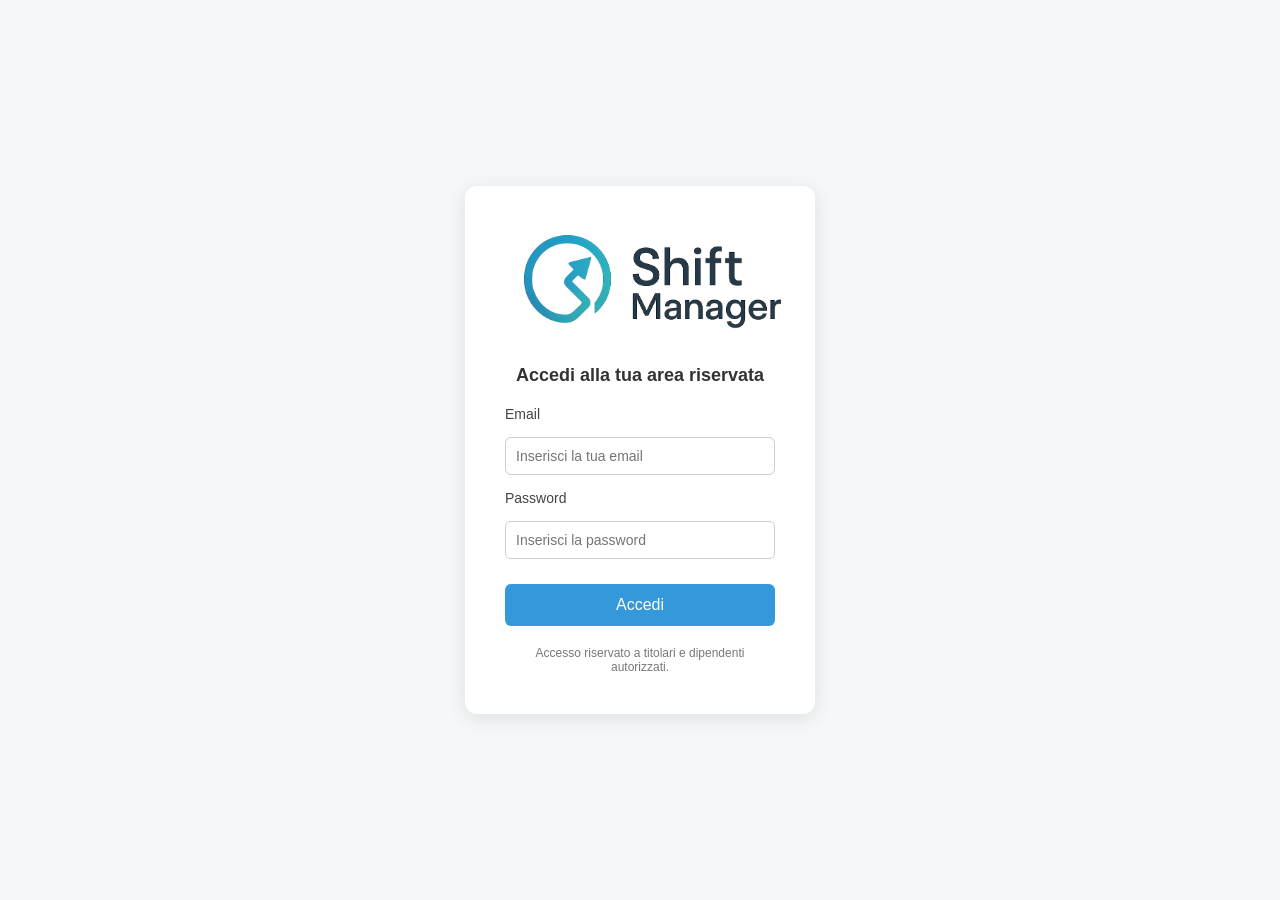
<file: index.html>
<!DOCTYPE html>
<html lang="it">
<head>
    <meta charset="UTF-8">
    <title>Login - SHIFT Manager</title>
    <link rel="stylesheet" href="style.css">
    <link rel="manifest" href="manifest.json">

    <script>
        if ("serviceWorker" in navigator) {
            navigator.serviceWorker.register("service-worker.js");
        }
    </script>
</head>

<body class="login-page">

    <div class="login-container">

        <img src="assets/logo-shift.png" alt="SHIFT Manager" class="logo-shift">

        <h2 class="login-title">Accedi alla tua area riservata</h2>

        <form id="loginForm" class="login-form">

            <label for="email">Email</label>
            <input type="email" id="email" placeholder="Inserisci la tua email" required>

            <label for="password">Password</label>
            <input type="password" id="password" placeholder="Inserisci la password" required>

            <button type="submit" class="login-button">Accedi</button>
        </form>

        <p class="login-note">Accesso riservato a titolari e dipendenti autorizzati.</p>
    </div>

    <script>
        // Database utenti (simulato - in produzione usare backend)
        const users = [
            { email: "admin@shift.com", password: "1234", role: "manager", name: "Admin" },
            { email: "mario@shift.com", password: "1234", role: "lavoratore", name: "Mario Rossi" },
            { email: "luca@shift.com", password: "1234", role: "lavoratore", name: "Luca Bianchi" },
            { email: "anna@shift.com", password: "1234", role: "lavoratore", name: "Anna Verdi" }
        ];

        document.getElementById("loginForm").addEventListener("submit", function(event) {
            event.preventDefault();

            let email = document.getElementById("email").value.trim();
            let password = document.getElementById("password").value;

            const user = users.find(u => u.email === email && u.password === password);

            if (user) {
                // Salva sessione utente
                localStorage.setItem("shift_user", JSON.stringify({
                    email: user.email,
                    role: user.role,
                    name: user.name,
                    loggedIn: true
                }));

                // Redirect in base al ruolo
                if (user.role === "manager") {
                    window.location.href = "manager/index.html";
                } else {
                    window.location.href = "users/index.html";
                }
            } else {
                alert("Credenziali non valide");
            }
        });
    </script>

</body>
</html>
</file>
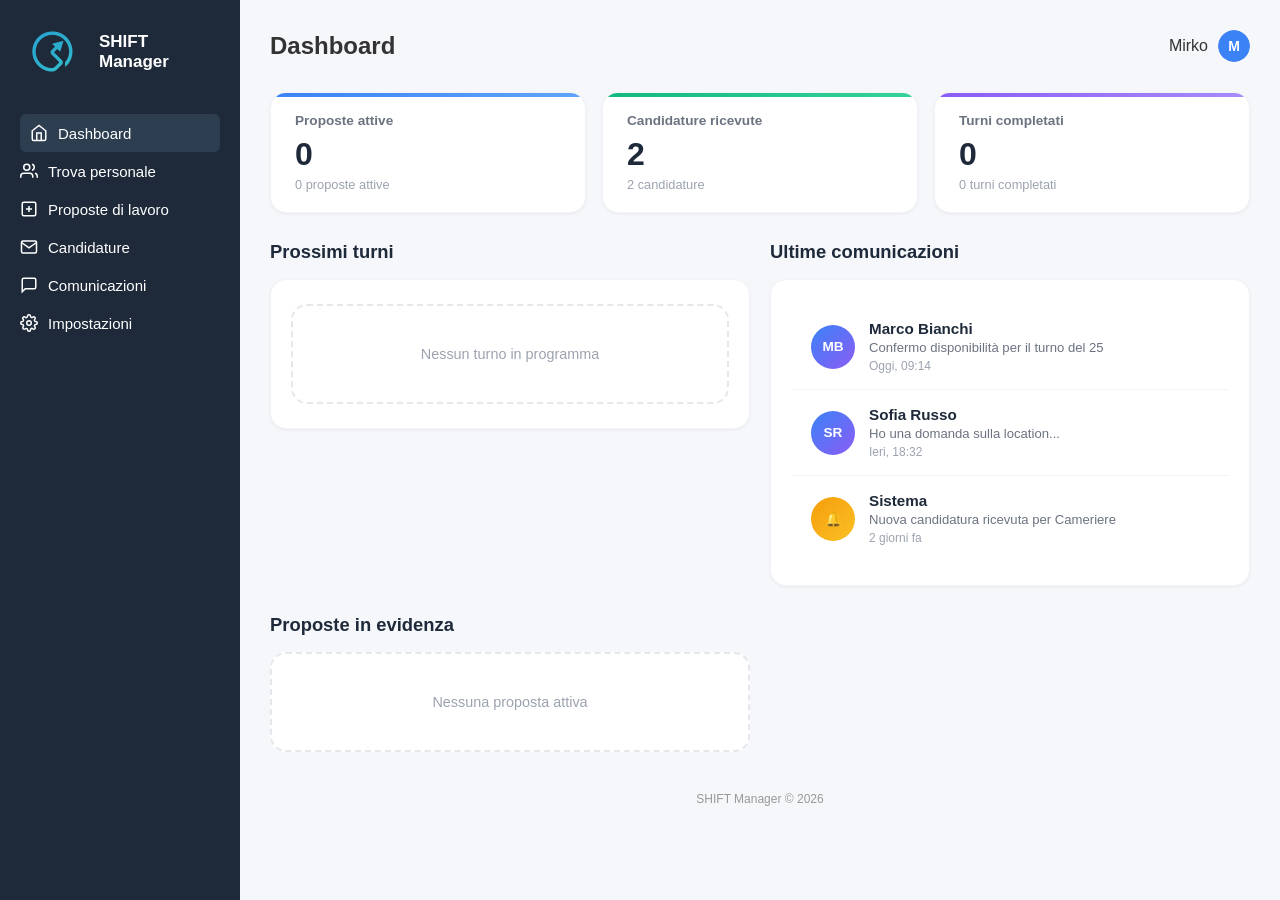
<file: manager/index.html>
<!DOCTYPE html>
<html lang="it">
<head>
  <meta charset="UTF-8" />
  <meta name="viewport" content="width=device-width, initial-scale=1.0" />
  <title>SHIFT Manager – Dashboard</title>
  <link rel="stylesheet" href="../style.css" />
  <style>
    .stats-bar {
      display: grid;
      grid-template-columns: repeat(3, 1fr);
      gap: 16px;
      margin-bottom: 28px;
    }
    .stat-card {
      background: white;
      border-radius: 16px;
      padding: 20px 24px;
      box-shadow: 0 1px 3px rgba(0,0,0,0.06);
      border: 1px solid #f3f4f6;
      cursor: pointer;
      transition: all 0.35s;
      position: relative;
      overflow: hidden;
    }
    .stat-card:hover {
      transform: translateY(-4px);
      box-shadow: 0 12px 40px rgba(0,0,0,0.1);
      border-color: #dbeafe;
    }
    .stat-card::before {
      content: '';
      position: absolute;
      top: 0; left: 0;
      width: 100%; height: 4px;
    }
    .stat-card.blue::before { background: linear-gradient(90deg, #3b82f6, #60a5fa); }
    .stat-card.green::before { background: linear-gradient(90deg, #10b981, #34d399); }
    .stat-card.purple::before { background: linear-gradient(90deg, #8b5cf6, #a78bfa); }
    .stat-card h3 {
      font-size: 0.85rem;
      font-weight: 600;
      color: #6b7280;
      margin: 0 0 8px 0;
    }
    .stat-card .numero {
      font-size: 2rem;
      font-weight: 700;
      color: #1e2a3a;
      margin: 0;
    }
    .stat-card .sub {
      font-size: 0.8rem;
      color: #9ca3af;
      margin-top: 4px;
    }

    .two-columns {
      display: grid;
      grid-template-columns: 1fr 1fr;
      gap: 20px;
      margin-bottom: 28px;
    }
    .column-section h2 {
      font-size: 1.15rem;
      font-weight: 700;
      color: #1e2a3a;
      margin: 0 0 16px 0;
    }
    .panel {
      background: white;
      border-radius: 16px;
      box-shadow: 0 1px 3px rgba(0,0,0,0.06);
      border: 1px solid #f3f4f6;
      overflow: hidden;
    }
    .panel-content { padding: 4px 0; }

    .message-row {
      display: flex;
      align-items: center;
      gap: 14px;
      padding: 16px 20px;
      cursor: pointer;
      transition: all 0.2s;
      border-bottom: 1px solid #f3f4f6;
    }
    .message-row:last-child { border-bottom: none; }
    .message-row:hover { background: #f8fafc; }
    .msg-avatar {
      width: 44px;
      height: 44px;
      border-radius: 50%;
      background: linear-gradient(135deg, #3b82f6, #8b5cf6);
      display: flex;
      align-items: center;
      justify-content: center;
      color: white;
      font-size: 0.85rem;
      font-weight: 700;
      flex-shrink: 0;
    }
    .msg-avatar.orange {
      background: linear-gradient(135deg, #f59e0b, #fbbf24);
    }
    .msg-info { flex: 1; min-width: 0; }
    .msg-info h3 {
      font-size: 0.95rem;
      font-weight: 600;
      color: #1e2a3a;
      margin: 0;
    }
    .msg-info p {
      font-size: 0.82rem;
      color: #6b7280;
      margin: 3px 0 0 0;
      white-space: nowrap;
      overflow: hidden;
      text-overflow: ellipsis;
    }
    .msg-badge {
      display: inline-block;
      padding: 3px 10px;
      border-radius: 50px;
      font-size: 0.75rem;
      font-weight: 600;
      margin-top: 4px;
    }
    .msg-badge.green { background: #d1fae5; color: #065f46; }
    .msg-badge.yellow { background: #fef3c7; color: #92400e; }
    .msg-time {
      font-size: 0.75rem;
      color: #9ca3af;
      margin-top: 4px;
      display: block;
    }

    .section-title {
      font-size: 1.15rem;
      font-weight: 700;
      color: #1e2a3a;
      margin: 0 0 16px 0;
    }
    .proposte-grid {
      display: grid;
      grid-template-columns: repeat(2, 1fr);
      gap: 20px;
    }
    .proposta-card {
      background: white;
      border-radius: 16px;
      padding: 0;
      box-shadow: 0 1px 3px rgba(0,0,0,0.06);
      border: 1px solid #f3f4f6;
      cursor: pointer;
      transition: all 0.35s;
      overflow: hidden;
      display: flex;
      flex-direction: column;
    }
    .proposta-card:hover {
      transform: translateY(-4px);
      box-shadow: 0 12px 40px rgba(0,0,0,0.1);
      border-color: #dbeafe;
    }
    .card-header {
      padding: 20px 24px 16px;
      position: relative;
    }
    .card-header::before {
      content: '';
      position: absolute;
      top: 0; left: 0;
      width: 100%; height: 4px;
    }
    .card-header.blue::before { background: linear-gradient(90deg, #3b82f6, #60a5fa); }
    .card-header.green::before { background: linear-gradient(90deg, #10b981, #34d399); }
    .card-header.purple::before { background: linear-gradient(90deg, #8b5cf6, #a78bfa); }
    .card-header .emoji { font-size: 2rem; margin-bottom: 8px; display: block; }
    .card-header h3 {
      font-size: 1.1rem;
      font-weight: 700;
      color: #1e2a3a;
      margin: 0 0 4px 0;
    }
    .card-header p {
      font-size: 0.85rem;
      color: #9ca3af;
      margin: 0;
    }
    .card-body {
      padding: 0 24px 16px;
    }
    .card-tags {
      display: flex;
      flex-wrap: wrap;
      gap: 8px;
    }
    .tag {
      display: inline-flex;
      align-items: center;
      gap: 6px;
      padding: 6px 12px;
      background: #f8fafc;
      border-radius: 8px;
      font-size: 0.82rem;
      color: #4b5563;
    }
    .card-footer-dash {
      padding: 14px 24px;
      display: flex;
      justify-content: space-between;
      align-items: center;
      border-top: 1px solid #f3f4f6;
    }
    .candidati-avatars {
      display: flex;
      gap: 6px;
    }
    .mini-avatar {
      width: 28px;
      height: 28px;
      border-radius: 50%;
      background: linear-gradient(135deg, #3b82f6, #8b5cf6);
      display: flex;
      align-items: center;
      justify-content: center;
      color: white;
      font-size: 0.7rem;
      font-weight: 700;
    }
    .candidati-count {
      font-size: 0.8rem;
      color: #9ca3af;
    }

    .empty-dash {
      text-align: center;
      padding: 40px 20px;
      color: #9ca3af;
      font-size: 0.9rem;
      background: white;
      border-radius: 16px;
      border: 2px dashed #e5e7eb;
    }

    @media (max-width: 768px) {
      .stats-bar { grid-template-columns: 1fr; }
      .two-columns { grid-template-columns: 1fr; }
      .proposte-grid { grid-template-columns: 1fr; }
    }
  </style>
</head>
<body>

  <aside class="sidebar">
    <div class="logo">
      <img src="../assets/logo.png" alt="SHIFT Manager" width="48" height="48" style="border-radius: 12px;" />
      <h2>SHIFT Manager</h2>
    </div>
    <nav class="nav">
      <a href="index.html" class="active">
        <svg width="18" height="18" viewBox="0 0 24 24" fill="none" stroke="currentColor" stroke-width="2">
          <path d="M3 9l9-7 9 7v11a2 2 0 0 1-2 2H5a2 2 0 0 1-2-2z"/>
          <polyline points="9 22 9 12 15 12 15 22"/>
        </svg>
        Dashboard
      </a>
      <a href="lavoratori.html">
        <svg width="18" height="18" viewBox="0 0 24 24" fill="none" stroke="currentColor" stroke-width="2">
          <path d="M17 21v-2a4 4 0 0 0-4-4H5a4 4 0 0 0-4 4v2"/>
          <circle cx="9" cy="7" r="4"/>
          <path d="M23 21v-2a4 4 0 0 0-3-3.87"/>
          <path d="M16 3.13a4 4 0 0 1 0 7.75"/>
        </svg>
        Trova personale
      </a>
      <a href="proposte.html">
        <svg width="18" height="18" viewBox="0 0 24 24" fill="none" stroke="currentColor" stroke-width="2">
          <rect x="3" y="3" width="18" height="18" rx="2" ry="2"/>
          <line x1="12" y1="8" x2="12" y2="16"/>
          <line x1="8" y1="12" x2="16" y2="12"/>
        </svg>
        Proposte di lavoro
      </a>
      <a href="candidature.html">
        <svg width="18" height="18" viewBox="0 0 24 24" fill="none" stroke="currentColor" stroke-width="2">
          <path d="M4 4h16c1.1 0 2 .9 2 2v12c0 1.1-.9 2-2 2H4c-1.1 0-2-.9-2-2V6c0-1.1.9-2 2-2z"/>
          <polyline points="22,6 12,13 2,6"/>
        </svg>
        Candidature
      </a>
      <a href="comunicazioni.html">
        <svg width="18" height="18" viewBox="0 0 24 24" fill="none" stroke="currentColor" stroke-width="2">
          <path d="M21 15a2 2 0 0 1-2 2H7l-4 4V5a2 2 0 0 1 2-2h14a2 2 0 0 1 2 2z"/>
        </svg>
        Comunicazioni
      </a>
      <a href="impostazioni.html">
        <svg width="18" height="18" viewBox="0 0 24 24" fill="none" stroke="currentColor" stroke-width="2">
          <circle cx="12" cy="12" r="3"/>
          <path d="M19.4 15a1.65 1.65 0 0 0 .33 1.82l.06.06a2 2 0 0 1 0 2.83 2 2 0 0 1-2.83 0l-.06-.06a1.65 1.65 0 0 0-1.82-.33 1.65 1.65 0 0 0-1 1.51V21a2 2 0 0 1-2 2 2 2 0 0 1-2-2v-.09A1.65 1.65 0 0 0 9 19.4a1.65 1.65 0 0 0-1.82.33l-.06.06a2 2 0 0 1-2.83 0 2 2 0 0 1 0-2.83l.06-.06A1.65 1.65 0 0 0 4.6 15a1.65 1.65 0 0 0-1.51-1H3a2 2 0 0 1-2-2 2 2 0 0 1 2-2h.09A1.65 1.65 0 0 0 4.6 9a1.65 1.65 0 0 0-.33-1.82l-.06-.06a2 2 0 0 1 0-2.83 2 2 0 0 1 2.83 0l.06.06A1.65 1.65 0 0 0 9 4.6a1.65 1.65 0 0 0 1-1.51V3a2 2 0 0 1 2-2 2 2 0 0 1 2 2v.09a1.65 1.65 0 0 0 1 1.51 1.65 1.65 0 0 0 1.82-.33l.06-.06a2 2 0 0 1 2.83 0 2 2 0 0 1 0 2.83l-.06.06a1.65 1.65 0 0 0-.33 1.82V9a1.65 1.65 0 0 0 1.51 1H21a2 2 0 0 1 2 2 2 2 0 0 1-2 2h-.09a1.65 1.65 0 0 0-1.51 1z"/>
        </svg>
        Impostazioni
      </a>
    </nav>
  </aside>

  <div class="main">
    <header class="header">
      <h1>Dashboard</h1>
      <div class="user-menu">
        <span class="username">Mirko</span>
        <svg width="32" height="32" viewBox="0 0 32 32" style="border-radius:50%">
          <circle cx="16" cy="16" r="16" fill="#3b82f6"/>
          <text x="16" y="21" text-anchor="middle" fill="white" font-size="14" font-weight="bold">M</text>
        </svg>
      </div>
    </header>

    <section class="content">

      <div class="stats-bar" id="statsBar">
        <div class="stat-card blue" onclick="location.href='proposte.html'">
          <h3>Proposte attive</h3>
          <p class="numero" id="statProposte">0</p>
          <p class="sub" id="subProposte">—</p>
        </div>
        <div class="stat-card green" onclick="location.href='candidature.html?id=cameriere-001'">
          <h3>Candidature ricevute</h3>
          <p class="numero" id="statCandidature">0</p>
          <p class="sub" id="subCandidature">—</p>
        </div>
        <div class="stat-card purple" onclick="location.href='impostazioni.html'">
          <h3>Turni completati</h3>
          <p class="numero" id="statCompletati">0</p>
          <p class="sub" id="subCompletati">—</p>
        </div>
      </div>

      <div class="two-columns">

        <div class="column-section">
          <h2>Prossimi turni</h2>
          <div class="panel">
            <div class="panel-content" id="prossimiTurni"></div>
          </div>
        </div>

        <div class="column-section">
          <h2>Ultime comunicazioni</h2>
          <div class="panel">
            <div class="panel-content" id="ultimeComunicazioni">
              <div class="message-row" onclick="location.href='comunicazioni.html'">
                <div class="msg-avatar">MB</div>
                <div class="msg-info">
                  <h3>Marco Bianchi</h3>
                  <p>Confermo disponibilità per il turno del 25</p>
                  <span class="msg-time">Oggi, 09:14</span>
                </div>
              </div>
              <div class="message-row" onclick="location.href='comunicazioni.html'">
                <div class="msg-avatar">SR</div>
                <div class="msg-info">
                  <h3>Sofia Russo</h3>
                  <p>Ho una domanda sulla location...</p>
                  <span class="msg-time">Ieri, 18:32</span>
                </div>
              </div>
              <div class="message-row" onclick="location.href='comunicazioni.html'">
                <div class="msg-avatar orange">🔔</div>
                <div class="msg-info">
                  <h3>Sistema</h3>
                  <p>Nuova candidatura ricevuta per Cameriere</p>
                  <span class="msg-time">2 giorni fa</span>
                </div>
              </div>
            </div>
          </div>
        </div>

      </div>

      <h2 class="section-title">Proposte in evidenza</h2>
      <div class="proposte-grid" id="proposteEvidenza"></div>

    </section>

    <footer class="footer">SHIFT Manager © 2026</footer>
  </div>

  <script>
    const PROPOSTE = [
      {
        id: 'cameriere-001',
        ruolo: 'cameriere',
        data: '2026-06-25',
        dataLabel: 'Gio 25 Giu',
        orario: '18:00–23:00',
        compenso: '60€',
        luogo: 'Ristorante La Pergola, Roma',
        stato: 'attiva',
        candidature: [
          { nome: 'Marco Bianchi', avatar: 'MB', score: 94 },
          { nome: 'Sofia Russo', avatar: 'SR', score: 91 }
        ]
      }
    ];

    const RUOLO_EMOJI = {
      aiuto_cuoco: '🍳', cuoco: '👨‍🍳', pizzaiolo: '🍕', barman: '🍸',
      cameriere: '🍽️', runner: '🥂', pulizie: '🧹', sommelier: '🍷'
    };
    const RUOLO_NOME = {
      aiuto_cuoco: 'Aiuto cuoco', cuoco: 'Cuoco', pizzaiolo: 'Pizzaiolo',
      barman: 'Barman', cameriere: 'Cameriere', runner: 'Runner',
      pulizie: 'Pulizie', sommelier: 'Sommelier'
    };

    function getStatoEffettivo(p) {
      if (p.stato === 'completata') return 'completata';
      const oggi = new Date();
      oggi.setHours(0, 0, 0, 0);
      const d = new Date(p.data + 'T00:00:00');
      if (d < oggi && p.stato === 'attiva') return 'scaduta';
      return p.stato;
    }

    function renderDashboard() {
      const attive = PROPOSTE.filter(p => getStatoEffettivo(p) === 'attiva');
      const candidatureTotali = PROPOSTE.reduce((sum, p) => sum + (p.candidature?.length || 0), 0);
      const completate = PROPOSTE.filter(p => getStatoEffettivo(p) === 'completata').length;

      document.getElementById('statProposte').textContent = attive.length;
      document.getElementById('subProposte').textContent = attive.length === 1 ? '1 proposta attiva' : attive.length + ' proposte attive';
      document.getElementById('statCandidature').textContent = candidatureTotali;
      document.getElementById('subCandidature').textContent = candidatureTotali === 1 ? '1 candidatura' : candidatureTotali + ' candidature';
      document.getElementById('statCompletati').textContent = completate;
      document.getElementById('subCompletati').textContent = completate === 1 ? '1 turno completato' : completate + ' turni completati';

      const turniContainer = document.getElementById('prossimiTurni');
      const prossimi = attive.slice().sort((a, b) => new Date(a.data) - new Date(b.data)).slice(0, 3);

      if (prossimi.length === 0) {
        turniContainer.innerHTML = '<div class="empty-dash">Nessun turno in programma</div>';
      } else {
        turniContainer.innerHTML = prossimi.map(p => {
          const emoji = RUOLO_EMOJI[p.ruolo] || '📋';
          const nomeRuolo = RUOLO_NOME[p.ruolo] || p.ruolo;
          const numCand = p.candidature?.length || 0;

          return `
            <div class="message-row" onclick="location.href='candidature.html?id=${p.id}'">
              <div class="msg-avatar">${emoji}</div>
              <div class="msg-info">
                <h3>${nomeRuolo} — ${p.luogo}</h3>
                <p>${p.dataLabel} • ${p.orario} • ${p.compenso}</p>
                ${numCand > 0
                  ? `<span class="msg-badge green">${numCand} candidat${numCand === 1 ? 'a' : 'e'}</span>`
                  : `<span class="msg-badge yellow">In attesa</span>`
                }
              </div>
            </div>
          `;
        }).join('');
      }

      const evidenzaContainer = document.getElementById('proposteEvidenza');
      const inEvidenza = attive.slice(0, 2);
      const colori = ['blue', 'green'];

      if (inEvidenza.length === 0) {
        evidenzaContainer.innerHTML = '<div class="empty-dash">Nessuna proposta attiva</div>';
      } else {
        evidenzaContainer.innerHTML = inEvidenza.map((p, i) => {
          const emoji = RUOLO_EMOJI[p.ruolo] || '📋';
          const nomeRuolo = RUOLO_NOME[p.ruolo] || p.ruolo;
          const numCand = p.candidature?.length || 0;
          const avatars = (p.candidature || []).slice(0, 3).map(c =>
            `<div class="mini-avatar">${c.avatar}</div>`
          ).join('');

          return `
            <div class="proposta-card" onclick="location.href='candidature.html?id=${p.id}'">
              <div class="card-header ${colori[i % 2]}">
                <span class="emoji">${emoji}</span>
                <h3>${nomeRuolo}</h3>
                <p>${p.luogo}</p>
              </div>
              <div class="card-body">
                <div class="card-tags">
                  <span class="tag">📅 ${p.dataLabel}</span>
                  <span class="tag">🕐 ${p.orario}</span>
                  <span class="tag">💰 ${p.compenso}</span>
                </div>
              </div>
              <div class="card-footer-dash">
                <div class="candidati-avatars">
                  ${avatars}
                </div>
                <span class="candidati-count">${numCand} candidat${numCand === 1 ? 'a' : 'e'}</span>
              </div>
            </div>
          `;
        }).join('');
      }
    }

    document.addEventListener('DOMContentLoaded', renderDashboard);
  </script>

</body>
</html>
</file>
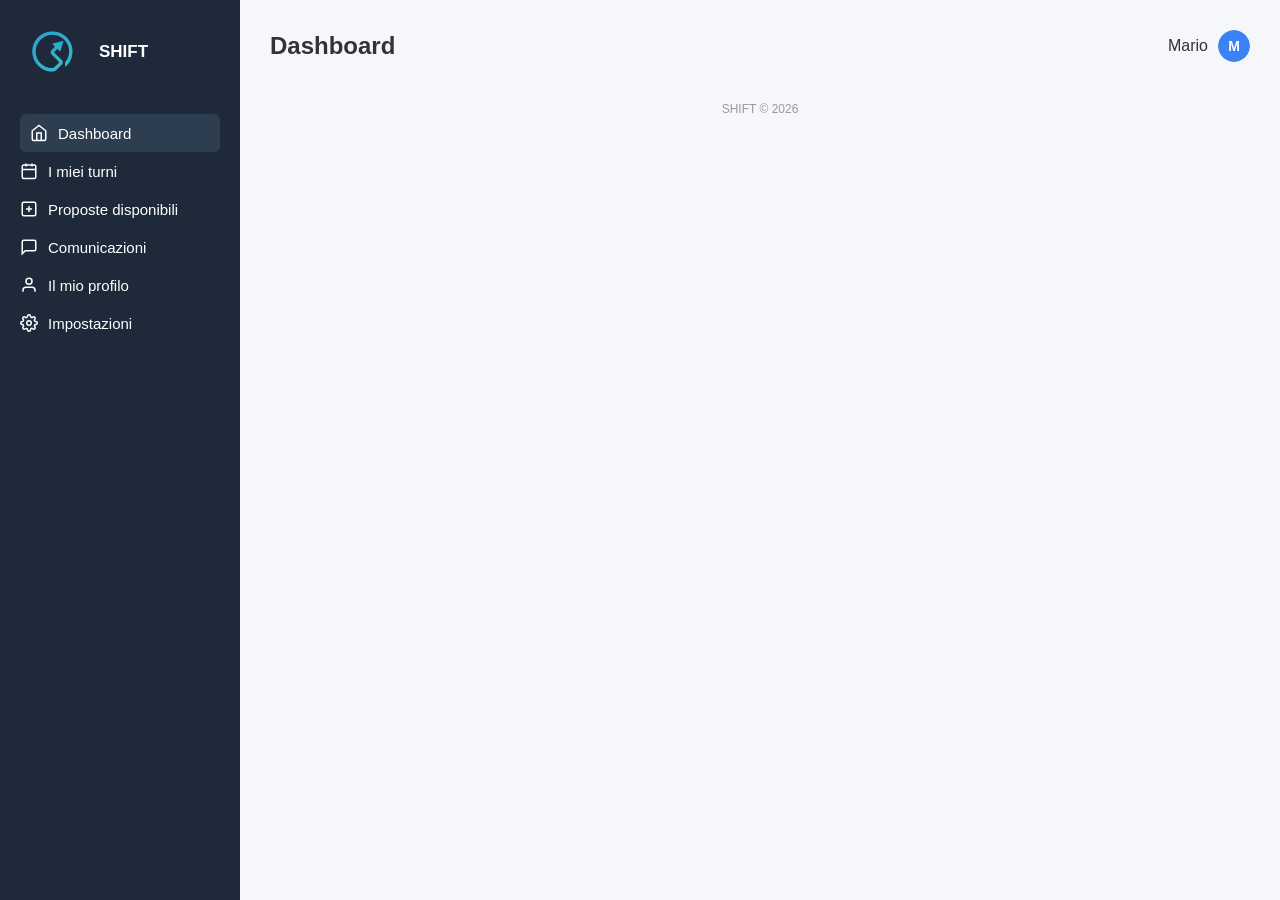
<file: users/index.html>
<!DOCTYPE html>
<html lang="it">
<head>
  <meta charset="UTF-8" />
  <meta name="viewport" content="width=device-width, initial-scale=1.0" />
  <title>SHIFT – Area Lavoratore</title>
  <link rel="stylesheet" href="../style.css" />
</head>
<body>

  <aside class="sidebar">
    <div class="logo">
      <img src="../assets/logo.png" alt="SHIFT" width="48" height="48" style="border-radius: 12px;" />
      <h2>SHIFT</h2>
    </div>
    <nav class="nav">
      <a href="index.html" class="active">
        <svg width="18" height="18" viewBox="0 0 24 24" fill="none" stroke="currentColor" stroke-width="2">
          <path d="M3 9l9-7 9 7v11a2 2 0 0 1-2 2H5a2 2 0 0 1-2-2z"/>
          <polyline points="9 22 9 12 15 12 15 22"/>
        </svg>
        Dashboard
      </a>
      <a href="i_miei_turni.html">
        <svg width="18" height="18" viewBox="0 0 24 24" fill="none" stroke="currentColor" stroke-width="2">
          <rect x="3" y="4" width="18" height="18" rx="2" ry="2"/>
          <line x1="16" y1="2" x2="16" y2="6"/>
          <line x1="8" y1="2" x2="8" y2="6"/>
          <line x1="3" y1="10" x2="21" y2="10"/>
        </svg>
        I miei turni
      </a>
      <a href="proposte_disponibili.html">
        <svg width="18" height="18" viewBox="0 0 24 24" fill="none" stroke="currentColor" stroke-width="2">
          <rect x="3" y="3" width="18" height="18" rx="2" ry="2"/>
          <line x1="12" y1="8" x2="12" y2="16"/>
          <line x1="8" y1="12" x2="16" y2="12"/>
        </svg>
        Proposte disponibili
      </a>
      <a href="comunicazioni.html">
        <svg width="18" height="18" viewBox="0 0 24 24" fill="none" stroke="currentColor" stroke-width="2">
          <path d="M21 15a2 2 0 0 1-2 2H7l-4 4V5a2 2 0 0 1 2-2h14a2 2 0 0 1 2 2z"/>
        </svg>
        Comunicazioni
      </a>
      <a href="profilo.html">
        <svg width="18" height="18" viewBox="0 0 24 24" fill="none" stroke="currentColor" stroke-width="2">
          <path d="M20 21v-2a4 4 0 0 0-4-4H8a4 4 0 0 0-4 4v2"/>
          <circle cx="12" cy="7" r="4"/>
        </svg>
        Il mio profilo
      </a>
      <a href="impostazioni.html">
        <svg width="18" height="18" viewBox="0 0 24 24" fill="none" stroke="currentColor" stroke-width="2">
          <circle cx="12" cy="12" r="3"/>
          <path d="M19.4 15a1.65 1.65 0 0 0 .33 1.82l.06.06a2 2 0 0 1 0 2.83 2 2 0 0 1-2.83 0l-.06-.06a1.65 1.65 0 0 0-1.82-.33 1.65 1.65 0 0 0-1 1.51V21a2 2 0 0 1-2 2 2 2 0 0 1-2-2v-.09A1.65 1.65 0 0 0 9 19.4a1.65 1.65 0 0 0-1.82.33l-.06.06a2 2 0 0 1-2.83 0 2 2 0 0 1 0-2.83l.06-.06A1.65 1.65 0 0 0 4.6 15a1.65 1.65 0 0 0-1.51-1H3a2 2 0 0 1-2-2 2 2 0 0 1 2-2h.09A1.65 1.65 0 0 0 4.6 9a1.65 1.65 0 0 0-.33-1.82l-.06-.06a2 2 0 0 1 0-2.83 2 2 0 0 1 2.83 0l.06.06A1.65 1.65 0 0 0 9 4.6a1.65 1.65 0 0 0 1-1.51V3a2 2 0 0 1 2-2 2 2 0 0 1 2 2v.09a1.65 1.65 0 0 0 1 1.51 1.65 1.65 0 0 0 1.82-.33l.06-.06a2 2 0 0 1 2.83 0 2 2 0 0 1 0 2.83l-.06.06a1.65 1.65 0 0 0-.33 1.82V9a1.65 1.65 0 0 0 1.51 1H21a2 2 0 0 1 2 2 2 2 0 0 1-2 2h-.09a1.65 1.65 0 0 0-1.51 1z"/>
        </svg>
        Impostazioni
      </a>
    </nav>
  </aside>

  <div class="main">
    <header class="header">
      <h1>Dashboard</h1>
      <div class="user-menu">
        <span class="username">Mario</span>
        <svg width="32" height="32" viewBox="0 0 32 32" style="border-radius:50%">
          <circle cx="16" cy="16" r="16" fill="#3b82f6"/>
          <text x="16" y="21" text-anchor="middle" fill="white" font-size="14" font-weight="bold">M</text>
        </svg>
      </div>
    </header>

    <section class="content">
      <!-- CONTENUTO DA INSERIRE -->
    </section>

    <footer class="footer">SHIFT © 2026</footer>
  </div>

</body>
</html>
</file>
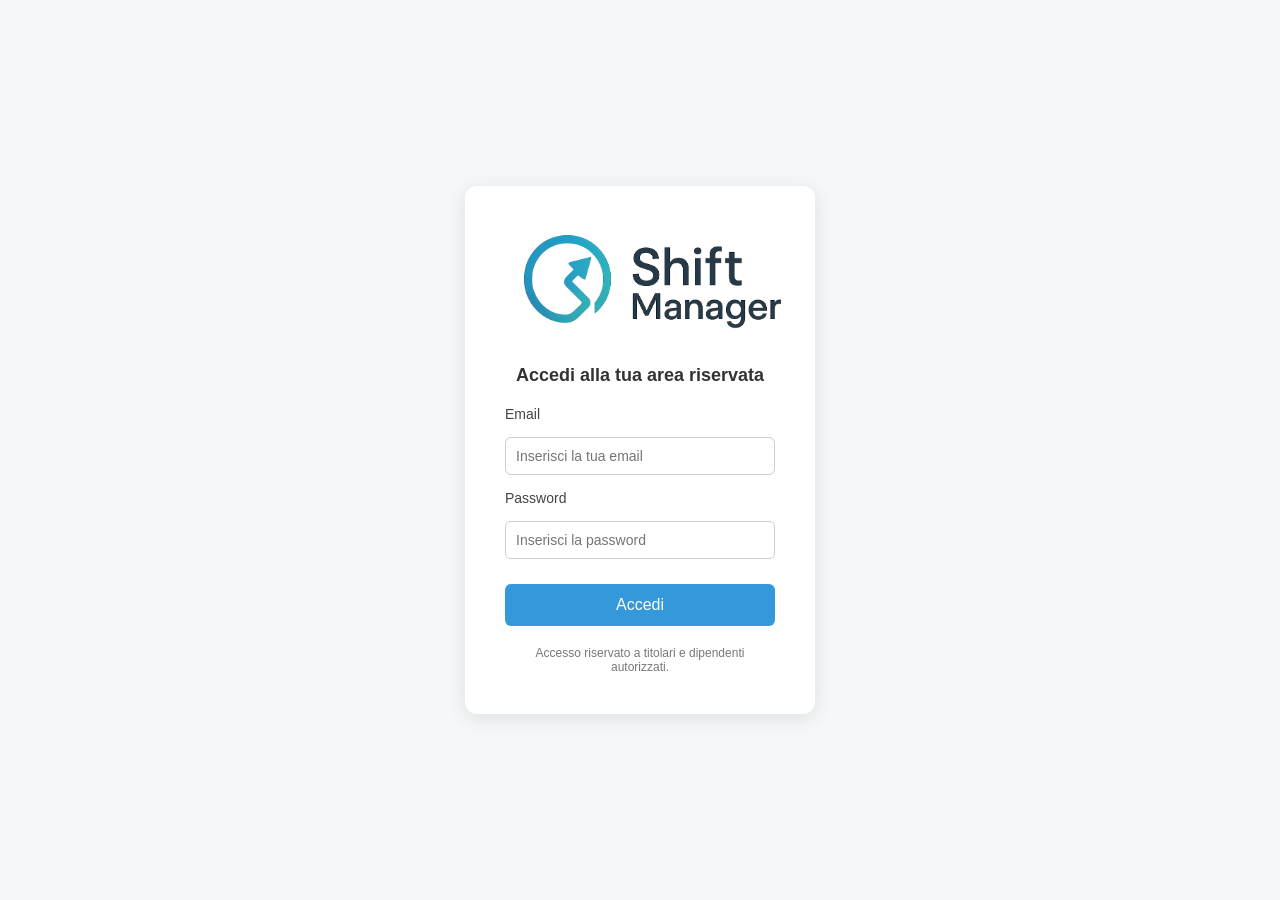
<file: login.html>
<!DOCTYPE html>
<html lang="it">
<head>
    <meta charset="UTF-8">
    <title>Login - SHIFT Manager</title>
    <link rel="stylesheet" href="style.css">
    <link rel="manifest" href="manifest.json">

    <script>
        if ("serviceWorker" in navigator) {
            navigator.serviceWorker.register("service-worker.js");
        }
    </script>
</head>

<body class="login-page">

    <div class="login-container">

        <img src="assets/logo-shift.png" alt="SHIFT Manager" class="logo-shift">

        <h2 class="login-title">Accedi alla tua area riservata</h2>

        <form id="loginForm" class="login-form">

            <label for="email">Email</label>
            <input type="email" id="email" placeholder="Inserisci la tua email" required>

            <label for="password">Password</label>
            <input type="password" id="password" placeholder="Inserisci la password" required>

            <button type="submit" class="login-button">Accedi</button>
        </form>

        <p class="login-note">Accesso riservato a titolari e dipendenti autorizzati.</p>
    </div>

    <script>
        // Database utenti (simulato - in produzione usare backend)
        const users = [
            { email: "admin@shift.com", password: "1234", role: "manager", name: "Admin" },
            { email: "mario@shift.com", password: "1234", role: "lavoratore", name: "Mario Rossi" },
            { email: "luca@shift.com", password: "1234", role: "lavoratore", name: "Luca Bianchi" },
            { email: "anna@shift.com", password: "1234", role: "lavoratore", name: "Anna Verdi" }
        ];

        document.getElementById("loginForm").addEventListener("submit", function(event) {
            event.preventDefault();

            let email = document.getElementById("email").value.trim();
            let password = document.getElementById("password").value;

            const user = users.find(u => u.email === email && u.password === password);

            if (user) {
                // Salva sessione utente
                localStorage.setItem("shift_user", JSON.stringify({
                    email: user.email,
                    role: user.role,
                    name: user.name,
                    loggedIn: true
                }));

                // Redirect in base al ruolo
                if (user.role === "manager") {
                    window.location.href = "manager/index.html";
                } else {
                    window.location.href = "users/index.html";
                }
            } else {
                alert("Credenziali non valide");
            }
        });
    </script>

</body>
</html>
</file>
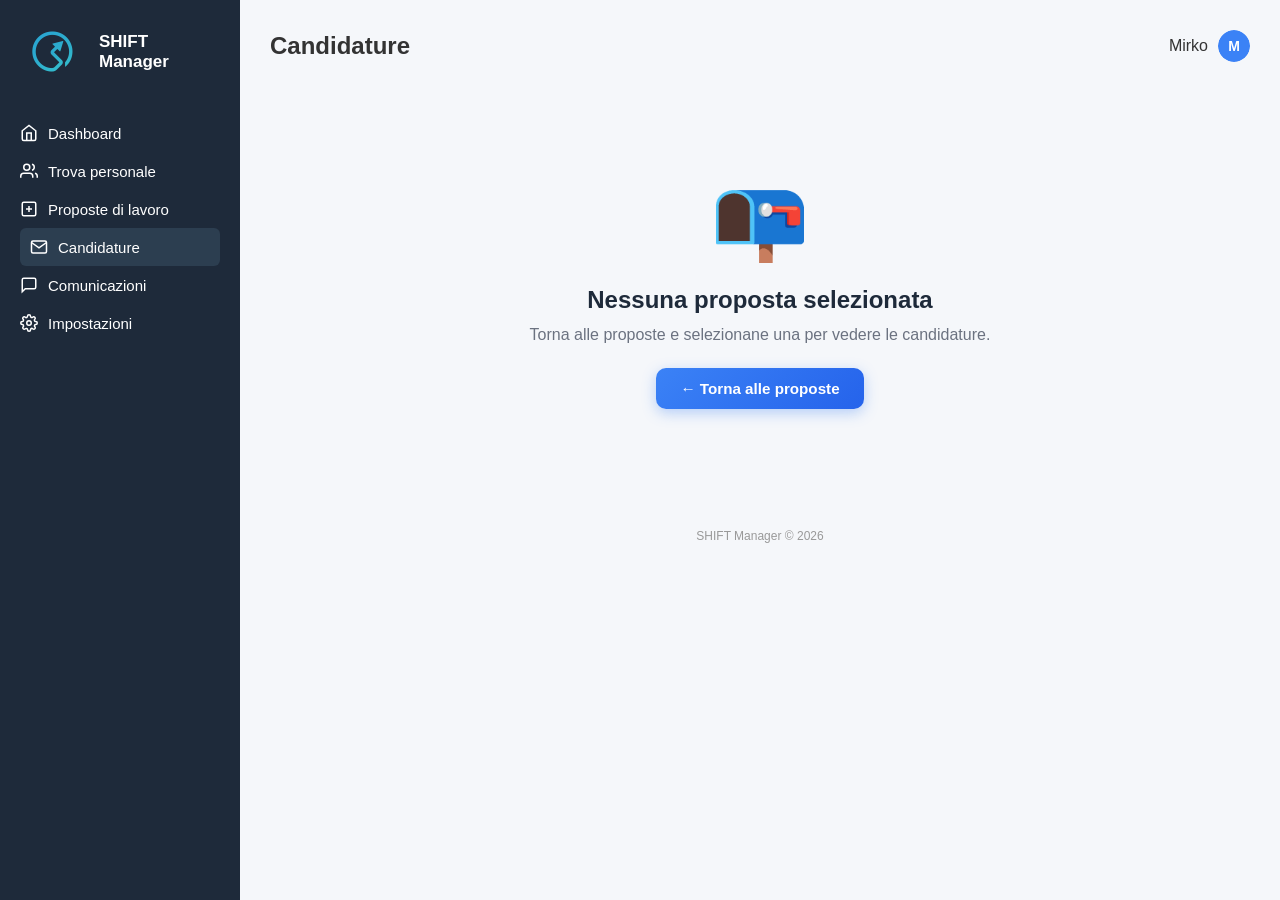
<file: manager/candidature.html>
<!DOCTYPE html>
<html lang="it">
<head>
  <meta charset="UTF-8" />
  <meta name="viewport" content="width=device-width, initial-scale=1.0" />
  <title>Candidature – SHIFT Manager</title>
  <link rel="stylesheet" href="../style.css" />
  <style>
    .section-header {
      display: flex;
      justify-content: space-between;
      align-items: center;
      margin-bottom: 28px;
    }
    .section-title-group h1 {
      font-size: 1.6rem;
      font-weight: 700;
      color: #1e2a3a;
      margin: 0;
    }
    .section-title-group p {
      font-size: 0.9rem;
      color: #6b7280;
      margin: 4px 0 0 0;
    }

    .btn-primary {
      background: linear-gradient(135deg, #3b82f6, #2563eb);
      color: white;
      padding: 12px 24px;
      border: none;
      border-radius: 10px;
      font-size: 0.95rem;
      font-weight: 600;
      cursor: pointer;
      display: inline-flex;
      align-items: center;
      gap: 8px;
      transition: all 0.3s;
      box-shadow: 0 4px 14px rgba(59, 130, 246, 0.35);
    }
    .btn-primary:hover {
      transform: translateY(-2px);
      box-shadow: 0 8px 25px rgba(59, 130, 246, 0.45);
    }

    .btn-outline {
      padding: 10px 20px;
      border-radius: 10px;
      border: 1.5px solid #e5e7eb;
      background: white;
      color: #6b7280;
      font-size: 0.9rem;
      font-weight: 600;
      cursor: pointer;
      transition: all 0.2s;
      display: inline-flex;
      align-items: center;
      gap: 6px;
    }
    .btn-outline:hover {
      background: #f9fafb;
      border-color: #d1d5db;
    }

    .btn-success {
      background: linear-gradient(135deg, #10b981, #059669);
      color: white;
      padding: 12px 24px;
      border: none;
      border-radius: 10px;
      font-size: 0.95rem;
      font-weight: 600;
      cursor: pointer;
      display: inline-flex;
      align-items: center;
      gap: 8px;
      transition: all 0.3s;
      box-shadow: 0 4px 14px rgba(16, 185, 129, 0.35);
    }
    .btn-success:hover {
      transform: translateY(-2px);
      box-shadow: 0 8px 25px rgba(16, 185, 129, 0.45);
    }

    .proposta-info-bar {
      background: white;
      border-radius: 16px;
      padding: 24px 28px;
      margin-bottom: 28px;
      box-shadow: 0 1px 3px rgba(0,0,0,0.06);
      border: 1px solid #f3f4f6;
      display: flex;
      justify-content: space-between;
      align-items: center;
      flex-wrap: wrap;
      gap: 16px;
    }
    .proposta-info-left {
      display: flex;
      align-items: center;
      gap: 16px;
    }
    .proposta-info-emoji {
      font-size: 2.5rem;
    }
    .proposta-info-text h2 {
      font-size: 1.2rem;
      font-weight: 700;
      color: #1e2a3a;
      margin: 0;
    }
    .proposta-info-text p {
      font-size: 0.85rem;
      color: #6b7280;
      margin: 4px 0 0 0;
    }
    .proposta-info-tags {
      display: flex;
      gap: 10px;
      flex-wrap: wrap;
    }
    .info-tag {
      display: inline-flex;
      align-items: center;
      gap: 6px;
      padding: 8px 14px;
      background: #f8fafc;
      border-radius: 8px;
      font-size: 0.85rem;
      color: #4b5563;
      font-weight: 500;
    }

    .candidati-grid {
      display: grid;
      grid-template-columns: repeat(2, 1fr);
      gap: 20px;
    }

    .candidato-card {
      background: white;
      border-radius: 16px;
      padding: 0;
      box-shadow: 0 1px 3px rgba(0,0,0,0.06);
      border: 1px solid #f3f4f6;
      overflow: hidden;
      transition: all 0.35s;
    }
    .candidato-card:hover {
      transform: translateY(-4px);
      box-shadow: 0 12px 40px rgba(0,0,0,0.1);
      border-color: #dbeafe;
    }

    .candidato-header {
      padding: 24px 24px 20px;
      display: flex;
      align-items: center;
      gap: 16px;
      border-bottom: 1px solid #f3f4f6;
      position: relative;
    }
    .candidato-header::before {
      content: '';
      position: absolute;
      top: 0;
      left: 0;
      width: 100%;
      height: 4px;
      background: linear-gradient(90deg, #3b82f6, #8b5cf6);
    }
    .candidato-avatar {
      width: 56px;
      height: 56px;
      border-radius: 50%;
      background: linear-gradient(135deg, #3b82f6, #8b5cf6);
      display: flex;
      align-items: center;
      justify-content: center;
      color: white;
      font-size: 1.1rem;
      font-weight: 700;
      flex-shrink: 0;
    }
    .candidato-header-info {
      flex: 1;
      min-width: 0;
    }
    .candidato-header-info h3 {
      font-size: 1.1rem;
      font-weight: 700;
      color: #1e2a3a;
      margin: 0;
    }
    .candidato-header-info p {
      font-size: 0.8rem;
      color: #9ca3af;
      margin: 2px 0 0 0;
    }
    .candidato-score-badge {
      background: linear-gradient(135deg, #fbbf24, #f59e0b);
      color: white;
      padding: 6px 14px;
      border-radius: 12px;
      font-size: 1rem;
      font-weight: 700;
    }

    .candidato-body {
      padding: 20px 24px;
    }
    .candidato-stats-row {
      display: grid;
      grid-template-columns: repeat(3, 1fr);
      gap: 12px;
      margin-bottom: 20px;
    }
    .candidato-stat {
      text-align: center;
      padding: 12px;
      background: #f8fafc;
      border-radius: 10px;
    }
    .candidato-stat h4 {
      font-size: 1.1rem;
      font-weight: 700;
      color: #1e2a3a;
      margin: 0;
    }
    .candidato-stat p {
      font-size: 0.75rem;
      color: #6b7280;
      margin: 4px 0 0 0;
    }

    .candidato-skills {
      display: flex;
      flex-wrap: wrap;
      gap: 8px;
      margin-bottom: 20px;
    }
    .skill-tag {
      padding: 6px 12px;
      border-radius: 50px;
      font-size: 0.8rem;
      font-weight: 500;
    }
    .skill-tag.active {
      background: #dbeafe;
      color: #1e40af;
    }
    .skill-tag.inactive {
      background: #f3f4f6;
      color: #9ca3af;
    }

    .candidato-note {
      background: #f8fafc;
      border-radius: 10px;
      padding: 14px 16px;
      font-size: 0.85rem;
      color: #4b5563;
      line-height: 1.5;
      margin-bottom: 20px;
    }

    .candidato-actions {
      display: flex;
      gap: 10px;
    }
    .candidato-actions button {
      flex: 1;
      padding: 10px 16px;
      border-radius: 10px;
      border: none;
      font-size: 0.85rem;
      font-weight: 600;
      cursor: pointer;
      transition: all 0.2s;
      display: flex;
      align-items: center;
      justify-content: center;
      gap: 6px;
    }
    .btn-accetta {
      background: linear-gradient(135deg, #10b981, #059669);
      color: white;
    }
    .btn-accetta:hover {
      box-shadow: 0 4px 12px rgba(16, 185, 129, 0.3);
    }
    .btn-rifiuta {
      background: #f3f4f6;
      color: #6b7280;
    }
    .btn-rifiuta:hover {
      background: #fee2e2;
      color: #dc2626;
    }
    .btn-contatta {
      background: #eff6ff;
      color: #3b82f6;
    }
    .btn-contatta:hover {
      background: #3b82f6;
      color: white;
    }

    .empty-candidati {
      text-align: center;
      padding: 60px 20px;
      background: white;
      border-radius: 16px;
      border: 2px dashed #e5e7eb;
    }
    .empty-candidati .emoji { font-size: 4rem; margin-bottom: 16px; }
    .empty-candidati h3 {
      font-size: 1.3rem;
      font-weight: 700;
      color: #1e2a3a;
      margin: 0 0 8px 0;
    }
    .empty-candidati p {
      font-size: 0.95rem;
      color: #6b7280;
      margin: 0 0 24px 0;
    }

    .not-found {
      text-align: center;
      padding: 80px 20px;
    }
    .not-found .emoji { font-size: 5rem; margin-bottom: 20px; }
    .not-found h2 {
      font-size: 1.5rem;
      font-weight: 700;
      color: #1e2a3a;
      margin: 0 0 12px 0;
    }
    .not-found p {
      font-size: 1rem;
      color: #6b7280;
      margin: 0 0 24px 0;
    }

    @media (max-width: 768px) {
      .candidati-grid { grid-template-columns: 1fr; }
      .candidato-stats-row { grid-template-columns: 1fr; }
      .proposta-info-bar { flex-direction: column; align-items: flex-start; }
      .section-header { flex-direction: column; align-items: flex-start; gap: 16px; }
    }
  </style>
</head>
<body>

  <aside class="sidebar">
    <div class="logo">
      <img src="../assets/logo.png" alt="SHIFT Manager" width="48" height="48" style="border-radius: 12px;" />
      <h2>SHIFT Manager</h2>
    </div>
    <nav class="nav">
      <a href="index.html">
        <svg width="18" height="18" viewBox="0 0 24 24" fill="none" stroke="currentColor" stroke-width="2">
          <path d="M3 9l9-7 9 7v11a2 2 0 0 1-2 2H5a2 2 0 0 1-2-2z"/>
          <polyline points="9 22 9 12 15 12 15 22"/>
        </svg>
        Dashboard
      </a>
      <a href="lavoratori.html">
        <svg width="18" height="18" viewBox="0 0 24 24" fill="none" stroke="currentColor" stroke-width="2">
          <path d="M17 21v-2a4 4 0 0 0-4-4H5a4 4 0 0 0-4 4v2"/>
          <circle cx="9" cy="7" r="4"/>
          <path d="M23 21v-2a4 4 0 0 0-3-3.87"/>
          <path d="M16 3.13a4 4 0 0 1 0 7.75"/>
        </svg>
        Trova personale
      </a>
      <a href="proposte.html">
        <svg width="18" height="18" viewBox="0 0 24 24" fill="none" stroke="currentColor" stroke-width="2">
          <rect x="3" y="3" width="18" height="18" rx="2" ry="2"/>
          <line x1="12" y1="8" x2="12" y2="16"/>
          <line x1="8" y1="12" x2="16" y2="12"/>
        </svg>
        Proposte di lavoro
      </a>
      <a href="candidature.html" class="active">
        <svg width="18" height="18" viewBox="0 0 24 24" fill="none" stroke="currentColor" stroke-width="2">
          <path d="M4 4h16c1.1 0 2 .9 2 2v12c0 1.1-.9 2-2 2H4c-1.1 0-2-.9-2-2V6c0-1.1.9-2 2-2z"/>
          <polyline points="22,6 12,13 2,6"/>
        </svg>
        Candidature
      </a>
      <a href="comunicazioni.html">
        <svg width="18" height="18" viewBox="0 0 24 24" fill="none" stroke="currentColor" stroke-width="2">
          <path d="M21 15a2 2 0 0 1-2 2H7l-4 4V5a2 2 0 0 1 2-2h14a2 2 0 0 1 2 2z"/>
        </svg>
        Comunicazioni
      </a>
      <a href="impostazioni.html">
        <svg width="18" height="18" viewBox="0 0 24 24" fill="none" stroke="currentColor" stroke-width="2">
          <circle cx="12" cy="12" r="3"/>
          <path d="M19.4 15a1.65 1.65 0 0 0 .33 1.82l.06.06a2 2 0 0 1 0 2.83 2 2 0 0 1-2.83 0l-.06-.06a1.65 1.65 0 0 0-1.82-.33 1.65 1.65 0 0 0-1 1.51V21a2 2 0 0 1-2 2 2 2 0 0 1-2-2v-.09A1.65 1.65 0 0 0 9 19.4a1.65 1.65 0 0 0-1.82.33l-.06.06a2 2 0 0 1-2.83 0 2 2 0 0 1 0-2.83l.06-.06A1.65 1.65 0 0 0 4.6 15a1.65 1.65 0 0 0-1.51-1H3a2 2 0 0 1-2-2 2 2 0 0 1 2-2h.09A1.65 1.65 0 0 0 4.6 9a1.65 1.65 0 0 0-.33-1.82l-.06-.06a2 2 0 0 1 0-2.83 2 2 0 0 1 2.83 0l.06.06A1.65 1.65 0 0 0 9 4.6a1.65 1.65 0 0 0 1-1.51V3a2 2 0 0 1 2-2 2 2 0 0 1 2 2v.09a1.65 1.65 0 0 0 1 1.51 1.65 1.65 0 0 0 1.82-.33l.06-.06a2 2 0 0 1 2.83 0 2 2 0 0 1 0 2.83l-.06.06a1.65 1.65 0 0 0-.33 1.82V9a1.65 1.65 0 0 0 1.51 1H21a2 2 0 0 1 2 2 2 2 0 0 1-2 2h-.09a1.65 1.65 0 0 0-1.51 1z"/>
        </svg>
        Impostazioni
      </a>
    </nav>
  </aside>

  <div class="main">
    <header class="header">
      <h1>Candidature</h1>
      <div class="user-menu">
        <span class="username">Mirko</span>
        <svg width="32" height="32" viewBox="0 0 32 32" style="border-radius:50%">
          <circle cx="16" cy="16" r="16" fill="#3b82f6"/>
          <text x="16" y="21" text-anchor="middle" fill="white" font-size="14" font-weight="bold">M</text>
        </svg>
      </div>
    </header>

    <section class="content" id="contentArea">
      <!-- Popolato dinamicamente -->
    </section>

    <footer class="footer">SHIFT Manager © 2026</footer>
  </div>

  <script>
    const RUOLO_EMOJI = {
      aiuto_cuoco: '🍳', cuoco: '👨‍🍳', pizzaiolo: '🍕', barman: '🍸',
      cameriere: '🍽️', runner: '🥂', pulizie: '🧹', sommelier: '🍷'
    };
    const RUOLO_NOME = {
      aiuto_cuoco: 'Aiuto cuoco', cuoco: 'Cuoco', pizzaiolo: 'Pizzaiolo',
      barman: 'Barman', cameriere: 'Cameriere', runner: 'Runner',
      pulizie: 'Pulizie', sommelier: 'Sommelier'
    };

    const PROPOSTE = [
      {
        id: 'cameriere-001',
        ruolo: 'cameriere',
        dataLabel: 'Gio 25 Giu',
        orario: '18:00–23:00',
        compenso: '60€',
        luogo: 'Ristorante La Pergola, Roma',
        stato: 'attiva',
        candidature: [
          {
            nome: 'Marco Bianchi',
            avatar: 'MB',
            score: 94,
            eta: 28,
            esperienza: '3 anni',
            citta: 'Roma',
            distanza: '2 km',
            telefono: '+39 333 1234567',
            email: 'marco.bianchi@email.it',
            skills: { haccp: true, sicurezza: true, auto: false, inglese: true },
            note: 'Esperienza in ristoranti stellati. Disponibile immediatamente. Ha lavorato 2 anni alla Pergola.'
          },
          {
            nome: 'Sofia Russo',
            avatar: 'SR',
            score: 91,
            eta: 24,
            esperienza: '2 anni',
            citta: 'Roma',
            distanza: '4 km',
            telefono: '+39 347 7654321',
            email: 'sofia.russo@email.it',
            skills: { haccp: true, sicurezza: false, auto: true, inglese: true },
            note: 'Specializzata in servizio sala di lusso. Ottima conoscenza dei vini. Auto propria.'
          }
        ]
      }
    ];

    function getUrlParam(name) {
      const params = new URLSearchParams(window.location.search);
      return params.get(name);
    }

    function renderPagina() {
      const propostaId = getUrlParam('id');
      const content = document.getElementById('contentArea');

      if (!propostaId) {
        content.innerHTML = `
          <div class="not-found">
            <div class="emoji">📭</div>
            <h2>Nessuna proposta selezionata</h2>
            <p>Torna alle proposte e selezionane una per vedere le candidature.</p>
            <button class="btn-primary" onclick="location.href='proposte.html'">← Torna alle proposte</button>
          </div>
        `;
        return;
      }

      const proposta = PROPOSTE.find(p => p.id === propostaId);

      if (!proposta) {
        content.innerHTML = `
          <div class="not-found">
            <div class="emoji">🔍</div>
            <h2>Proposta non trovata</h2>
            <p>La proposta richiesta non esiste o è stata eliminata.</p>
            <button class="btn-primary" onclick="location.href='proposte.html'">← Torna alle proposte</button>
          </div>
        `;
        return;
      }

      const emoji = RUOLO_EMOJI[proposta.ruolo] || '📋';
      const nomeRuolo = RUOLO_NOME[proposta.ruolo] || proposta.ruolo;
      const numCandidature = proposta.candidature?.length || 0;

      let candidatiHTML = '';
      if (numCandidature === 0) {
        candidatiHTML = `
          <div class="empty-candidati">
            <div class="emoji">📭</div>
            <h3>Nessuna candidatura</h3>
            <p>Non ci sono ancora candidature per questa proposta.</p>
            <button class="btn-primary" onclick="location.href='proposte.html'">← Torna alle proposte</button>
          </div>
        `;
      } else {
        candidatiHTML = `
          <div class="candidati-grid">
            ${proposta.candidature.map((c, i) => creaCardCandidato(c, i)).join('')}
          </div>
        `;
      }

      content.innerHTML = `
        <div class="section-header">
          <div class="section-title-group">
            <h1>Candidature ricevute</h1>
            <p>${numCandidature} candidat${numCandidature === 1 ? 'o' : 'i'} per questa proposta</p>
          </div>
          <button class="btn-outline" onclick="location.href='proposte.html'">
            ← Torna alle proposte
          </button>
        </div>

        <div class="proposta-info-bar">
          <div class="proposta-info-left">
            <span class="proposta-info-emoji">${emoji}</span>
            <div class="proposta-info-text">
              <h2>${nomeRuolo}</h2>
              <p>${proposta.luogo}</p>
            </div>
          </div>
          <div class="proposta-info-tags">
            <span class="info-tag">📅 ${proposta.dataLabel}</span>
            <span class="info-tag">🕐 ${proposta.orario}</span>
            <span class="info-tag">💰 ${proposta.compenso}</span>
          </div>
        </div>

        ${candidatiHTML}
      `;
    }

    function creaCardCandidato(c, index) {
      const skillsHTML = `
        <span class="skill-tag ${c.skills.haccp ? 'active' : 'inactive'}">HACCP</span>
        <span class="skill-tag ${c.skills.sicurezza ? 'active' : 'inactive'}">Sicurezza</span>
        <span class="skill-tag ${c.skills.auto ? 'active' : 'inactive'}">Auto</span>
        <span class="skill-tag ${c.skills.inglese ? 'active' : 'inactive'}">Inglese</span>
      `;

      return `
        <div class="candidato-card">
          <div class="candidato-header">
            <div class="candidato-avatar">${c.avatar}</div>
            <div class="candidato-header-info">
              <h3>${c.nome}</h3>
              <p>${c.citta} • ${c.distanza}</p>
            </div>
            <div class="candidato-score-badge">${c.score}</div>
          </div>
          <div class="candidato-body">
            <div class="candidato-stats-row">
              <div class="candidato-stat">
                <h4>${c.eta}</h4>
                <p>Anni</p>
              </div>
              <div class="candidato-stat">
                <h4>${c.esperienza}</h4>
                <p>Esperienza</p>
              </div>
              <div class="candidato-stat">
                <h4>${c.distanza}</h4>
                <p>Distanza</p>
              </div>
            </div>
            <div class="candidato-skills">
              ${skillsHTML}
            </div>
            <div class="candidato-note">
              ${c.note}
            </div>
            <div class="candidato-actions">
              <button class="btn-contatta" onclick="contattaCandidato('${c.nome}', '${c.telefono}')">📞 Contatta</button>
              <button class="btn-rifiuta" onclick="rifiutaCandidato(${index})">✕ Rifiuta</button>
              <button class="btn-accetta" onclick="accettaCandidato('${c.nome}')">✓ Accetta</button>
            </div>
          </div>
        </div>
      `;
    }

    function contattaCandidato(nome, telefono) {
      mostraToast('📞 ' + nome + ' — ' + telefono);
    }

    function rifiutaCandidato(index) {
      const propostaId = getUrlParam('id');
      const proposta = PROPOSTE.find(p => p.id === propostaId);
      if (!proposta || !proposta.candidature[index]) return;

      const nome = proposta.candidature[index].nome;
      proposta.candidature.splice(index, 1);
      renderPagina();
      mostraToast('✕ Candidatura di ' + nome + ' rifiutata');
    }

    function accettaCandidato(nome) {
      const propostaId = getUrlParam('id');
      const proposta = PROPOSTE.find(p => p.id === propostaId);
      if (!proposta) return;

      proposta.stato = 'completata';
      proposta.assegnatoA = nome;
      renderPagina();
      mostraToast('✅ ' + nome + ' accettato! Proposta completata.');
    }

    function mostraToast(messaggio) {
      const toast = document.createElement('div');
      toast.style.cssText = `
        position: fixed;
        bottom: 30px;
        right: 30px;
        background: #1e2a3a;
        color: white;
        padding: 16px 24px;
        border-radius: 12px;
        font-size: 0.95rem;
        font-weight: 500;
        box-shadow: 0 10px 30px rgba(0,0,0,0.2);
        z-index: 9999;
        animation: slideInToast 0.4s ease;
      `;
      toast.textContent = messaggio;
      document.body.appendChild(toast);

      setTimeout(() => {
        toast.style.animation = 'slideOutToast 0.4s ease';
        setTimeout(() => toast.remove(), 400);
      }, 3000);
    }

    const style = document.createElement('style');
    style.textContent = `
      @keyframes slideInToast {
        from { transform: translateX(100px); opacity: 0; }
        to { transform: translateX(0); opacity: 1; }
      }
      @keyframes slideOutToast {
        from { transform: translateX(0); opacity: 1; }
        to { transform: translateX(100px); opacity: 0; }
      }
    `;
    document.head.appendChild(style);

    document.addEventListener('DOMContentLoaded', renderPagina);
  </script>

</body>
</html>
</file>
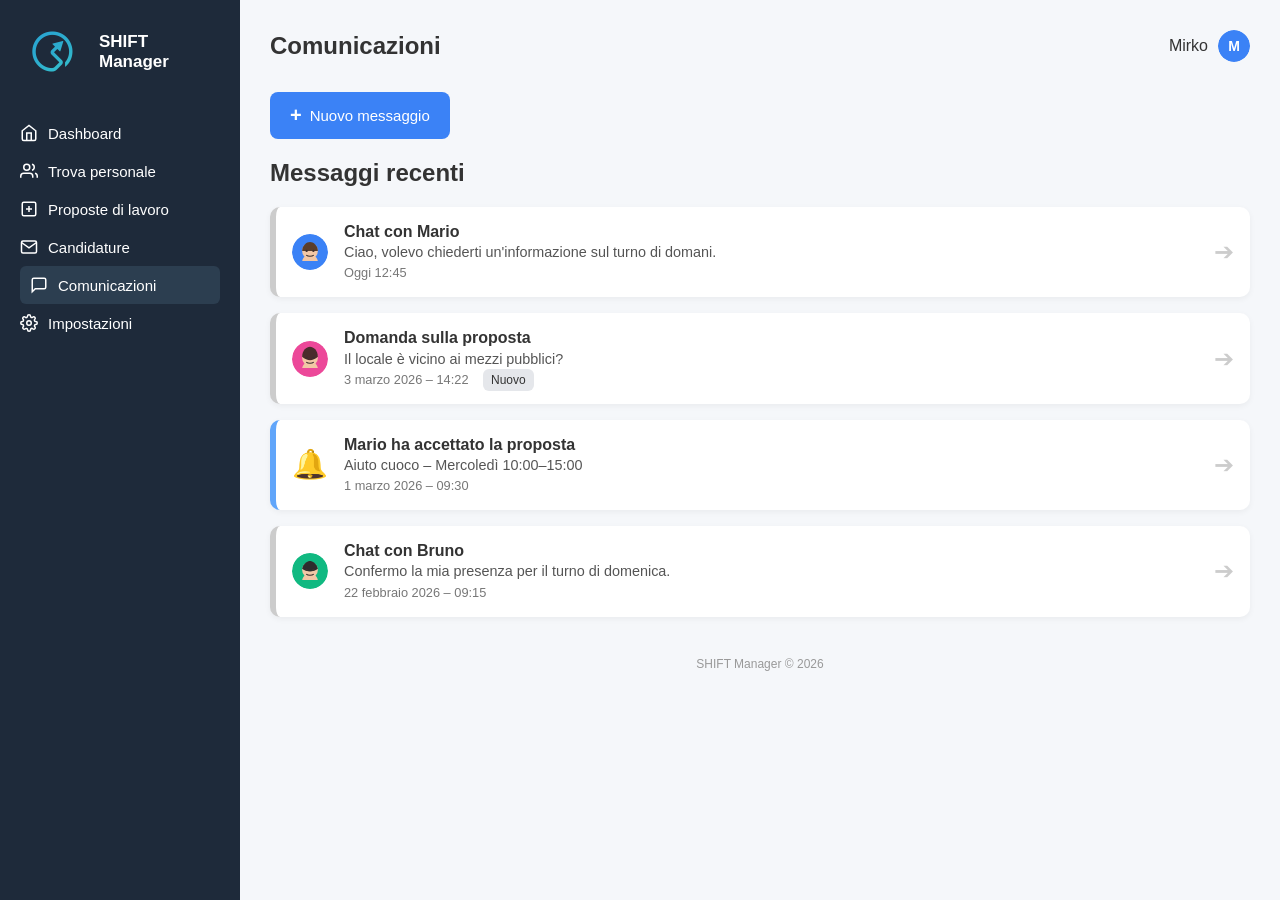
<file: manager/comunicazioni.html>
<!DOCTYPE html>
<html lang="it">
<head>
  <meta charset="UTF-8" />
  <title>Comunicazioni - SHIFT Manager</title>
  <link rel="stylesheet" href="../style.css" />
</head>

<body>

  <aside class="sidebar">
    <div class="logo">
      <img src="../assets/logo.png" alt="SHIFT Manager" width="48" height="48" style="border-radius: 12px;" />
      <h2>SHIFT Manager</h2>
    </div>

    <nav class="nav">
      <a href="index.html">
        <svg width="18" height="18" viewBox="0 0 24 24" fill="none" stroke="currentColor" stroke-width="2">
          <path d="M3 9l9-7 9 7v11a2 2 0 0 1-2 2H5a2 2 0 0 1-2-2z"/>
          <polyline points="9 22 9 12 15 12 15 22"/>
        </svg>
        Dashboard
      </a>
      <a href="lavoratori.html">
        <svg width="18" height="18" viewBox="0 0 24 24" fill="none" stroke="currentColor" stroke-width="2">
          <path d="M17 21v-2a4 4 0 0 0-4-4H5a4 4 0 0 0-4 4v2"/>
          <circle cx="9" cy="7" r="4"/>
          <path d="M23 21v-2a4 4 0 0 0-3-3.87"/>
          <path d="M16 3.13a4 4 0 0 1 0 7.75"/>
        </svg>
        Trova personale
      </a>
      <a href="proposte.html">
        <svg width="18" height="18" viewBox="0 0 24 24" fill="none" stroke="currentColor" stroke-width="2">
          <rect x="3" y="3" width="18" height="18" rx="2" ry="2"/>
          <line x1="12" y1="8" x2="12" y2="16"/>
          <line x1="8" y1="12" x2="16" y2="12"/>
        </svg>
        Proposte di lavoro
      </a>
      <a href="candidature.html">
        <svg width="18" height="18" viewBox="0 0 24 24" fill="none" stroke="currentColor" stroke-width="2">
          <path d="M4 4h16c1.1 0 2 .9 2 2v12c0 1.1-.9 2-2 2H4c-1.1 0-2-.9-2-2V6c0-1.1.9-2 2-2z"/>
          <polyline points="22,6 12,13 2,6"/>
        </svg>
        Candidature
      </a>
      <a href="comunicazioni.html" class="active">
        <svg width="18" height="18" viewBox="0 0 24 24" fill="none" stroke="currentColor" stroke-width="2">
          <path d="M21 15a2 2 0 0 1-2 2H7l-4 4V5a2 2 0 0 1 2-2h14a2 2 0 0 1 2 2z"/>
        </svg>
        Comunicazioni
      </a>
      <a href="impostazioni.html">
        <svg width="18" height="18" viewBox="0 0 24 24" fill="none" stroke="currentColor" stroke-width="2">
          <circle cx="12" cy="12" r="3"/>
          <path d="M19.4 15a1.65 1.65 0 0 0 .33 1.82l.06.06a2 2 0 0 1 0 2.83 2 2 0 0 1-2.83 0l-.06-.06a1.65 1.65 0 0 0-1.82-.33 1.65 1.65 0 0 0-1 1.51V21a2 2 0 0 1-2 2 2 2 0 0 1-2-2v-.09A1.65 1.65 0 0 0 9 19.4a1.65 1.65 0 0 0-1.82.33l-.06.06a2 2 0 0 1-2.83 0 2 2 0 0 1 0-2.83l.06-.06A1.65 1.65 0 0 0 4.6 15a1.65 1.65 0 0 0-1.51-1H3a2 2 0 0 1-2-2 2 2 0 0 1 2-2h.09A1.65 1.65 0 0 0 4.6 9a1.65 1.65 0 0 0-.33-1.82l-.06-.06a2 2 0 0 1 0-2.83 2 2 0 0 1 2.83 0l.06.06A1.65 1.65 0 0 0 9 4.6a1.65 1.65 0 0 0 1-1.51V3a2 2 0 0 1 2-2 2 2 0 0 1 2 2v.09a1.65 1.65 0 0 0 1 1.51 1.65 1.65 0 0 0 1.82-.33l.06-.06a2 2 0 0 1 2.83 0 2 2 0 0 1 0 2.83l-.06.06a1.65 1.65 0 0 0-.33 1.82V9a1.65 1.65 0 0 0 1.51 1H21a2 2 0 0 1 2 2 2 2 0 0 1-2 2h-.09a1.65 1.65 0 0 0-1.51 1z"/>
        </svg>
        Impostazioni
      </a>
    </nav>
  </aside>

  <div class="main">

    <header class="header">
      <h1>Comunicazioni</h1>
      <div class="user-menu">
        <span class="username">Mirko</span>
        <svg width="32" height="32" viewBox="0 0 32 32" style="border-radius:50%">
          <circle cx="16" cy="16" r="16" fill="#3b82f6"/>
          <text x="16" y="21" text-anchor="middle" fill="white" font-size="14" font-weight="bold">M</text>
        </svg>
      </div>
    </header>

    <section class="content">

      <button class="primary"><span>+</span> Nuovo messaggio</button>

      <h2 style="margin-bottom: 20px;">Messaggi recenti</h2>

      <div class="message-list">

        <div class="message-card gray">
          <img src="../assets/mario.svg" class="message-avatar" />
          <div class="message-info">
            <h3>Chat con Mario</h3>
            <p>Ciao, volevo chiederti un'informazione sul turno di domani.</p>
            <span class="timestamp">Oggi 12:45</span>
          </div>
          <div class="message-arrow">➔</div>
        </div>

        <div class="message-card gray">
          <img src="../assets/anna.svg" class="message-avatar" />
          <div class="message-info">
            <h3>Domanda sulla proposta</h3>
            <p>Il locale è vicino ai mezzi pubblici?</p>
            <span class="timestamp">3 marzo 2026 – 14:22</span>
            <span class="badge gray">Nuovo</span>
          </div>
          <div class="message-arrow">➔</div>
        </div>

        <div class="message-card bell">
          <div class="message-avatar bell-icon">🔔</div>
          <div class="message-info">
            <h3>Mario ha accettato la proposta</h3>
            <p>Aiuto cuoco – Mercoledì 10:00–15:00</p>
            <span class="timestamp">1 marzo 2026 – 09:30</span>
          </div>
          <div class="message-arrow">➔</div>
        </div>

        <div class="message-card gray">
          <img src="../assets/bruno.svg" class="message-avatar" />
          <div class="message-info">
            <h3>Chat con Bruno</h3>
            <p>Confermo la mia presenza per il turno di domenica.</p>
            <span class="timestamp">22 febbraio 2026 – 09:15</span>
          </div>
          <div class="message-arrow">➔</div>
        </div>

      </div>

    </section>

    <footer class="footer">SHIFT Manager © 2026</footer>

  </div>

</body>
</html>
</file>
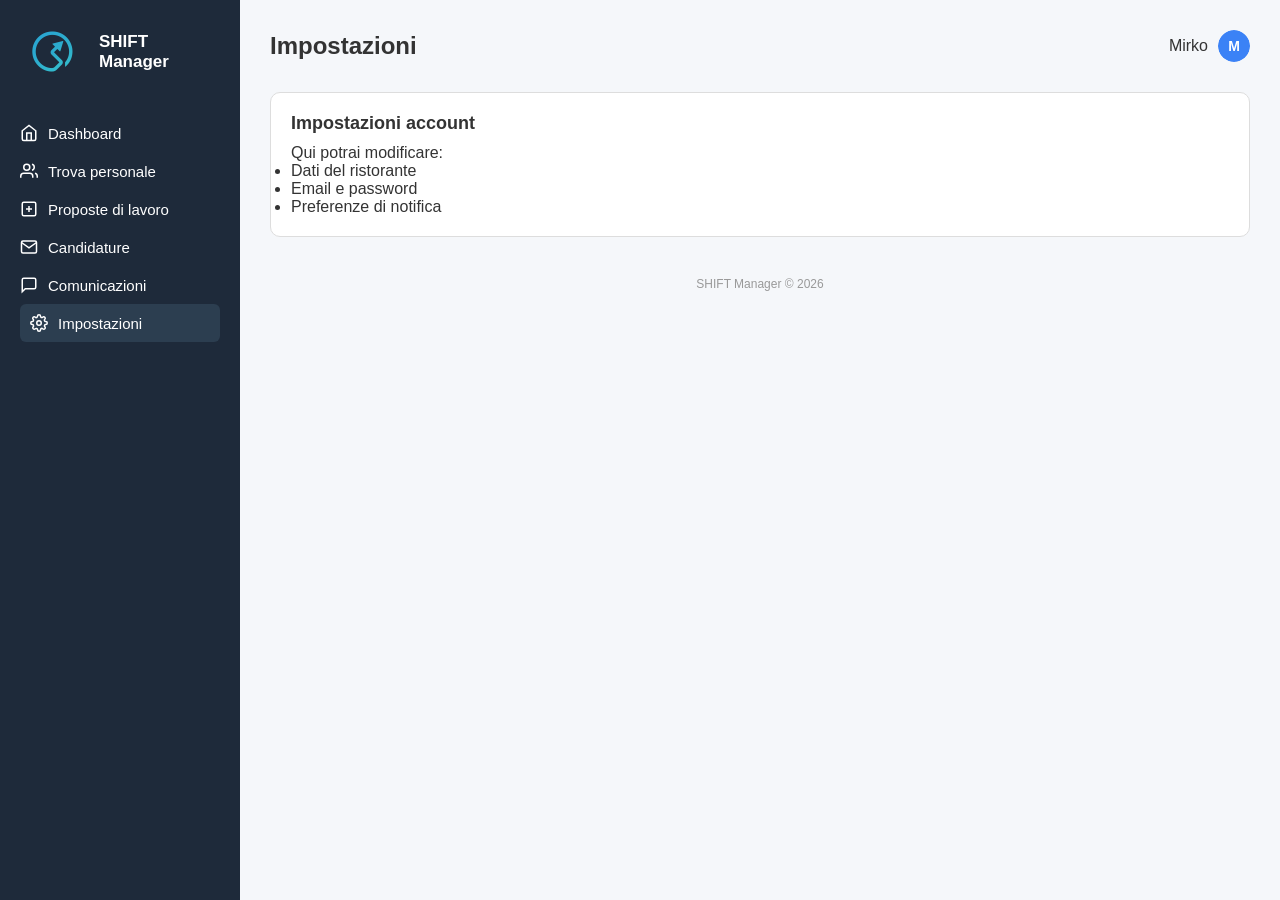
<file: manager/impostazioni.html>
<!DOCTYPE html>
<html lang="it">
<head>
  <meta charset="UTF-8">
  <title>Impostazioni - SHIFT Manager</title>
  <link rel="stylesheet" href="../style.css">
</head>

<body>

  <aside class="sidebar">
    <div class="logo">
      <img src="../assets/logo.png" alt="SHIFT Manager" width="48" height="48" style="border-radius: 12px;" />
      <h2>SHIFT Manager</h2>
    </div>

    <nav class="nav">
      <a href="index.html">
        <svg width="18" height="18" viewBox="0 0 24 24" fill="none" stroke="currentColor" stroke-width="2">
          <path d="M3 9l9-7 9 7v11a2 2 0 0 1-2 2H5a2 2 0 0 1-2-2z"/>
          <polyline points="9 22 9 12 15 12 15 22"/>
        </svg>
        Dashboard
      </a>
      <a href="lavoratori.html">
        <svg width="18" height="18" viewBox="0 0 24 24" fill="none" stroke="currentColor" stroke-width="2">
          <path d="M17 21v-2a4 4 0 0 0-4-4H5a4 4 0 0 0-4 4v2"/>
          <circle cx="9" cy="7" r="4"/>
          <path d="M23 21v-2a4 4 0 0 0-3-3.87"/>
          <path d="M16 3.13a4 4 0 0 1 0 7.75"/>
        </svg>
        Trova personale
      </a>
      <a href="proposte.html">
        <svg width="18" height="18" viewBox="0 0 24 24" fill="none" stroke="currentColor" stroke-width="2">
          <rect x="3" y="3" width="18" height="18" rx="2" ry="2"/>
          <line x1="12" y1="8" x2="12" y2="16"/>
          <line x1="8" y1="12" x2="16" y2="12"/>
        </svg>
        Proposte di lavoro
      </a>
      <a href="candidature.html">
        <svg width="18" height="18" viewBox="0 0 24 24" fill="none" stroke="currentColor" stroke-width="2">
          <path d="M4 4h16c1.1 0 2 .9 2 2v12c0 1.1-.9 2-2 2H4c-1.1 0-2-.9-2-2V6c0-1.1.9-2 2-2z"/>
          <polyline points="22,6 12,13 2,6"/>
        </svg>
        Candidature
      </a>
      <a href="comunicazioni.html">
        <svg width="18" height="18" viewBox="0 0 24 24" fill="none" stroke="currentColor" stroke-width="2">
          <path d="M21 15a2 2 0 0 1-2 2H7l-4 4V5a2 2 0 0 1 2-2h14a2 2 0 0 1 2 2z"/>
        </svg>
        Comunicazioni
      </a>
      <a href="impostazioni.html" class="active">
        <svg width="18" height="18" viewBox="0 0 24 24" fill="none" stroke="currentColor" stroke-width="2">
          <circle cx="12" cy="12" r="3"/>
          <path d="M19.4 15a1.65 1.65 0 0 0 .33 1.82l.06.06a2 2 0 0 1 0 2.83 2 2 0 0 1-2.83 0l-.06-.06a1.65 1.65 0 0 0-1.82-.33 1.65 1.65 0 0 0-1 1.51V21a2 2 0 0 1-2 2 2 2 0 0 1-2-2v-.09A1.65 1.65 0 0 0 9 19.4a1.65 1.65 0 0 0-1.82.33l-.06.06a2 2 0 0 1-2.83 0 2 2 0 0 1 0-2.83l.06-.06A1.65 1.65 0 0 0 4.6 15a1.65 1.65 0 0 0-1.51-1H3a2 2 0 0 1-2-2 2 2 0 0 1 2-2h.09A1.65 1.65 0 0 0 4.6 9a1.65 1.65 0 0 0-.33-1.82l-.06-.06a2 2 0 0 1 0-2.83 2 2 0 0 1 2.83 0l.06.06A1.65 1.65 0 0 0 9 4.6a1.65 1.65 0 0 0 1-1.51V3a2 2 0 0 1 2-2 2 2 0 0 1 2 2v.09a1.65 1.65 0 0 0 1 1.51 1.65 1.65 0 0 0 1.82-.33l.06-.06a2 2 0 0 1 2.83 0 2 2 0 0 1 0 2.83l-.06.06a1.65 1.65 0 0 0-.33 1.82V9a1.65 1.65 0 0 0 1.51 1H21a2 2 0 0 1 2 2 2 2 0 0 1-2 2h-.09a1.65 1.65 0 0 0-1.51 1z"/>
        </svg>
        Impostazioni
      </a>
    </nav>
  </aside>

  <div class="main">

    <header class="header">
      <h1>Impostazioni</h1>
      <div class="user-menu">
        <span class="username">Mirko</span>
        <svg width="32" height="32" viewBox="0 0 32 32" style="border-radius:50%">
          <circle cx="16" cy="16" r="16" fill="#3b82f6"/>
          <text x="16" y="21" text-anchor="middle" fill="white" font-size="14" font-weight="bold">M</text>
        </svg>
      </div>
    </header>

    <section class="content">

      <div class="panel">
        <h2>Impostazioni account</h2>
        <p>Qui potrai modificare:</p>
        <ul>
          <li>Dati del ristorante</li>
          <li>Email e password</li>
          <li>Preferenze di notifica</li>
        </ul>
      </div>

    </section>

    <footer class="footer">SHIFT Manager © 2026</footer>

  </div>

</body>
</html>
</file>
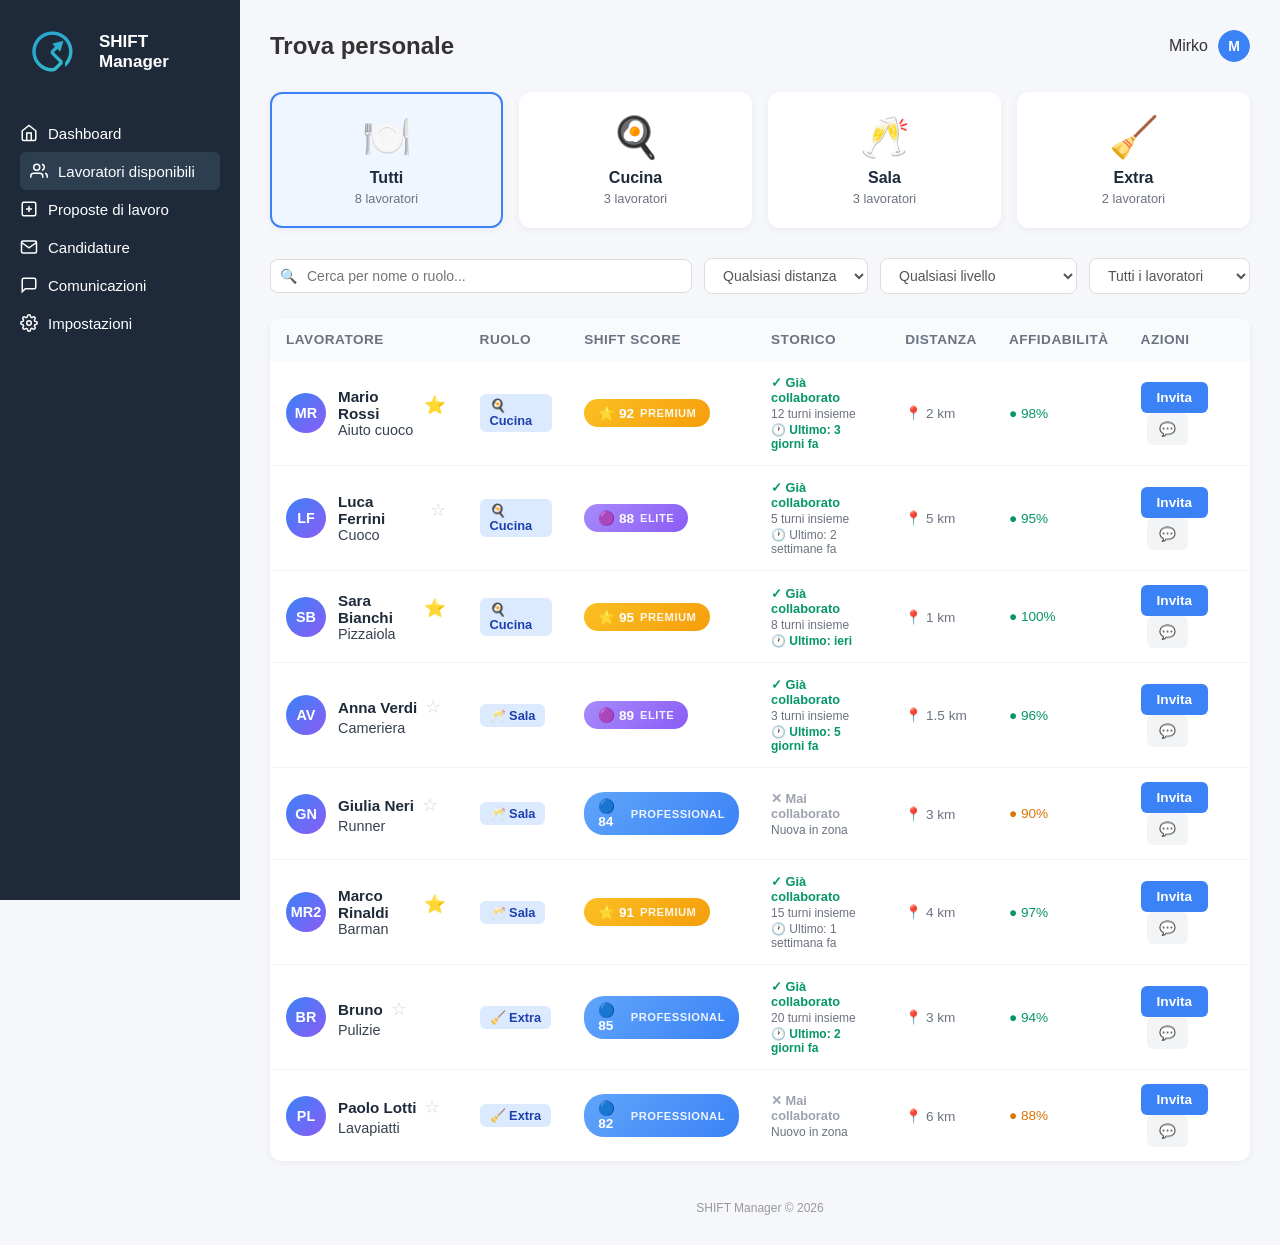
<file: manager/lavoratori.html>
<!DOCTYPE html>
<html lang="it">
<head>
  <meta charset="UTF-8" />
  <meta name="viewport" content="width=device-width, initial-scale=1.0" />
  <title>Trova personale – SHIFT Manager</title>
  <link rel="stylesheet" href="../style.css" />
  <style>
    .lavoratori-header {
      display: flex;
      justify-content: space-between;
      align-items: center;
      margin-bottom: 30px;
    }
    .lavoratori-header h1 { font-size: 24px; }

    .filtri-bar {
      display: flex;
      gap: 12px;
      margin-bottom: 24px;
      flex-wrap: wrap;
      align-items: center;
    }
    .filtro-select {
      padding: 8px 14px;
      border: 1px solid #ddd;
      border-radius: 8px;
      background: white;
      color: #555;
      font-size: 14px;
      cursor: pointer;
    }
    .filtro-select:focus { outline: none; border-color: #3b82f6; }
    .search-box {
      flex: 1;
      min-width: 200px;
      position: relative;
    }
    .search-box input {
      width: 100%;
      padding: 8px 14px 8px 36px;
      border: 1px solid #ddd;
      border-radius: 8px;
      font-size: 14px;
    }
    .search-box input:focus { outline: none; border-color: #3b82f6; }
    .search-icon {
      position: absolute;
      left: 10px;
      top: 50%;
      transform: translateY(-50%);
      color: #9ca3af;
      font-size: 14px;
    }

    .reparti-grid {
      display: grid;
      grid-template-columns: repeat(4, 1fr);
      gap: 16px;
      margin-bottom: 30px;
    }
    .reparto-card {
      background: white;
      border-radius: 12px;
      padding: 20px;
      text-align: center;
      border: 2px solid transparent;
      cursor: pointer;
      transition: all 0.3s;
      box-shadow: 0 2px 8px rgba(0,0,0,0.05);
    }
    .reparto-card:hover {
      transform: translateY(-3px);
      box-shadow: 0 8px 24px rgba(0,0,0,0.1);
    }
    .reparto-card.active {
      border-color: #3b82f6;
      background: #eff6ff;
    }
    .reparto-card .emoji { font-size: 2.5rem; margin-bottom: 8px; }
    .reparto-card h3 { font-size: 1rem; font-weight: 700; color: #1e2a3a; margin: 0; }
    .reparto-card p { font-size: 0.8rem; color: #6b7280; margin: 4px 0 0 0; }

    .lavoratori-table {
      width: 100%;
      border-collapse: collapse;
      background: white;
      border-radius: 12px;
      overflow: hidden;
      box-shadow: 0 2px 8px rgba(0,0,0,0.05);
    }
    .lavoratori-table thead { background: #f8fafc; }
    .lavoratori-table th {
      padding: 14px 16px;
      text-align: left;
      font-size: 0.85rem;
      font-weight: 600;
      color: #6b7280;
      text-transform: uppercase;
      letter-spacing: 0.5px;
    }
    .lavoratori-table td {
      padding: 14px 16px;
      border-bottom: 1px solid #f3f4f6;
      font-size: 0.9rem;
      color: #374151;
    }
    .lavoratori-table tbody tr:hover { background: #f8fafc; }
    .lavoratori-table tbody tr:last-child td { border-bottom: none; }

    .lavoratore-info {
      display: flex;
      align-items: center;
      gap: 12px;
    }
    .lavoratore-avatar {
      width: 40px; height: 40px;
      border-radius: 50%;
      background: linear-gradient(135deg, #3b82f6, #8b5cf6);
      display: flex;
      align-items: center;
      justify-content: center;
      color: white;
      font-weight: 700;
      font-size: 0.9rem;
      flex-shrink: 0;
    }
    .lavoratore-nome { display: flex; align-items: center; gap: 6px; }
    .lavoratore-nome h4 { font-size: 0.95rem; font-weight: 700; color: #1e2a3a; margin: 0; }
    .btn-preferito {
      background: none;
      border: none;
      font-size: 1.1rem;
      cursor: pointer;
      padding: 2px;
      transition: transform 0.2s;
      color: #d1d5db;
    }
    .btn-preferito:hover { transform: scale(1.2); }
    .btn-preferito.attivo { color: #fbbf24; }
    .lavoratore-nome p { font-size: 0.8rem; color: #6b7280; margin: 2px 0 0 0; }

    .storico-info { display: flex; flex-direction: column; gap: 2px; }
    .storico-badge { display: inline-flex; align-items: center; gap: 4px; font-size: 0.8rem; font-weight: 600; }
    .storico-si { color: #059669; }
    .storico-no { color: #9ca3af; }
    .storico-turni { font-size: 0.75rem; color: #6b7280; }
    .ultimo-turno { font-size: 0.75rem; color: #6b7280; }
    .ultimo-turno.recente { color: #059669; font-weight: 600; }

    .shift-score-btn {
      display: inline-flex;
      align-items: center;
      gap: 6px;
      padding: 6px 14px;
      border-radius: 20px;
      font-size: 0.85rem;
      font-weight: 700;
      border: none;
      cursor: pointer;
      transition: all 0.3s;
      text-decoration: none;
    }
    .shift-score-btn:hover {
      transform: scale(1.05);
      box-shadow: 0 4px 12px rgba(0,0,0,0.15);
    }
    .score-starter { background: #f3f4f6; color: #6b7280; border: 2px solid #d1d5db; }
    .score-professional { background: linear-gradient(135deg, #60a5fa, #3b82f6); color: white; }
    .score-elite { background: linear-gradient(135deg, #a78bfa, #8b5cf6); color: white; }
    .score-premium { background: linear-gradient(135deg, #fbbf24, #f59e0b); color: white; }
    .livello-label {
      font-size: 0.7rem;
      text-transform: uppercase;
      letter-spacing: 0.5px;
      opacity: 0.9;
    }

    .badge-ruolo {
      display: inline-block;
      padding: 4px 10px;
      border-radius: 6px;
      font-size: 0.8rem;
      font-weight: 600;
      background: #dbeafe;
      color: #1e40af;
    }
    .distanza {
      display: flex;
      align-items: center;
      gap: 4px;
      color: #6b7280;
      font-size: 0.85rem;
    }
    .affidabilita {
      display: flex;
      align-items: center;
      gap: 4px;
      font-size: 0.85rem;
    }
    .affidabilita-alta { color: #059669; }
    .affidabilita-media { color: #d97706; }
    .affidabilita-bassa { color: #dc2626; }

    .btn-invita {
      background: #3b82f6;
      color: white;
      padding: 8px 16px;
      border: none;
      border-radius: 6px;
      font-size: 0.85rem;
      font-weight: 600;
      cursor: pointer;
      transition: all 0.2s;
    }
    .btn-invita:hover { background: #2563eb; transform: translateY(-1px); }
    .btn-chat-mini {
      background: #f3f4f6;
      color: #6b7280;
      padding: 8px 12px;
      border: none;
      border-radius: 6px;
      font-size: 0.85rem;
      cursor: pointer;
      transition: all 0.2s;
      margin-left: 6px;
    }
    .btn-chat-mini:hover { background: #dbeafe; color: #1e40af; }

    .modal-overlay {
      display: none;
      position: fixed;
      top: 0; left: 0;
      width: 100%; height: 100%;
      background: rgba(0,0,0,0.5);
      z-index: 2000;
      justify-content: center;
      align-items: center;
    }
    .modal-overlay.active { display: flex; }
    .modal {
      background: white;
      border-radius: 16px;
      padding: 32px;
      width: 90%;
      max-width: 450px;
    }
    .modal h2 { font-size: 1.3rem; font-weight: 700; margin-bottom: 20px; color: #1e2a3a; }
    .modal-lavoratore {
      display: flex;
      align-items: center;
      gap: 12px;
      padding: 16px;
      background: #f8fafc;
      border-radius: 10px;
      margin-bottom: 20px;
    }
    .modal-lavoratore .avatar {
      width: 48px; height: 48px;
      border-radius: 50%;
      background: linear-gradient(135deg, #3b82f6, #8b5cf6);
      display: flex;
      align-items: center;
      justify-content: center;
      color: white;
      font-weight: 700;
      font-size: 1.1rem;
    }
    .modal-lavoratore h4 { font-size: 1rem; font-weight: 700; margin: 0; }
    .modal-lavoratore p { font-size: 0.85rem; color: #6b7280; margin: 2px 0 0 0; }
    .form-group { margin-bottom: 16px; }
    .form-group label { display: block; font-size: 0.85rem; font-weight: 600; color: #374151; margin-bottom: 6px; }
    .form-group select, .form-group input {
      width: 100%;
      padding: 10px 14px;
      border: 1px solid #d1d5db;
      border-radius: 8px;
      font-size: 0.95rem;
    }
    .form-group select:focus, .form-group input:focus {
      outline: none;
      border-color: #3b82f6;
      box-shadow: 0 0 0 3px rgba(59, 130, 246, 0.1);
    }
    .modal-azioni { display: flex; gap: 12px; justify-content: flex-end; margin-top: 24px; }
    .btn-modal { padding: 10px 24px; border: none; border-radius: 8px; font-size: 0.95rem; font-weight: 600; cursor: pointer; }
    .btn-annulla { background: #f3f4f6; color: #6b7280; }
    .btn-invia { background: #3b82f6; color: white; }

    @media (max-width: 768px) {
      .reparti-grid { grid-template-columns: repeat(2, 1fr); }
      .lavoratori-table { display: block; overflow-x: auto; }
      .filtri-bar { flex-direction: column; align-items: stretch; }
    }
  </style>
</head>
<body>

  <aside class="sidebar">
    <div class="logo">
      <img src="../assets/logo.png" alt="SHIFT Manager" width="48" height="48" style="border-radius: 12px;" />
      <h2>SHIFT Manager</h2>
    </div>
    <nav class="nav">
      <a href="index.html">
        <svg width="18" height="18" viewBox="0 0 24 24" fill="none" stroke="currentColor" stroke-width="2">
          <path d="M3 9l9-7 9 7v11a2 2 0 0 1-2 2H5a2 2 0 0 1-2-2z"/>
          <polyline points="9 22 9 12 15 12 15 22"/>
        </svg>
        Dashboard
      </a>
      <a href="lavoratori.html" class="active">
        <svg width="18" height="18" viewBox="0 0 24 24" fill="none" stroke="currentColor" stroke-width="2">
          <path d="M17 21v-2a4 4 0 0 0-4-4H5a4 4 0 0 0-4 4v2"/>
          <circle cx="9" cy="7" r="4"/>
          <path d="M23 21v-2a4 4 0 0 0-3-3.87"/>
          <path d="M16 3.13a4 4 0 0 1 0 7.75"/>
        </svg>
        Lavoratori disponibili
      </a>
      <a href="proposte.html">
        <svg width="18" height="18" viewBox="0 0 24 24" fill="none" stroke="currentColor" stroke-width="2">
          <rect x="3" y="3" width="18" height="18" rx="2" ry="2"/>
          <line x1="12" y1="8" x2="12" y2="16"/>
          <line x1="8" y1="12" x2="16" y2="12"/>
        </svg>
        Proposte di lavoro
      </a>
      <a href="candidature.html">
        <svg width="18" height="18" viewBox="0 0 24 24" fill="none" stroke="currentColor" stroke-width="2">
          <path d="M4 4h16c1.1 0 2 .9 2 2v12c0 1.1-.9 2-2 2H4c-1.1 0-2-.9-2-2V6c0-1.1.9-2 2-2z"/>
          <polyline points="22,6 12,13 2,6"/>
        </svg>
        Candidature
      </a>
      <a href="comunicazioni.html">
        <svg width="18" height="18" viewBox="0 0 24 24" fill="none" stroke="currentColor" stroke-width="2">
          <path d="M21 15a2 2 0 0 1-2 2H7l-4 4V5a2 2 0 0 1 2-2h14a2 2 0 0 1 2 2z"/>
        </svg>
        Comunicazioni
      </a>
      <a href="impostazioni.html">
        <svg width="18" height="18" viewBox="0 0 24 24" fill="none" stroke="currentColor" stroke-width="2">
          <circle cx="12" cy="12" r="3"/>
          <path d="M19.4 15a1.65 1.65 0 0 0 .33 1.82l.06.06a2 2 0 0 1 0 2.83 2 2 0 0 1-2.83 0l-.06-.06a1.65 1.65 0 0 0-1.82-.33 1.65 1.65 0 0 0-1 1.51V21a2 2 0 0 1-2 2 2 2 0 0 1-2-2v-.09A1.65 1.65 0 0 0 9 19.4a1.65 1.65 0 0 0-1.82.33l-.06.06a2 2 0 0 1-2.83 0 2 2 0 0 1 0-2.83l.06-.06A1.65 1.65 0 0 0 4.6 15a1.65 1.65 0 0 0-1.51-1H3a2 2 0 0 1-2-2 2 2 0 0 1 2-2h.09A1.65 1.65 0 0 0 4.6 9a1.65 1.65 0 0 0-.33-1.82l-.06-.06a2 2 0 0 1 0-2.83 2 2 0 0 1 2.83 0l.06.06A1.65 1.65 0 0 0 9 4.6a1.65 1.65 0 0 0 1-1.51V3a2 2 0 0 1 2-2 2 2 0 0 1 2 2v.09a1.65 1.65 0 0 0 1 1.51 1.65 1.65 0 0 0 1.82-.33l.06-.06a2 2 0 0 1 2.83 0 2 2 0 0 1 0 2.83l-.06.06a1.65 1.65 0 0 0-.33 1.82V9a1.65 1.65 0 0 0 1.51 1H21a2 2 0 0 1 2 2 2 2 0 0 1-2 2h-.09a1.65 1.65 0 0 0-1.51 1z"/>
        </svg>
        Impostazioni
      </a>
    </nav>
  </aside>

  <div class="main">
    <header class="header">
      <h1>Trova personale</h1>
      <div class="user-menu">
        <span class="username">Mirko</span>
        <svg width="32" height="32" viewBox="0 0 32 32" style="border-radius:50%">
          <circle cx="16" cy="16" r="16" fill="#3b82f6"/>
          <text x="16" y="21" text-anchor="middle" fill="white" font-size="14" font-weight="bold">M</text>
        </svg>
      </div>
    </header>

    <section class="content">

      <div class="reparti-grid">
        <div class="reparto-card active" onclick="filtraReparto('tutti', this)">
          <div class="emoji">🍽️</div>
          <h3>Tutti</h3>
          <p>8 lavoratori</p>
        </div>
        <div class="reparto-card" onclick="filtraReparto('cucina', this)">
          <div class="emoji">🍳</div>
          <h3>Cucina</h3>
          <p>3 lavoratori</p>
        </div>
        <div class="reparto-card" onclick="filtraReparto('sala', this)">
          <div class="emoji">🥂</div>
          <h3>Sala</h3>
          <p>3 lavoratori</p>
        </div>
        <div class="reparto-card" onclick="filtraReparto('extra', this)">
          <div class="emoji">🧹</div>
          <h3>Extra</h3>
          <p>2 lavoratori</p>
        </div>
      </div>

      <div class="filtri-bar">
        <div class="search-box">
          <span class="search-icon">🔍</span>
          <input type="text" id="searchLavoratori" placeholder="Cerca per nome o ruolo..." onkeyup="cercaLavoratori()">
        </div>
        <select class="filtro-select" id="filtroDistanza" onchange="filtraTabella()">
          <option value="tutte">Qualsiasi distanza</option>
          <option value="1">Entro 1 km</option>
          <option value="3">Entro 3 km</option>
          <option value="5">Entro 5 km</option>
        </select>
        <select class="filtro-select" id="filtroScore" onchange="filtraTabella()">
          <option value="tutti">Qualsiasi livello</option>
          <option value="premium">⭐ Premium (90-100)</option>
          <option value="elite">🟣 Elite (75-89)</option>
          <option value="professional">🔵 Professional (60-74)</option>
        </select>
        <select class="filtro-select" id="filtroStorico" onchange="filtraTabella()">
          <option value="tutti">Tutti i lavoratori</option>
          <option value="preferiti">⭐ Solo preferiti</option>
          <option value="collaborato">✓ Già collaborato</option>
          <option value="nuovi">✕ Mai collaborato</option>
        </select>
      </div>

      <table class="lavoratori-table">
        <thead>
          <tr>
            <th>Lavoratore</th>
            <th>Ruolo</th>
            <th>Shift Score</th>
            <th>Storico</th>
            <th>Distanza</th>
            <th>Affidabilità</th>
            <th>Azioni</th>
          </tr>
        </thead>
        <tbody id="tabellaLavoratori">
          <tr data-reparto="cucina" data-distanza="2" data-score="92" data-livello="premium" data-preferito="true" data-collaborato="true">
            <td>
              <div class="lavoratore-info">
                <div class="lavoratore-avatar">MR</div>
                <div>
                  <div class="lavoratore-nome">
                    <h4>Mario Rossi</h4>
                    <button class="btn-preferito attivo" onclick="togglePreferito(this)" title="Rimuovi dai preferiti">⭐</button>
                  </div>
                  <p>Aiuto cuoco</p>
                </div>
              </div>
            </td>
            <td><span class="badge-ruolo">🍳 Cucina</span></td>
            <td>
              <a href="profilo_lavoratore.html?id=mario-rossi" class="shift-score-btn score-premium">
                <span>⭐ 92</span>
                <span class="livello-label">Premium</span>
              </a>
            </td>
            <td>
              <div class="storico-info">
                <span class="storico-badge storico-si">✓ Già collaborato</span>
                <span class="storico-turni">12 turni insieme</span>
                <span class="ultimo-turno recente">🕐 Ultimo: 3 giorni fa</span>
              </div>
            </td>
            <td><span class="distanza">📍 2 km</span></td>
            <td><span class="affidabilita affidabilita-alta">● 98%</span></td>
            <td>
              <button class="btn-invita" onclick="apriModalInvita('Mario Rossi', 'MR', 'Aiuto cuoco', 92)">Invita</button>
              <button class="btn-chat-mini" onclick="location.href='chat_mario.html'">💬</button>
            </td>
          </tr>
          <tr data-reparto="cucina" data-distanza="5" data-score="88" data-livello="elite" data-preferito="false" data-collaborato="true">
            <td>
              <div class="lavoratore-info">
                <div class="lavoratore-avatar">LF</div>
                <div>
                  <div class="lavoratore-nome">
                    <h4>Luca Ferrini</h4>
                    <button class="btn-preferito" onclick="togglePreferito(this)" title="Aggiungi ai preferiti">☆</button>
                  </div>
                  <p>Cuoco</p>
                </div>
              </div>
            </td>
            <td><span class="badge-ruolo">🍳 Cucina</span></td>
            <td>
              <a href="profilo_lavoratore.html?id=luca-ferrini" class="shift-score-btn score-elite">
                <span>🟣 88</span>
                <span class="livello-label">Elite</span>
              </a>
            </td>
            <td>
              <div class="storico-info">
                <span class="storico-badge storico-si">✓ Già collaborato</span>
                <span class="storico-turni">5 turni insieme</span>
                <span class="ultimo-turno">🕐 Ultimo: 2 settimane fa</span>
              </div>
            </td>
            <td><span class="distanza">📍 5 km</span></td>
            <td><span class="affidabilita affidabilita-alta">● 95%</span></td>
            <td>
              <button class="btn-invita" onclick="apriModalInvita('Luca Ferrini', 'LF', 'Cuoco', 88)">Invita</button>
              <button class="btn-chat-mini" onclick="location.href='chat_luca.html'">💬</button>
            </td>
          </tr>
          <tr data-reparto="cucina" data-distanza="1" data-score="95" data-livello="premium" data-preferito="true" data-collaborato="true">
            <td>
              <div class="lavoratore-info">
                <div class="lavoratore-avatar">SB</div>
                <div>
                  <div class="lavoratore-nome">
                    <h4>Sara Bianchi</h4>
                    <button class="btn-preferito attivo" onclick="togglePreferito(this)" title="Rimuovi dai preferiti">⭐</button>
                  </div>
                  <p>Pizzaiola</p>
                </div>
              </div>
            </td>
            <td><span class="badge-ruolo">🍳 Cucina</span></td>
            <td>
              <a href="profilo_lavoratore.html?id=sara-bianchi" class="shift-score-btn score-premium">
                <span>⭐ 95</span>
                <span class="livello-label">Premium</span>
              </a>
            </td>
            <td>
              <div class="storico-info">
                <span class="storico-badge storico-si">✓ Già collaborato</span>
                <span class="storico-turni">8 turni insieme</span>
                <span class="ultimo-turno recente">🕐 Ultimo: ieri</span>
              </div>
            </td>
            <td><span class="distanza">📍 1 km</span></td>
            <td><span class="affidabilita affidabilita-alta">● 100%</span></td>
            <td>
              <button class="btn-invita" onclick="apriModalInvita('Sara Bianchi', 'SB', 'Pizzaiola', 95)">Invita</button>
              <button class="btn-chat-mini" onclick="location.href='chat_sara.html'">💬</button>
            </td>
          </tr>
          <tr data-reparto="sala" data-distanza="1.5" data-score="89" data-livello="elite" data-preferito="false" data-collaborato="true">
            <td>
              <div class="lavoratore-info">
                <div class="lavoratore-avatar">AV</div>
                <div>
                  <div class="lavoratore-nome">
                    <h4>Anna Verdi</h4>
                    <button class="btn-preferito" onclick="togglePreferito(this)" title="Aggiungi ai preferiti">☆</button>
                  </div>
                  <p>Cameriera</p>
                </div>
              </div>
            </td>
            <td><span class="badge-ruolo">🥂 Sala</span></td>
            <td>
              <a href="profilo_lavoratore.html?id=anna-verdi" class="shift-score-btn score-elite">
                <span>🟣 89</span>
                <span class="livello-label">Elite</span>
              </a>
            </td>
            <td>
              <div class="storico-info">
                <span class="storico-badge storico-si">✓ Già collaborato</span>
                <span class="storico-turni">3 turni insieme</span>
                <span class="ultimo-turno recente">🕐 Ultimo: 5 giorni fa</span>
              </div>
            </td>
            <td><span class="distanza">📍 1.5 km</span></td>
            <td><span class="affidabilita affidabilita-alta">● 96%</span></td>
            <td>
              <button class="btn-invita" onclick="apriModalInvita('Anna Verdi', 'AV', 'Cameriera', 89)">Invita</button>
              <button class="btn-chat-mini" onclick="location.href='chat_anna.html'">💬</button>
            </td>
          </tr>
          <tr data-reparto="sala" data-distanza="3" data-score="84" data-livello="professional" data-preferito="false" data-collaborato="false">
            <td>
              <div class="lavoratore-info">
                <div class="lavoratore-avatar">GN</div>
                <div>
                  <div class="lavoratore-nome">
                    <h4>Giulia Neri</h4>
                    <button class="btn-preferito" onclick="togglePreferito(this)" title="Aggiungi ai preferiti">☆</button>
                  </div>
                  <p>Runner</p>
                </div>
              </div>
            </td>
            <td><span class="badge-ruolo">🥂 Sala</span></td>
            <td>
              <a href="profilo_lavoratore.html?id=giulia-neri" class="shift-score-btn score-professional">
                <span>🔵 84</span>
                <span class="livello-label">Professional</span>
              </a>
            </td>
            <td>
              <div class="storico-info">
                <span class="storico-badge storico-no">✕ Mai collaborato</span>
                <span class="storico-turni">Nuova in zona</span>
              </div>
            </td>
            <td><span class="distanza">📍 3 km</span></td>
            <td><span class="affidabilita affidabilita-media">● 90%</span></td>
            <td>
              <button class="btn-invita" onclick="apriModalInvita('Giulia Neri', 'GN', 'Runner', 84)">Invita</button>
              <button class="btn-chat-mini" onclick="location.href='chat_giulia.html'">💬</button>
            </td>
          </tr>
          <tr data-reparto="sala" data-distanza="4" data-score="91" data-livello="premium" data-preferito="true" data-collaborato="true">
            <td>
              <div class="lavoratore-info">
                <div class="lavoratore-avatar">MR2</div>
                <div>
                  <div class="lavoratore-nome">
                    <h4>Marco Rinaldi</h4>
                    <button class="btn-preferito attivo" onclick="togglePreferito(this)" title="Rimuovi dai preferiti">⭐</button>
                  </div>
                  <p>Barman</p>
                </div>
              </div>
            </td>
            <td><span class="badge-ruolo">🥂 Sala</span></td>
            <td>
              <a href="profilo_lavoratore.html?id=marco-rinaldi" class="shift-score-btn score-premium">
                <span>⭐ 91</span>
                <span class="livello-label">Premium</span>
              </a>
            </td>
            <td>
              <div class="storico-info">
                <span class="storico-badge storico-si">✓ Già collaborato</span>
                <span class="storico-turni">15 turni insieme</span>
                <span class="ultimo-turno">🕐 Ultimo: 1 settimana fa</span>
              </div>
            </td>
            <td><span class="distanza">📍 4 km</span></td>
            <td><span class="affidabilita affidabilita-alta">● 97%</span></td>
            <td>
              <button class="btn-invita" onclick="apriModalInvita('Marco Rinaldi', 'MR2', 'Barman', 91)">Invita</button>
              <button class="btn-chat-mini" onclick="location.href='chat_marco2.html'">💬</button>
            </td>
          </tr>
          <tr data-reparto="extra" data-distanza="3" data-score="85" data-livello="professional" data-preferito="false" data-collaborato="true">
            <td>
              <div class="lavoratore-info">
                <div class="lavoratore-avatar">BR</div>
                <div>
                  <div class="lavoratore-nome">
                    <h4>Bruno</h4>
                    <button class="btn-preferito" onclick="togglePreferito(this)" title="Aggiungi ai preferiti">☆</button>
                  </div>
                  <p>Pulizie</p>
                </div>
              </div>
            </td>
            <td><span class="badge-ruolo">🧹 Extra</span></td>
            <td>
              <a href="profilo_lavoratore.html?id=bruno" class="shift-score-btn score-professional">
                <span>🔵 85</span>
                <span class="livello-label">Professional</span>
              </a>
            </td>
            <td>
              <div class="storico-info">
                <span class="storico-badge storico-si">✓ Già collaborato</span>
                <span class="storico-turni">20 turni insieme</span>
                <span class="ultimo-turno recente">🕐 Ultimo: 2 giorni fa</span>
              </div>
            </td>
            <td><span class="distanza">📍 3 km</span></td>
            <td><span class="affidabilita affidabilita-alta">● 94%</span></td>
            <td>
              <button class="btn-invita" onclick="apriModalInvita('Bruno', 'BR', 'Pulizie', 85)">Invita</button>
              <button class="btn-chat-mini" onclick="location.href='chat_bruno.html'">💬</button>
            </td>
          </tr>
          <tr data-reparto="extra" data-distanza="6" data-score="82" data-livello="professional" data-preferito="false" data-collaborato="false">
            <td>
              <div class="lavoratore-info">
                <div class="lavoratore-avatar">PL</div>
                <div>
                  <div class="lavoratore-nome">
                    <h4>Paolo Lotti</h4>
                    <button class="btn-preferito" onclick="togglePreferito(this)" title="Aggiungi ai preferiti">☆</button>
                  </div>
                  <p>Lavapiatti</p>
                </div>
              </div>
            </td>
            <td><span class="badge-ruolo">🧹 Extra</span></td>
            <td>
              <a href="profilo_lavoratore.html?id=paolo-lotti" class="shift-score-btn score-professional">
                <span>🔵 82</span>
                <span class="livello-label">Professional</span>
              </a>
            </td>
            <td>
              <div class="storico-info">
                <span class="storico-badge storico-no">✕ Mai collaborato</span>
                <span class="storico-turni">Nuovo in zona</span>
              </div>
            </td>
            <td><span class="distanza">📍 6 km</span></td>
            <td><span class="affidabilita affidabilita-media">● 88%</span></td>
            <td>
              <button class="btn-invita" onclick="apriModalInvita('Paolo Lotti', 'PL', 'Lavapiatti', 82)">Invita</button>
              <button class="btn-chat-mini" onclick="location.href='chat_paolo.html'">💬</button>
            </td>
          </tr>
        </tbody>
      </table>

    </section>
    <footer class="footer">SHIFT Manager © 2026</footer>
  </div>

  <div class="modal-overlay" id="modalInvita">
    <div class="modal">
      <h2>📨 Invita al turno</h2>
      <div class="modal-lavoratore" id="modalLavoratore">
        <div class="avatar" id="modalAvatar">MR</div>
        <div>
          <h4 id="modalNome">Mario Rossi</h4>
          <p id="modalRuolo">Aiuto cuoco • Shift Score: <span id="modalScore">92</span></p>
        </div>
      </div>
      <form id="formInvita" onsubmit="invitaLavoratore(event)">
        <div class="form-group">
          <label for="turnoProposta">Seleziona proposta</label>
          <select id="turnoProposta" required>
            <option value="">Scegli un turno...</option>
            <option value="aiuto-cuoco-22">🍳 Aiuto Cuoco – Lun 22 Apr 10:00-15:00</option>
            <option value="runner-23">🥂 Runner – Mar 23 Apr 19:00-23:00</option>
            <option value="pulizie-24">🧹 Pulizie – Mer 24 Apr 17:00-21:00</option>
            <option value="pizzaiolo-25">🍕 Pizzaiolo – Gio 25 Apr 18:00-23:00</option>
          </select>
        </div>
        <div class="form-group">
          <label for="messaggioInvito">Messaggio (opzionale)</label>
          <input type="text" id="messaggioInvito" placeholder="Ciao, ti contatto per un turno..." />
        </div>
        <div class="modal-azioni">
          <button type="button" class="btn-modal btn-annulla" onclick="chiudiModalInvita()">Annulla</button>
          <button type="submit" class="btn-modal btn-invia">📨 Invita</button>
        </div>
      </form>
    </div>
  </div>

  <script>
    let lavoratoreCorrente = null;

    function togglePreferito(btn) {
      btn.classList.toggle('attivo');
      const isAttivo = btn.classList.contains('attivo');
      btn.innerHTML = isAttivo ? '⭐' : '☆';
      btn.title = isAttivo ? 'Rimuovi dai preferiti' : 'Aggiungi ai preferiti';
      const row = btn.closest('tr');
      row.setAttribute('data-preferito', isAttivo ? 'true' : 'false');
      const nome = row.querySelector('.lavoratore-nome h4').textContent;
      const preferiti = JSON.parse(localStorage.getItem('shift_preferiti') || '[]');
      if (isAttivo) {
        if (!preferiti.includes(nome)) preferiti.push(nome);
      } else {
        const idx = preferiti.indexOf(nome);
        if (idx > -1) preferiti.splice(idx, 1);
      }
      localStorage.setItem('shift_preferiti', JSON.stringify(preferiti));
      const affidEl = row.querySelector('.affidabilita');
      if (affidEl) {
        const baseText = affidEl.textContent;
        const baseVal = parseInt(baseText.match(/\d+/)[0]);
        const newVal = isAttivo ? Math.min(100, baseVal + 2) : baseVal;
        affidEl.textContent = '● ' + newVal + '%';
        affidEl.className = 'affidabilita ' + (newVal >= 95 ? 'affidabilita-alta' : newVal >= 90 ? 'affidabilita-media' : 'affidabilita-bassa');
      }
    }

    function filtraReparto(reparto, card) {
      document.querySelectorAll('.reparto-card').forEach(c => c.classList.remove('active'));
      card.classList.add('active');
      const righe = document.querySelectorAll('#tabellaLavoratori tr');
      righe.forEach(r => {
        r.style.display = (reparto === 'tutti' || r.getAttribute('data-reparto') === reparto) ? '' : 'none';
      });
    }

    function cercaLavoratori() {
      const testo = document.getElementById('searchLavoratori').value.toLowerCase();
      const righe = document.querySelectorAll('#tabellaLavoratori tr');
      righe.forEach(r => {
        const nome = r.querySelector('.lavoratore-nome h4').textContent.toLowerCase();
        const ruolo = r.querySelector('.lavoratore-nome p').textContent.toLowerCase();
        r.style.display = (nome.includes(testo) || ruolo.includes(testo)) ? '' : 'none';
      });
    }

    function filtraTabella() {
      const dist = document.getElementById('filtroDistanza').value;
      const score = document.getElementById('filtroScore').value;
      const storico = document.getElementById('filtroStorico').value;
      const righe = document.querySelectorAll('#tabellaLavoratori tr');
      righe.forEach(r => {
        const rDist = parseFloat(r.getAttribute('data-distanza'));
        const rLivello = r.getAttribute('data-livello');
        const rPref = r.getAttribute('data-preferito') === 'true';
        const rColl = r.getAttribute('data-collaborato') === 'true';
        let mostra = true;
        if (dist !== 'tutte' && rDist > parseFloat(dist)) mostra = false;
        if (score !== 'tutti' && rLivello !== score) mostra = false;
        if (storico === 'preferiti' && !rPref) mostra = false;
        if (storico === 'collaborato' && !rColl) mostra = false;
        if (storico === 'nuovi' && rColl) mostra = false;
        r.style.display = mostra ? '' : 'none';
      });
    }

    function apriModalInvita(nome, avatar, ruolo, score) {
      lavoratoreCorrente = { nome, avatar, ruolo, score };
      document.getElementById('modalAvatar').textContent = avatar;
      document.getElementById('modalNome').textContent = nome;
      document.getElementById('modalRuolo').innerHTML = ruolo + ' • Shift Score: <span id="modalScore">' + score + '</span>';
      document.getElementById('modalInvita').classList.add('active');
    }

    function chiudiModalInvita() {
      document.getElementById('modalInvita').classList.remove('active');
      document.getElementById('formInvita').reset();
    }

    function invitaLavoratore(e) {
      e.preventDefault();
      const proposta = document.getElementById('turnoProposta').value;
      const messaggio = document.getElementById('messaggioInvito').value;
      if (!proposta) { alert('Seleziona una proposta di lavoro!'); return; }
      alert('✅ Invito inviato a ' + lavoratoreCorrente.nome + '!\n\nProposta: ' + proposta + '\nMessaggio: ' + (messaggio || 'Nessun messaggio'));
      chiudiModalInvita();
    }

    document.getElementById('modalInvita').addEventListener('click', function(e) {
      if (e.target === this) chiudiModalInvita();
    });

    document.addEventListener('DOMContentLoaded', function() {
      const preferiti = JSON.parse(localStorage.getItem('shift_preferiti') || '[]');
      document.querySelectorAll('#tabellaLavoratori tr').forEach(r => {
        const nome = r.querySelector('.lavoratore-nome h4').textContent;
        if (preferiti.includes(nome)) {
          const btn = r.querySelector('.btn-preferito');
          btn.classList.add('attivo');
          btn.innerHTML = '⭐';
          btn.title = 'Rimuovi dai preferiti';
          r.setAttribute('data-preferito', 'true');
        }
      });
    });
  </script>

</body>
</html>
</file>
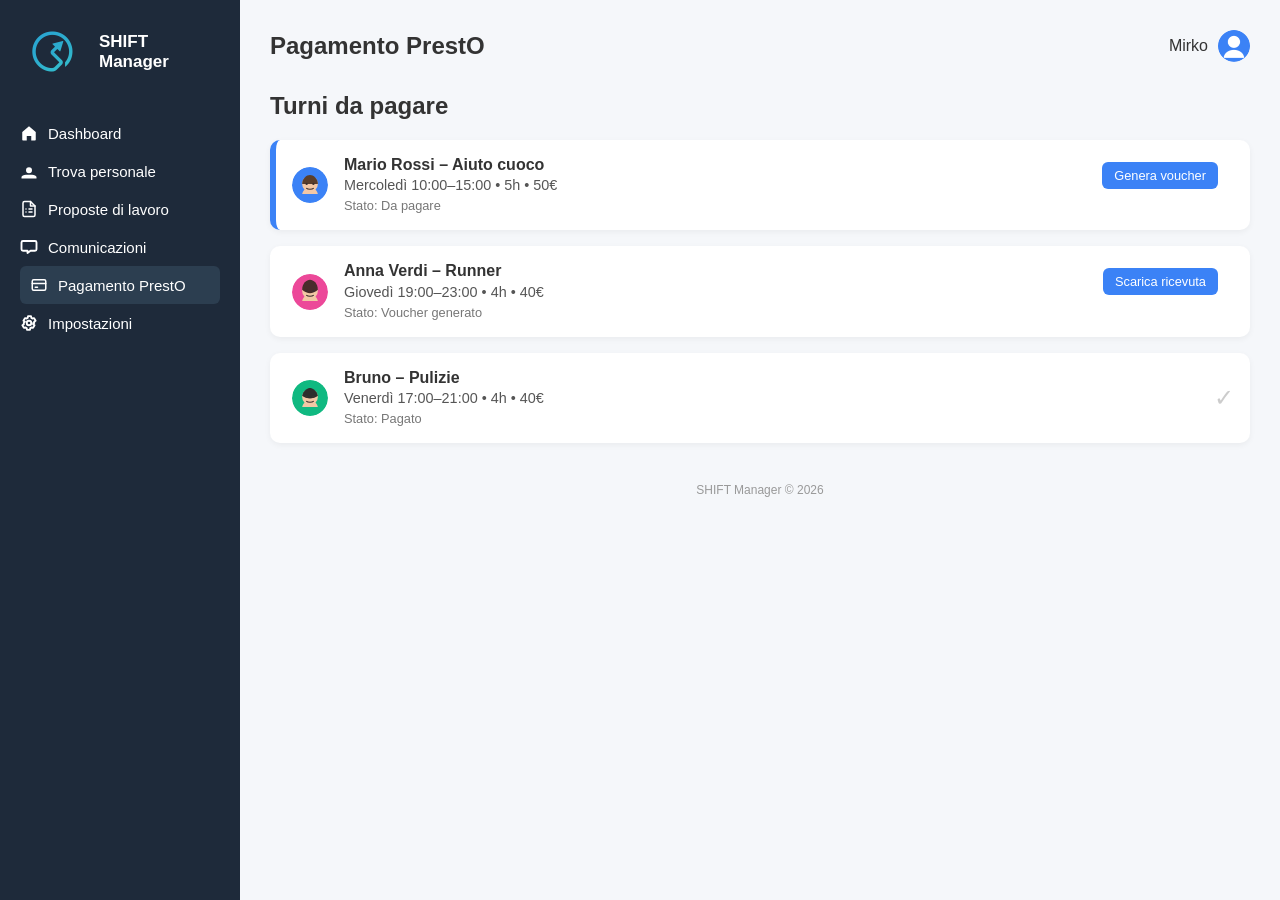
<file: manager/Pagamento_prestO.html>
<!DOCTYPE html>
<html lang="it">
<head>
  <meta charset="UTF-8" />
  <title>Pagamento PrestO - SHIFT Manager</title>
  <link rel="stylesheet" href="../style.css" />
</head>

<body>

  <aside class="sidebar">
    <div class="logo">
      <img src="../assets/logo.png" alt="Logo" />
      <h2>SHIFT Manager</h2>
    </div>

    <nav class="nav">
      <a href="../index.html"><img src="../icons/home.svg" /> Dashboard</a>
      <a href="lavoratori.html"><img src="../icons/users.svg" /> Trova personale</a>
      <a href="proposte.html"><img src="../icons/proposte.svg" /> Proposte di lavoro</a>
      <a href="comunicazioni.html"><img src="../icons/mail.svg" /> Comunicazioni</a>
      <a href="pagamento_presto.html" class="active"><img src="../icons/euro.svg" /> Pagamento PrestO</a>
      <a href="impostazioni.html"><img src="../icons/settings.svg" /> Impostazioni</a>
    </nav>
  </aside>

  <div class="main">

    <header class="header">
      <h1>Pagamento PrestO</h1>
      <div class="user-menu">
        <span class="username">Mirko</span>
        <img src="../assets/user.png" alt="User Icon" />
      </div>
    </header>

    <section class="content">

      <h2 style="margin-bottom: 20px;">Turni da pagare</h2>

      <div class="message-list">

        <div class="message-card blue">
          <img src="../assets/mario.svg" class="message-avatar" />
          <div class="message-info">
            <h3>Mario Rossi – Aiuto cuoco</h3>
            <p>Mercoledì 10:00–15:00 • 5h • 50€</p>
            <span class="timestamp">Stato: Da pagare</span>
          </div>
          <button class="primary small">Genera voucher</button>
        </div>

        <div class="message-card green">
          <img src="../assets/anna.svg" class="message-avatar" />
          <div class="message-info">
            <h3>Anna Verdi – Runner</h3>
            <p>Giovedì 19:00–23:00 • 4h • 40€</p>
            <span class="timestamp">Stato: Voucher generato</span>
          </div>
          <button class="primary small">Scarica ricevuta</button>
        </div>

        <div class="message-card purple">
          <img src="../assets/bruno.svg" class="message-avatar" />
          <div class="message-info">
            <h3>Bruno – Pulizie</h3>
            <p>Venerdì 17:00–21:00 • 4h • 40€</p>
            <span class="timestamp">Stato: Pagato</span>
          </div>
          <div class="message-arrow">✓</div>
        </div>

      </div>
    </section>

    <footer class="footer">SHIFT Manager © 2026</footer>

  </div>

</body>
</html>
</file>
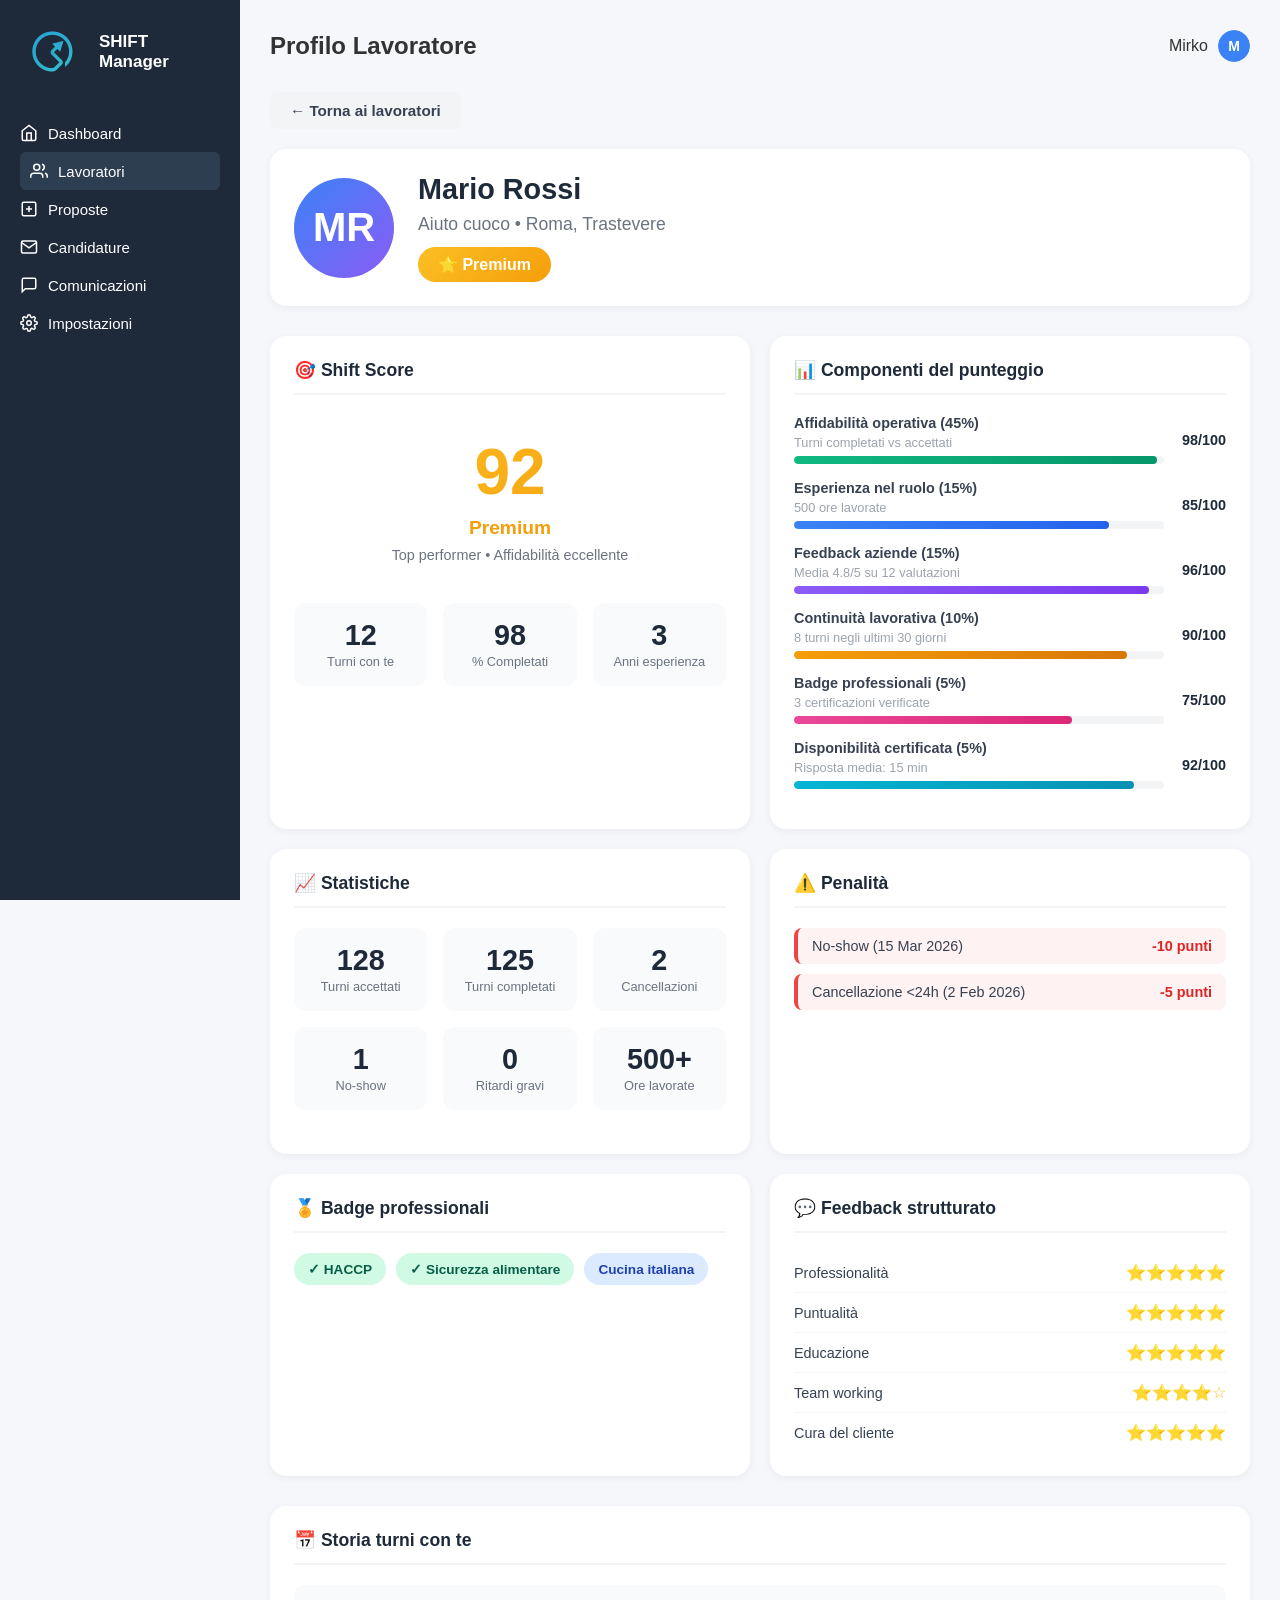
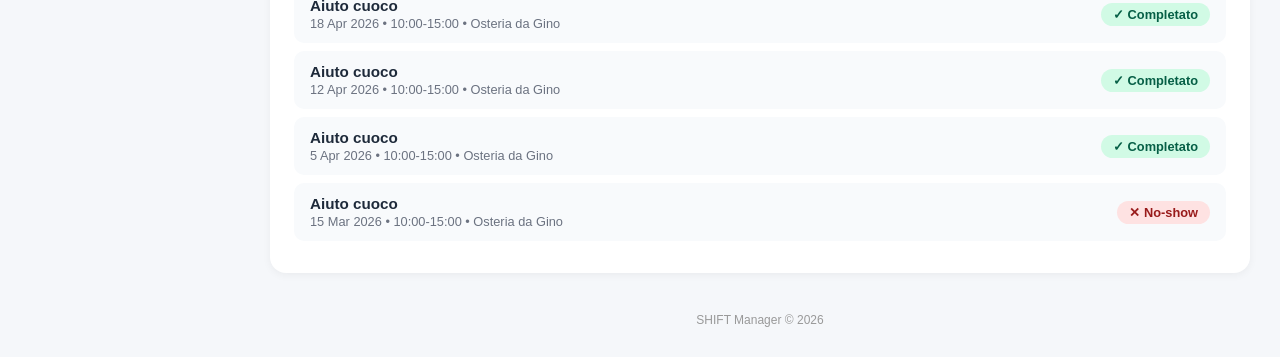
<file: manager/profilo_lavoratore.html>
<!DOCTYPE html>
<html lang="it">
<head>
  <meta charset="UTF-8" />
  <meta name="viewport" content="width=device-width, initial-scale=1.0" />
  <title>Profilo Lavoratore – SHIFT Manager</title>
  <link rel="stylesheet" href="../style.css" />
  <style>
    .profilo-header {
      display: flex;
      align-items: center;
      gap: 24px;
      margin-bottom: 30px;
      padding: 24px;
      background: white;
      border-radius: 16px;
      box-shadow: 0 2px 8px rgba(0,0,0,0.05);
    }
    .profilo-avatar {
      width: 100px; height: 100px;
      border-radius: 50%;
      background: linear-gradient(135deg, #3b82f6, #8b5cf6);
      display: flex;
      align-items: center;
      justify-content: center;
      color: white;
      font-weight: 700;
      font-size: 2.5rem;
      flex-shrink: 0;
    }
    .profilo-info h1 {
      font-size: 1.8rem;
      font-weight: 800;
      color: #1e2a3a;
      margin: 0 0 8px 0;
    }
    .profilo-info .ruolo {
      font-size: 1.1rem;
      color: #6b7280;
      margin: 0 0 12px 0;
    }
    .profilo-badge {
      display: inline-flex;
      align-items: center;
      gap: 8px;
      padding: 8px 20px;
      border-radius: 20px;
      font-size: 1rem;
      font-weight: 700;
      color: white;
    }
    .badge-premium { background: linear-gradient(135deg, #fbbf24, #f59e0b); }
    .badge-elite { background: linear-gradient(135deg, #a78bfa, #8b5cf6); }
    .badge-professional { background: linear-gradient(135deg, #60a5fa, #3b82f6); }
    .badge-starter { background: #9ca3af; }

    .score-grid {
      display: grid;
      grid-template-columns: repeat(2, 1fr);
      gap: 20px;
      margin-bottom: 30px;
    }
    .score-panel {
      background: white;
      border-radius: 16px;
      padding: 24px;
      box-shadow: 0 2px 8px rgba(0,0,0,0.05);
    }
    .score-panel h2 {
      font-size: 1.1rem;
      font-weight: 700;
      color: #1e2a3a;
      margin-bottom: 20px;
      padding-bottom: 12px;
      border-bottom: 2px solid #f3f4f6;
    }

    .score-big {
      text-align: center;
      padding: 20px;
    }
    .score-number {
      font-size: 4rem;
      font-weight: 800;
      background: linear-gradient(135deg, #fbbf24, #f59e0b);
      -webkit-background-clip: text;
      -webkit-text-fill-color: transparent;
      background-clip: text;
    }
    .score-label {
      font-size: 1.2rem;
      font-weight: 700;
      color: #f59e0b;
      margin-top: 8px;
    }
    .score-descrizione {
      font-size: 0.9rem;
      color: #6b7280;
      margin-top: 8px;
    }

    .componente-row {
      display: flex;
      align-items: center;
      gap: 12px;
      margin-bottom: 16px;
    }
    .componente-info {
      flex: 1;
    }
    .componente-info h4 {
      font-size: 0.9rem;
      font-weight: 600;
      color: #374151;
      margin: 0 0 4px 0;
    }
    .componente-info p {
      font-size: 0.8rem;
      color: #9ca3af;
      margin: 0;
    }
    .componente-valore {
      font-size: 0.9rem;
      font-weight: 700;
      color: #1e2a3a;
      min-width: 50px;
      text-align: right;
    }
    .barra-container {
      width: 100%;
      height: 8px;
      background: #f3f4f6;
      border-radius: 4px;
      margin-top: 6px;
      overflow: hidden;
    }
    .barra-fill {
      height: 100%;
      border-radius: 4px;
      transition: width 1s ease;
    }
    .barra-affidabilita { background: linear-gradient(90deg, #10b981, #059669); }
    .barra-esperienza { background: linear-gradient(90deg, #3b82f6, #2563eb); }
    .barra-feedback { background: linear-gradient(90deg, #8b5cf6, #7c3aed); }
    .barra-continuita { background: linear-gradient(90deg, #f59e0b, #d97706); }
    .barra-badge { background: linear-gradient(90deg, #ec4899, #db2777); }
    .barra-disponibilita { background: linear-gradient(90deg, #06b6d4, #0891b2); }

    .stats-grid {
      display: grid;
      grid-template-columns: repeat(3, 1fr);
      gap: 16px;
      margin-bottom: 20px;
    }
    .stat-card {
      background: #f8fafc;
      border-radius: 12px;
      padding: 16px;
      text-align: center;
    }
    .stat-numero {
      font-size: 1.8rem;
      font-weight: 800;
      color: #1e2a3a;
      display: block;
    }
    .stat-label {
      font-size: 0.8rem;
      color: #6b7280;
      margin-top: 4px;
    }

    .penalita-list {
      display: flex;
      flex-direction: column;
      gap: 10px;
    }
    .penalita-item {
      display: flex;
      justify-content: space-between;
      align-items: center;
      padding: 10px 14px;
      background: #fef2f2;
      border-radius: 8px;
      border-left: 4px solid #ef4444;
    }
    .penalita-item span:first-child {
      font-size: 0.9rem;
      color: #374151;
    }
    .penalita-item span:last-child {
      font-size: 0.9rem;
      font-weight: 700;
      color: #dc2626;
    }
    .nessuna-penalita {
      text-align: center;
      padding: 20px;
      color: #059669;
      font-size: 1rem;
    }

    .badge-list {
      display: flex;
      flex-wrap: wrap;
      gap: 10px;
    }
    .badge-item {
      display: inline-flex;
      align-items: center;
      gap: 6px;
      padding: 8px 14px;
      background: #dbeafe;
      color: #1e40af;
      border-radius: 20px;
      font-size: 0.85rem;
      font-weight: 600;
    }
    .badge-item.verificato {
      background: #d1fae5;
      color: #065f46;
    }

    .feedback-item {
      display: flex;
      justify-content: space-between;
      align-items: center;
      padding: 10px 0;
      border-bottom: 1px solid #f3f4f6;
    }
    .feedback-item:last-child { border-bottom: none; }
    .feedback-label { font-size: 0.9rem; color: #374151; }
    .feedback-stars { color: #fbbf24; font-size: 1rem; }

    .turno-row {
      display: flex;
      justify-content: space-between;
      align-items: center;
      padding: 12px 16px;
      background: #f8fafc;
      border-radius: 10px;
      margin-bottom: 8px;
    }
    .turno-info h4 { font-size: 0.95rem; font-weight: 600; color: #1e2a3a; margin: 0; }
    .turno-info p { font-size: 0.8rem; color: #6b7280; margin: 2px 0 0 0; }
    .turno-stato {
      padding: 4px 12px;
      border-radius: 20px;
      font-size: 0.8rem;
      font-weight: 600;
    }
    .stato-completato { background: #d1fae5; color: #065f46; }
    .stato-cancellato { background: #fee2e2; color: #991b1b; }

    .btn-indietro {
      display: inline-flex;
      align-items: center;
      gap: 8px;
      background: #f3f4f6;
      color: #374151;
      padding: 10px 20px;
      border: none;
      border-radius: 8px;
      font-size: 0.95rem;
      font-weight: 600;
      cursor: pointer;
      margin-bottom: 20px;
      transition: all 0.2s;
    }
    .btn-indietro:hover { background: #e5e7eb; }

    @media (max-width: 768px) {
      .score-grid { grid-template-columns: 1fr; }
      .stats-grid { grid-template-columns: 1fr; }
      .profilo-header { flex-direction: column; text-align: center; }
    }
  </style>
</head>
<body>

  <aside class="sidebar">
    <div class="logo">
      <img src="../assets/logo.png" alt="SHIFT Manager" width="48" height="48" style="border-radius: 12px;" />
      <h2>SHIFT Manager</h2>
    </div>
    <nav class="nav">
      <a href="index.html">
        <svg width="18" height="18" viewBox="0 0 24 24" fill="none" stroke="currentColor" stroke-width="2">
          <path d="M3 9l9-7 9 7v11a2 2 0 0 1-2 2H5a2 2 0 0 1-2-2z"/>
          <polyline points="9 22 9 12 15 12 15 22"/>
        </svg>
        Dashboard
      </a>
      <a href="lavoratori.html" class="active">
        <svg width="18" height="18" viewBox="0 0 24 24" fill="none" stroke="currentColor" stroke-width="2">
          <path d="M17 21v-2a4 4 0 0 0-4-4H5a4 4 0 0 0-4 4v2"/>
          <circle cx="9" cy="7" r="4"/>
          <path d="M23 21v-2a4 4 0 0 0-3-3.87"/>
          <path d="M16 3.13a4 4 0 0 1 0 7.75"/>
        </svg>
        Lavoratori
      </a>
      <a href="proposte.html">
        <svg width="18" height="18" viewBox="0 0 24 24" fill="none" stroke="currentColor" stroke-width="2">
          <rect x="3" y="3" width="18" height="18" rx="2" ry="2"/>
          <line x1="12" y1="8" x2="12" y2="16"/>
          <line x1="8" y1="12" x2="16" y2="12"/>
        </svg>
        Proposte
      </a>
      <a href="candidature.html">
        <svg width="18" height="18" viewBox="0 0 24 24" fill="none" stroke="currentColor" stroke-width="2">
          <path d="M4 4h16c1.1 0 2 .9 2 2v12c0 1.1-.9 2-2 2H4c-1.1 0-2-.9-2-2V6c0-1.1.9-2 2-2z"/>
          <polyline points="22,6 12,13 2,6"/>
        </svg>
        Candidature
      </a>
      <a href="comunicazioni.html">
        <svg width="18" height="18" viewBox="0 0 24 24" fill="none" stroke="currentColor" stroke-width="2">
          <path d="M21 15a2 2 0 0 1-2 2H7l-4 4V5a2 2 0 0 1 2-2h14a2 2 0 0 1 2 2z"/>
        </svg>
        Comunicazioni
      </a>
      <a href="impostazioni.html">
        <svg width="18" height="18" viewBox="0 0 24 24" fill="none" stroke="currentColor" stroke-width="2">
          <circle cx="12" cy="12" r="3"/>
          <path d="M19.4 15a1.65 1.65 0 0 0 .33 1.82l.06.06a2 2 0 0 1 0 2.83 2 2 0 0 1-2.83 0l-.06-.06a1.65 1.65 0 0 0-1.82-.33 1.65 1.65 0 0 0-1 1.51V21a2 2 0 0 1-2 2 2 2 0 0 1-2-2v-.09A1.65 1.65 0 0 0 9 19.4a1.65 1.65 0 0 0-1.82.33l-.06.06a2 2 0 0 1-2.83 0 2 2 0 0 1 0-2.83l.06-.06A1.65 1.65 0 0 0 4.6 15a1.65 1.65 0 0 0-1.51-1H3a2 2 0 0 1-2-2 2 2 0 0 1 2-2h.09A1.65 1.65 0 0 0 4.6 9a1.65 1.65 0 0 0-.33-1.82l-.06-.06a2 2 0 0 1 0-2.83 2 2 0 0 1 2.83 0l.06.06A1.65 1.65 0 0 0 9 4.6a1.65 1.65 0 0 0 1-1.51V3a2 2 0 0 1 2-2 2 2 0 0 1 2 2v.09a1.65 1.65 0 0 0 1 1.51 1.65 1.65 0 0 0 1.82-.33l.06-.06a2 2 0 0 1 2.83 0 2 2 0 0 1 0 2.83l-.06.06a1.65 1.65 0 0 0-.33 1.82V9a1.65 1.65 0 0 0 1.51 1H21a2 2 0 0 1 2 2 2 2 0 0 1-2 2h-.09a1.65 1.65 0 0 0-1.51 1z"/>
        </svg>
        Impostazioni
      </a>
    </nav>
  </aside>

  <div class="main">
    <header class="header">
      <h1>Profilo Lavoratore</h1>
      <div class="user-menu">
        <span class="username">Mirko</span>
        <svg width="32" height="32" viewBox="0 0 32 32" style="border-radius:50%">
          <circle cx="16" cy="16" r="16" fill="#3b82f6"/>
          <text x="16" y="21" text-anchor="middle" fill="white" font-size="14" font-weight="bold">M</text>
        </svg>
      </div>
    </header>

    <section class="content">

      <button class="btn-indietro" onclick="history.back()">← Torna ai lavoratori</button>

      <div class="profilo-header" id="profiloHeader">
        <div class="profilo-avatar" id="profiloAvatar">MR</div>
        <div class="profilo-info">
          <h1 id="profiloNome">Mario Rossi</h1>
          <p class="ruolo" id="profiloRuolo">Aiuto cuoco • Roma, Trastevere</p>
          <span class="profilo-badge badge-premium" id="profiloBadge">⭐ Premium</span>
        </div>
      </div>

      <div class="score-grid">

        <div class="score-panel">
          <h2>🎯 Shift Score</h2>
          <div class="score-big">
            <div class="score-number" id="scoreNumero">92</div>
            <div class="score-label" id="scoreLivello">Premium</div>
            <div class="score-descrizione">Top performer • Affidabilità eccellente</div>
          </div>
          <div class="stats-grid" style="margin-top: 20px;">
            <div class="stat-card">
              <span class="stat-numero" id="statTurni">12</span>
              <span class="stat-label">Turni con te</span>
            </div>
            <div class="stat-card">
              <span class="stat-numero" id="statCompletati">98</span>
              <span class="stat-label">% Completati</span>
            </div>
            <div class="stat-card">
              <span class="stat-numero" id="statAnni">3</span>
              <span class="stat-label">Anni esperienza</span>
            </div>
          </div>
        </div>

        <div class="score-panel">
          <h2>📊 Componenti del punteggio</h2>

          <div class="componente-row">
            <div class="componente-info">
              <h4>Affidabilità operativa (45%)</h4>
              <p>Turni completati vs accettati</p>
              <div class="barra-container">
                <div class="barra-fill barra-affidabilita" style="width: 98%"></div>
              </div>
            </div>
            <span class="componente-valore">98/100</span>
          </div>

          <div class="componente-row">
            <div class="componente-info">
              <h4>Esperienza nel ruolo (15%)</h4>
              <p>500 ore lavorate</p>
              <div class="barra-container">
                <div class="barra-fill barra-esperienza" style="width: 85%"></div>
              </div>
            </div>
            <span class="componente-valore">85/100</span>
          </div>

          <div class="componente-row">
            <div class="componente-info">
              <h4>Feedback aziende (15%)</h4>
              <p>Media 4.8/5 su 12 valutazioni</p>
              <div class="barra-container">
                <div class="barra-fill barra-feedback" style="width: 96%"></div>
              </div>
            </div>
            <span class="componente-valore">96/100</span>
          </div>

          <div class="componente-row">
            <div class="componente-info">
              <h4>Continuità lavorativa (10%)</h4>
              <p>8 turni negli ultimi 30 giorni</p>
              <div class="barra-container">
                <div class="barra-fill barra-continuita" style="width: 90%"></div>
              </div>
            </div>
            <span class="componente-valore">90/100</span>
          </div>

          <div class="componente-row">
            <div class="componente-info">
              <h4>Badge professionali (5%)</h4>
              <p>3 certificazioni verificate</p>
              <div class="barra-container">
                <div class="barra-fill barra-badge" style="width: 75%"></div>
              </div>
            </div>
            <span class="componente-valore">75/100</span>
          </div>

          <div class="componente-row">
            <div class="componente-info">
              <h4>Disponibilità certificata (5%)</h4>
              <p>Risposta media: 15 min</p>
              <div class="barra-container">
                <div class="barra-fill barra-disponibilita" style="width: 92%"></div>
              </div>
            </div>
            <span class="componente-valore">92/100</span>
          </div>
        </div>

        <div class="score-panel">
          <h2>📈 Statistiche</h2>
          <div class="stats-grid">
            <div class="stat-card">
              <span class="stat-numero">128</span>
              <span class="stat-label">Turni accettati</span>
            </div>
            <div class="stat-card">
              <span class="stat-numero">125</span>
              <span class="stat-label">Turni completati</span>
            </div>
            <div class="stat-card">
              <span class="stat-numero">2</span>
              <span class="stat-label">Cancellazioni</span>
            </div>
            <div class="stat-card">
              <span class="stat-numero">1</span>
              <span class="stat-label">No-show</span>
            </div>
            <div class="stat-card">
              <span class="stat-numero">0</span>
              <span class="stat-label">Ritardi gravi</span>
            </div>
            <div class="stat-card">
              <span class="stat-numero">500+</span>
              <span class="stat-label">Ore lavorate</span>
            </div>
          </div>
        </div>

        <div class="score-panel">
          <h2>⚠️ Penalità</h2>
          <div class="penalita-list" id="penalitaList">
            <div class="penalita-item">
              <span>No-show (15 Mar 2026)</span>
              <span>-10 punti</span>
            </div>
            <div class="penalita-item">
              <span>Cancellazione <24h (2 Feb 2026)</span>
              <span>-5 punti</span>
            </div>
          </div>
        </div>

        <div class="score-panel">
          <h2>🏅 Badge professionali</h2>
          <div class="badge-list">
            <span class="badge-item verificato">✓ HACCP</span>
            <span class="badge-item verificato">✓ Sicurezza alimentare</span>
            <span class="badge-item">Cucina italiana</span>
          </div>
        </div>

        <div class="score-panel">
          <h2>💬 Feedback strutturato</h2>
          <div class="feedback-item">
            <span class="feedback-label">Professionalità</span>
            <span class="feedback-stars">⭐⭐⭐⭐⭐</span>
          </div>
          <div class="feedback-item">
            <span class="feedback-label">Puntualità</span>
            <span class="feedback-stars">⭐⭐⭐⭐⭐</span>
          </div>
          <div class="feedback-item">
            <span class="feedback-label">Educazione</span>
            <span class="feedback-stars">⭐⭐⭐⭐⭐</span>
          </div>
          <div class="feedback-item">
            <span class="feedback-label">Team working</span>
            <span class="feedback-stars">⭐⭐⭐⭐☆</span>
          </div>
          <div class="feedback-item">
            <span class="feedback-label">Cura del cliente</span>
            <span class="feedback-stars">⭐⭐⭐⭐⭐</span>
          </div>
        </div>

      </div>

      <div class="score-panel" style="margin-top: 20px;">
        <h2>📅 Storia turni con te</h2>
        <div class="turno-row">
          <div class="turno-info">
            <h4>Aiuto cuoco</h4>
            <p>18 Apr 2026 • 10:00-15:00 • Osteria da Gino</p>
          </div>
          <span class="turno-stato stato-completato">✓ Completato</span>
        </div>
        <div class="turno-row">
          <div class="turno-info">
            <h4>Aiuto cuoco</h4>
            <p>12 Apr 2026 • 10:00-15:00 • Osteria da Gino</p>
          </div>
          <span class="turno-stato stato-completato">✓ Completato</span>
        </div>
        <div class="turno-row">
          <div class="turno-info">
            <h4>Aiuto cuoco</h4>
            <p>5 Apr 2026 • 10:00-15:00 • Osteria da Gino</p>
          </div>
          <span class="turno-stato stato-completato">✓ Completato</span>
        </div>
        <div class="turno-row">
          <div class="turno-info">
            <h4>Aiuto cuoco</h4>
            <p>15 Mar 2026 • 10:00-15:00 • Osteria da Gino</p>
          </div>
          <span class="turno-stato stato-cancellato">✕ No-show</span>
        </div>
      </div>

    </section>
    <footer class="footer">SHIFT Manager © 2026</footer>
  </div>

  <script>
    const lavoratoriDB = {
      'mario-rossi': {
        nome: 'Mario Rossi', avatar: 'MR', ruolo: 'Aiuto cuoco', location: 'Roma, Trastevere',
        score: 92, livello: 'Premium', badgeClass: 'badge-premium',
        turniConTe: 12, completati: 98, anni: 3,
        turniAccettati: 128, turniCompletati: 125, cancellazioni: 2, noshow: 1, ritardi: 0, ore: 500,
        componenti: { affidabilita: 98, esperienza: 85, feedback: 96, continuita: 90, badge: 75, disponibilita: 92 },
        penalita: [
          { tipo: 'No-show', data: '15 Mar 2026', punti: -10 },
          { tipo: 'Cancellazione <24h', data: '2 Feb 2026', punti: -5 }
        ],
        badge: [
          { nome: 'HACCP', verificato: true },
          { nome: 'Sicurezza alimentare', verificato: true },
          { nome: 'Cucina italiana', verificato: false }
        ],
        feedback: { professionalita: 5, puntualita: 5, educazione: 5, team: 4, cura: 5 },
        storia: [
          { ruolo: 'Aiuto cuoco', data: '18 Apr 2026', orario: '10:00-15:00', luogo: 'Osteria da Gino', stato: 'completato' },
          { ruolo: 'Aiuto cuoco', data: '12 Apr 2026', orario: '10:00-15:00', luogo: 'Osteria da Gino', stato: 'completato' },
          { ruolo: 'Aiuto cuoco', data: '5 Apr 2026', orario: '10:00-15:00', luogo: 'Osteria da Gino', stato: 'completato' },
          { ruolo: 'Aiuto cuoco', data: '15 Mar 2026', orario: '10:00-15:00', luogo: 'Osteria da Gino', stato: 'noshow' }
        ]
      },
      'luca-ferrini': {
        nome: 'Luca Ferrini', avatar: 'LF', ruolo: 'Cuoco', location: 'Roma, Centro',
        score: 88, livello: 'Elite', badgeClass: 'badge-elite',
        turniConTe: 5, completati: 95, anni: 5,
        turniAccettati: 80, turniCompletati: 76, cancellazioni: 3, noshow: 1, ritardi: 0, ore: 800,
        componenti: { affidabilita: 95, esperienza: 92, feedback: 90, continuita: 85, badge: 80, disponibilita: 88 },
        penalita: [
          { tipo: 'No-show', data: '10 Gen 2026', punti: -10 }
        ],
        badge: [
          { nome: 'HACCP', verificato: true },
          { nome: 'Sommelier', verificato: true },
          { nome: 'Cucina molecolare', verificato: false }
        ],
        feedback: { professionalita: 5, puntualita: 4, educazione: 5, team: 5, cura: 4 },
        storia: [
          { ruolo: 'Cuoco', data: '10 Apr 2026', orario: '18:00-23:00', luogo: 'Osteria da Gino', stato: 'completato' },
          { ruolo: 'Cuoco', data: '3 Apr 2026', orario: '18:00-23:00', luogo: 'Osteria da Gino', stato: 'completato' }
        ]
      },
      'sara-bianchi': {
        nome: 'Sara Bianchi', avatar: 'SB', ruolo: 'Pizzaiola', location: 'Roma, Testaccio',
        score: 95, livello: 'Premium', badgeClass: 'badge-premium',
        turniConTe: 8, completati: 100, anni: 7,
        turniAccettati: 200, turniCompletati: 200, cancellazioni: 0, noshow: 0, ritardi: 0, ore: 1200,
        componenti: { affidabilita: 100, esperienza: 95, feedback: 98, continuita: 95, badge: 90, disponibilita: 96 },
        penalita: [],
        badge: [
          { nome: 'HACCP', verificato: true },
          { nome: 'Pizza napoletana STG', verificato: true },
          { nome: 'Lievitazione naturale', verificato: true }
        ],
        feedback: { professionalita: 5, puntualita: 5, educazione: 5, team: 5, cura: 5 },
        storia: [
          { ruolo: 'Pizzaiola', data: '20 Apr 2026', orario: '18:00-23:00', luogo: 'Pizzeria Da Franco', stato: 'completato' },
          { ruolo: 'Pizzaiola', data: '13 Apr 2026', orario: '18:00-23:00', luogo: 'Pizzeria Da Franco', stato: 'completato' }
        ]
      }
    };

    document.addEventListener('DOMContentLoaded', function() {
      const params = new URLSearchParams(window.location.search);
      const id = params.get('id') || 'mario-rossi';
      const dati = lavoratoriDB[id] || lavoratoriDB['mario-rossi'];

      document.getElementById('profiloAvatar').textContent = dati.avatar;
      document.getElementById('profiloNome').textContent = dati.nome;
      document.getElementById('profiloRuolo').textContent = dati.ruolo + ' • ' + dati.location;
      document.getElementById('profiloBadge').textContent = (dati.score >= 90 ? '⭐ ' : '🟣 ') + dati.livello;
      document.getElementById('profiloBadge').className = 'profilo-badge ' + dati.badgeClass;
      document.getElementById('scoreNumero').textContent = dati.score;
      document.getElementById('scoreLivello').textContent = dati.livello;
      document.getElementById('statTurni').textContent = dati.turniConTe;
      document.getElementById('statCompletati').textContent = dati.completati;
      document.getElementById('statAnni').textContent = dati.anni;

      const comp = dati.componenti;
      const barre = document.querySelectorAll('.barra-fill');
      if (barre[0]) barre[0].style.width = comp.affidabilita + '%';
      if (barre[1]) barre[1].style.width = comp.esperienza + '%';
      if (barre[2]) barre[2].style.width = comp.feedback + '%';
      if (barre[3]) barre[3].style.width = comp.continuita + '%';
      if (barre[4]) barre[4].style.width = comp.badge + '%';
      if (barre[5]) barre[5].style.width = comp.disponibilita + '%';

      const valori = document.querySelectorAll('.componente-valore');
      if (valori[0]) valori[0].textContent = comp.affidabilita + '/100';
      if (valori[1]) valori[1].textContent = comp.esperienza + '/100';
      if (valori[2]) valori[2].textContent = comp.feedback + '/100';
      if (valori[3]) valori[3].textContent = comp.continuita + '/100';
      if (valori[4]) valori[4].textContent = comp.badge + '/100';
      if (valori[5]) valori[5].textContent = comp.disponibilita + '/100';

      const penalitaList = document.getElementById('penalitaList');
      if (dati.penalita.length === 0) {
        penalitaList.innerHTML = '<div class="nessuna-penalita">✓ Nessuna penalità registrata</div>';
      } else {
        penalitaList.innerHTML = dati.penalita.map(p => 
          '<div class="penalita-item"><span>' + p.tipo + ' (' + p.data + ')</span><span>' + p.punti + ' punti</span></div>'
        ).join('');
      }
    });
  </script>

</body>
</html>
</file>
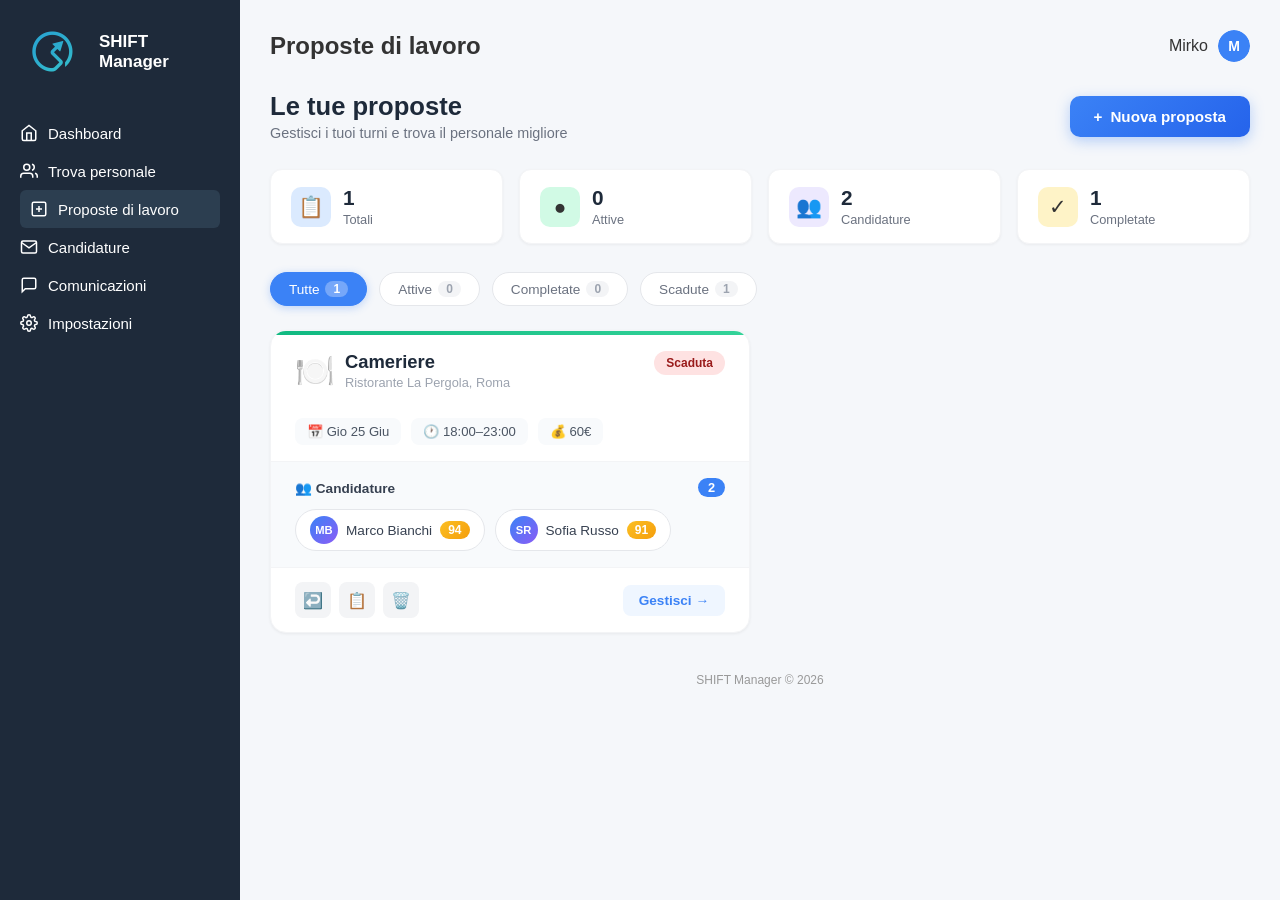
<file: manager/proposte.html>
<!DOCTYPE html>
<html lang="it">
<head>
  <meta charset="UTF-8" />
  <meta name="viewport" content="width=device-width, initial-scale=1.0" />
  <title>Proposte di lavoro – SHIFT Manager</title>
  <link rel="stylesheet" href="../style.css" />
  <style>
    .section-header {
      display: flex;
      justify-content: space-between;
      align-items: center;
      margin-bottom: 28px;
    }
    .section-title-group h1 {
      font-size: 1.6rem;
      font-weight: 700;
      color: #1e2a3a;
      margin: 0;
    }
    .section-title-group p {
      font-size: 0.9rem;
      color: #6b7280;
      margin: 4px 0 0 0;
    }

    .btn-primary {
      background: linear-gradient(135deg, #3b82f6, #2563eb);
      color: white;
      padding: 12px 24px;
      border: none;
      border-radius: 10px;
      font-size: 0.95rem;
      font-weight: 600;
      cursor: pointer;
      display: inline-flex;
      align-items: center;
      gap: 8px;
      transition: all 0.3s;
      box-shadow: 0 4px 14px rgba(59, 130, 246, 0.35);
    }
    .btn-primary:hover {
      transform: translateY(-2px);
      box-shadow: 0 8px 25px rgba(59, 130, 246, 0.45);
    }
    .btn-primary:disabled {
      opacity: 0.6;
      cursor: not-allowed;
      transform: none;
    }

    .stats-bar {
      display: grid;
      grid-template-columns: repeat(4, 1fr);
      gap: 16px;
      margin-bottom: 28px;
    }
    .stat-mini {
      background: white;
      border-radius: 12px;
      padding: 16px 20px;
      display: flex;
      align-items: center;
      gap: 12px;
      box-shadow: 0 1px 3px rgba(0,0,0,0.05);
      border: 1px solid #f3f4f6;
    }
    .stat-mini-icon {
      width: 40px;
      height: 40px;
      border-radius: 10px;
      display: flex;
      align-items: center;
      justify-content: center;
      font-size: 1.3rem;
    }
    .stat-mini-icon.blue { background: #dbeafe; }
    .stat-mini-icon.green { background: #d1fae5; }
    .stat-mini-icon.purple { background: #ede9fe; }
    .stat-mini-icon.orange { background: #fef3c7; }
    .stat-mini-info h4 {
      font-size: 1.3rem;
      font-weight: 700;
      color: #1e2a3a;
      margin: 0;
    }
    .stat-mini-info p {
      font-size: 0.8rem;
      color: #6b7280;
      margin: 2px 0 0 0;
    }

    .filtri-wrapper {
      display: flex;
      gap: 12px;
      margin-bottom: 24px;
      align-items: center;
      flex-wrap: wrap;
    }
    .filtro-pill {
      padding: 8px 18px;
      border: 1.5px solid #e5e7eb;
      border-radius: 50px;
      background: white;
      color: #6b7280;
      font-size: 0.85rem;
      font-weight: 500;
      cursor: pointer;
      transition: all 0.25s;
      display: flex;
      align-items: center;
      gap: 6px;
    }
    .filtro-pill:hover {
      border-color: #3b82f6;
      color: #3b82f6;
    }
    .filtro-pill.active {
      background: #3b82f6;
      color: white;
      border-color: #3b82f6;
      box-shadow: 0 2px 8px rgba(59, 130, 246, 0.3);
    }
    .filtro-count {
      background: rgba(255,255,255,0.25);
      padding: 1px 8px;
      border-radius: 10px;
      font-size: 0.75rem;
      font-weight: 700;
    }
    .filtro-pill.active .filtro-count {
      background: rgba(255,255,255,0.3);
      color: white;
    }
    .filtro-pill:not(.active) .filtro-count {
      background: #f3f4f6;
      color: #9ca3af;
    }

    .proposte-grid {
      display: grid;
      grid-template-columns: repeat(2, 1fr);
      gap: 20px;
    }

    .proposta-card {
      background: white;
      border-radius: 16px;
      padding: 0;
      box-shadow: 0 1px 3px rgba(0,0,0,0.06);
      border: 1px solid #f3f4f6;
      cursor: pointer;
      transition: all 0.35s;
      overflow: hidden;
      display: flex;
      flex-direction: column;
      text-decoration: none;
      color: inherit;
    }
    .proposta-card:hover {
      transform: translateY(-4px);
      box-shadow: 0 12px 40px rgba(0,0,0,0.1);
      border-color: #dbeafe;
    }

    .card-header {
      padding: 20px 24px 16px;
      position: relative;
    }
    .card-header::before {
      content: '';
      position: absolute;
      top: 0;
      left: 0;
      width: 100%;
      height: 4px;
    }
    .card-header.blue::before { background: linear-gradient(90deg, #3b82f6, #60a5fa); }
    .card-header.green::before { background: linear-gradient(90deg, #10b981, #34d399); }
    .card-header.purple::before { background: linear-gradient(90deg, #8b5cf6, #a78bfa); }
    .card-header.orange::before { background: linear-gradient(90deg, #f59e0b, #fbbf24); }

    .card-ruolo-row {
      display: flex;
      justify-content: space-between;
      align-items: flex-start;
      margin-bottom: 12px;
    }
    .card-ruolo {
      display: flex;
      align-items: center;
      gap: 10px;
    }
    .card-ruolo .emoji { font-size: 2rem; }
    .card-ruolo h3 {
      font-size: 1.15rem;
      font-weight: 700;
      color: #1e2a3a;
      margin: 0;
    }
    .card-ruolo p {
      font-size: 0.8rem;
      color: #9ca3af;
      margin: 2px 0 0 0;
    }

    .card-stato {
      padding: 5px 12px;
      border-radius: 50px;
      font-size: 0.75rem;
      font-weight: 600;
    }
    .stato-attiva { background: #dbeafe; color: #1e40af; }
    .stato-completata { background: #d1fae5; color: #065f46; }
    .stato-scaduta { background: #fee2e2; color: #991b1b; }

    .card-dettagli {
      padding: 0 24px 16px;
      display: flex;
      flex-wrap: wrap;
      gap: 10px;
    }
    .dettaglio-tag {
      display: inline-flex;
      align-items: center;
      gap: 6px;
      padding: 6px 12px;
      background: #f8fafc;
      border-radius: 8px;
      font-size: 0.82rem;
      color: #4b5563;
    }

    .card-candidature {
      padding: 16px 24px;
      background: #f8fafc;
      border-top: 1px solid #f3f4f6;
    }
    .candidature-header {
      display: flex;
      justify-content: space-between;
      align-items: center;
      margin-bottom: 12px;
    }
    .candidature-header h4 {
      font-size: 0.85rem;
      font-weight: 600;
      color: #374151;
      margin: 0;
    }
    .candidature-count {
      background: #3b82f6;
      color: white;
      padding: 2px 10px;
      border-radius: 12px;
      font-size: 0.8rem;
      font-weight: 700;
    }
    .candidature-count.zero {
      background: #e5e7eb;
      color: #9ca3af;
    }

    .candidati-row {
      display: flex;
      gap: 10px;
      flex-wrap: wrap;
    }
    .candidato-chip {
      display: inline-flex;
      align-items: center;
      gap: 8px;
      padding: 6px 14px;
      background: white;
      border-radius: 50px;
      border: 1.5px solid #e5e7eb;
      font-size: 0.85rem;
    }
    .chip-avatar {
      width: 28px;
      height: 28px;
      border-radius: 50%;
      background: linear-gradient(135deg, #3b82f6, #8b5cf6);
      display: flex;
      align-items: center;
      justify-content: center;
      color: white;
      font-size: 0.7rem;
      font-weight: 700;
    }
    .chip-nome {
      font-weight: 500;
      color: #374151;
    }
    .chip-score {
      background: linear-gradient(135deg, #fbbf24, #f59e0b);
      color: white;
      padding: 2px 8px;
      border-radius: 10px;
      font-size: 0.75rem;
      font-weight: 700;
    }

    .nessuna-candidatura {
      text-align: center;
      padding: 16px;
      color: #9ca3af;
      font-size: 0.9rem;
      font-style: italic;
    }

    .card-footer {
      padding: 14px 24px;
      display: flex;
      justify-content: space-between;
      align-items: center;
      border-top: 1px solid #f3f4f6;
    }
    .card-footer .azioni {
      display: flex;
      gap: 8px;
    }
    .btn-icon {
      width: 36px;
      height: 36px;
      border-radius: 8px;
      border: none;
      background: #f3f4f6;
      color: #6b7280;
      cursor: pointer;
      display: flex;
      align-items: center;
      justify-content: center;
      transition: all 0.2s;
      font-size: 1rem;
    }
    .btn-icon:hover {
      background: #dbeafe;
      color: #3b82f6;
    }
    .btn-icon.danger:hover {
      background: #fee2e2;
      color: #dc2626;
    }
    .btn-icon.success:hover {
      background: #d1fae5;
      color: #059669;
    }
    .btn-text {
      padding: 8px 16px;
      border-radius: 8px;
      border: none;
      background: #eff6ff;
      color: #3b82f6;
      font-size: 0.85rem;
      font-weight: 600;
      cursor: pointer;
      transition: all 0.2s;
    }
    .btn-text:hover {
      background: #3b82f6;
      color: white;
    }
    .btn-text-outline {
      padding: 8px 16px;
      border-radius: 8px;
      border: 1.5px solid #e5e7eb;
      background: white;
      color: #6b7280;
      font-size: 0.85rem;
      font-weight: 600;
      cursor: pointer;
      transition: all 0.2s;
    }
    .btn-text-outline:hover {
      background: #f9fafb;
      border-color: #d1d5db;
    }

    .empty-state {
      text-align: center;
      padding: 60px 20px;
      background: white;
      border-radius: 16px;
      border: 2px dashed #e5e7eb;
    }
    .empty-state .emoji { font-size: 4rem; margin-bottom: 16px; }
    .empty-state h3 {
      font-size: 1.3rem;
      font-weight: 700;
      color: #1e2a3a;
      margin: 0 0 8px 0;
    }
    .empty-state p {
      font-size: 0.95rem;
      color: #6b7280;
      margin: 0 0 24px 0;
    }

    .modal-overlay {
      display: none;
      position: fixed;
      top: 0; left: 0;
      width: 100%; height: 100%;
      background: rgba(15, 23, 42, 0.6);
      backdrop-filter: blur(4px);
      z-index: 2000;
      justify-content: center;
      align-items: center;
      padding: 20px;
    }
    .modal-overlay.active { display: flex; }
    .modal {
      background: white;
      border-radius: 20px;
      padding: 0;
      width: 100%;
      max-width: 520px;
      max-height: 90vh;
      overflow: hidden;
      box-shadow: 0 25px 50px -12px rgba(0, 0, 0, 0.25);
    }
    .modal-header {
      padding: 28px 32px 20px;
      border-bottom: 1px solid #f3f4f6;
    }
    .modal-header h2 {
      font-size: 1.3rem;
      font-weight: 700;
      color: #1e2a3a;
      margin: 0 0 6px 0;
    }
    .modal-header p {
      font-size: 0.9rem;
      color: #6b7280;
      margin: 0;
    }
    .modal-body {
      padding: 24px 32px;
      overflow-y: auto;
      max-height: 60vh;
    }
    .modal-footer {
      padding: 16px 32px 24px;
      display: flex;
      gap: 12px;
      justify-content: flex-end;
      border-top: 1px solid #f3f4f6;
    }

    .form-group { margin-bottom: 20px; }
    .form-group label {
      display: block;
      font-size: 0.85rem;
      font-weight: 600;
      color: #374151;
      margin-bottom: 8px;
    }
    .form-group label .required { color: #dc2626; }
    .form-group input,
    .form-group select,
    .form-group textarea {
      width: 100%;
      padding: 12px 16px;
      border: 1.5px solid #e5e7eb;
      border-radius: 10px;
      font-size: 0.95rem;
      font-family: inherit;
      transition: all 0.2s;
      background: #fafafa;
    }
    .form-group input:focus,
    .form-group select:focus,
    .form-group textarea:focus {
      outline: none;
      border-color: #3b82f6;
      background: white;
      box-shadow: 0 0 0 4px rgba(59, 130, 246, 0.1);
    }
    .form-group textarea {
      resize: vertical;
      min-height: 80px;
    }
    .form-row {
      display: grid;
      grid-template-columns: 1fr 1fr;
      gap: 16px;
    }
    .form-row-3 {
      display: grid;
      grid-template-columns: repeat(3, 1fr);
      gap: 12px;
    }

    .requisiti-section {
      background: #f8fafc;
      border-radius: 12px;
      padding: 20px;
      margin-bottom: 20px;
    }
    .requisiti-section h4 {
      font-size: 0.95rem;
      font-weight: 600;
      color: #1e2a3a;
      margin: 0 0 16px 0;
      display: flex;
      align-items: center;
      gap: 8px;
    }
    .checkbox-grid {
      display: grid;
      grid-template-columns: repeat(2, 1fr);
      gap: 10px;
    }
    .checkbox-item {
      display: flex;
      align-items: center;
      gap: 10px;
      padding: 10px 14px;
      background: white;
      border-radius: 8px;
      border: 1.5px solid #e5e7eb;
      cursor: pointer;
    }
    .checkbox-item input[type="checkbox"] {
      width: 18px;
      height: 18px;
      accent-color: #3b82f6;
      cursor: pointer;
    }
    .checkbox-item label {
      font-size: 0.9rem;
      color: #374151;
      cursor: pointer;
      margin: 0;
      font-weight: 500;
    }

    .btn-secondary {
      padding: 12px 24px;
      border-radius: 10px;
      border: 1.5px solid #e5e7eb;
      background: white;
      color: #6b7280;
      font-size: 0.95rem;
      font-weight: 600;
      cursor: pointer;
      transition: all 0.2s;
    }
    .btn-secondary:hover {
      background: #f9fafb;
      border-color: #d1d5db;
    }

    .confirm-overlay {
      display: none;
      position: fixed;
      top: 0; left: 0;
      width: 100%; height: 100%;
      background: rgba(15, 23, 42, 0.5);
      backdrop-filter: blur(3px);
      z-index: 3000;
      justify-content: center;
      align-items: center;
      padding: 20px;
    }
    .confirm-overlay.active { display: flex; }
    .confirm-box {
      background: white;
      border-radius: 16px;
      padding: 28px 32px;
      max-width: 400px;
      width: 100%;
      text-align: center;
      box-shadow: 0 20px 40px rgba(0,0,0,0.2);
    }
    .confirm-box .emoji { font-size: 3rem; margin-bottom: 12px; }
    .confirm-box h3 {
      font-size: 1.2rem;
      font-weight: 700;
      color: #1e2a3a;
      margin: 0 0 8px 0;
    }
    .confirm-box p {
      font-size: 0.9rem;
      color: #6b7280;
      margin: 0 0 24px 0;
    }
    .confirm-actions {
      display: flex;
      gap: 12px;
      justify-content: center;
    }
    .confirm-actions .btn-secondary { flex: 1; }
    .confirm-actions .btn-danger {
      flex: 1;
      padding: 12px 24px;
      border-radius: 10px;
      border: none;
      background: #dc2626;
      color: white;
      font-size: 0.95rem;
      font-weight: 600;
      cursor: pointer;
      transition: all 0.2s;
    }
    .confirm-actions .btn-danger:hover {
      background: #b91c1c;
    }

    @media (max-width: 768px) {
      .proposte-grid { grid-template-columns: 1fr; }
      .stats-bar { grid-template-columns: repeat(2, 1fr); }
      .form-row, .form-row-3 { grid-template-columns: 1fr; }
      .checkbox-grid { grid-template-columns: 1fr; }
      .section-header { flex-direction: column; align-items: flex-start; gap: 16px; }
      .confirm-actions { flex-direction: column; }
    }
  </style>
</head>
<body>

  <aside class="sidebar">
    <div class="logo">
      <img src="../assets/logo.png" alt="SHIFT Manager" width="48" height="48" style="border-radius: 12px;" />
      <h2>SHIFT Manager</h2>
    </div>
    <nav class="nav">
      <a href="index.html">
        <svg width="18" height="18" viewBox="0 0 24 24" fill="none" stroke="currentColor" stroke-width="2">
          <path d="M3 9l9-7 9 7v11a2 2 0 0 1-2 2H5a2 2 0 0 1-2-2z"/>
          <polyline points="9 22 9 12 15 12 15 22"/>
        </svg>
        Dashboard
      </a>
      <a href="lavoratori.html">
        <svg width="18" height="18" viewBox="0 0 24 24" fill="none" stroke="currentColor" stroke-width="2">
          <path d="M17 21v-2a4 4 0 0 0-4-4H5a4 4 0 0 0-4 4v2"/>
          <circle cx="9" cy="7" r="4"/>
          <path d="M23 21v-2a4 4 0 0 0-3-3.87"/>
          <path d="M16 3.13a4 4 0 0 1 0 7.75"/>
        </svg>
        Trova personale
      </a>
      <a href="proposte.html" class="active">
        <svg width="18" height="18" viewBox="0 0 24 24" fill="none" stroke="currentColor" stroke-width="2">
          <rect x="3" y="3" width="18" height="18" rx="2" ry="2"/>
          <line x1="12" y1="8" x2="12" y2="16"/>
          <line x1="8" y1="12" x2="16" y2="12"/>
        </svg>
        Proposte di lavoro
      </a>
      <a href="candidature.html">
        <svg width="18" height="18" viewBox="0 0 24 24" fill="none" stroke="currentColor" stroke-width="2">
          <path d="M4 4h16c1.1 0 2 .9 2 2v12c0 1.1-.9 2-2 2H4c-1.1 0-2-.9-2-2V6c0-1.1.9-2 2-2z"/>
          <polyline points="22,6 12,13 2,6"/>
        </svg>
        Candidature
      </a>
      <a href="comunicazioni.html">
        <svg width="18" height="18" viewBox="0 0 24 24" fill="none" stroke="currentColor" stroke-width="2">
          <path d="M21 15a2 2 0 0 1-2 2H7l-4 4V5a2 2 0 0 1 2-2h14a2 2 0 0 1 2 2z"/>
        </svg>
        Comunicazioni
      </a>
      <a href="impostazioni.html">
        <svg width="18" height="18" viewBox="0 0 24 24" fill="none" stroke="currentColor" stroke-width="2">
          <circle cx="12" cy="12" r="3"/>
          <path d="M19.4 15a1.65 1.65 0 0 0 .33 1.82l.06.06a2 2 0 0 1 0 2.83 2 2 0 0 1-2.83 0l-.06-.06a1.65 1.65 0 0 0-1.82-.33 1.65 1.65 0 0 0-1 1.51V21a2 2 0 0 1-2 2 2 2 0 0 1-2-2v-.09A1.65 1.65 0 0 0 9 19.4a1.65 1.65 0 0 0-1.82.33l-.06.06a2 2 0 0 1-2.83 0 2 2 0 0 1 0-2.83l.06-.06A1.65 1.65 0 0 0 4.6 15a1.65 1.65 0 0 0-1.51-1H3a2 2 0 0 1-2-2 2 2 0 0 1 2-2h.09A1.65 1.65 0 0 0 4.6 9a1.65 1.65 0 0 0-.33-1.82l-.06-.06a2 2 0 0 1 0-2.83 2 2 0 0 1 2.83 0l.06.06A1.65 1.65 0 0 0 9 4.6a1.65 1.65 0 0 0 1-1.51V3a2 2 0 0 1 2-2 2 2 0 0 1 2 2v.09a1.65 1.65 0 0 0 1 1.51 1.65 1.65 0 0 0 1.82-.33l.06-.06a2 2 0 0 1 2.83 0 2 2 0 0 1 0 2.83l-.06.06a1.65 1.65 0 0 0-.33 1.82V9a1.65 1.65 0 0 0 1.51 1H21a2 2 0 0 1 2 2 2 2 0 0 1-2 2h-.09a1.65 1.65 0 0 0-1.51 1z"/>
        </svg>
        Impostazioni
      </a>
    </nav>
  </aside>

  <div class="main">
    <header class="header">
      <h1>Proposte di lavoro</h1>
      <div class="user-menu">
        <span class="username">Mirko</span>
        <svg width="32" height="32" viewBox="0 0 32 32" style="border-radius:50%">
          <circle cx="16" cy="16" r="16" fill="#3b82f6"/>
          <text x="16" y="21" text-anchor="middle" fill="white" font-size="14" font-weight="bold">M</text>
        </svg>
      </div>
    </header>

    <section class="content">

      <div class="section-header">
        <div class="section-title-group">
          <h1>Le tue proposte</h1>
          <p>Gestisci i tuoi turni e trova il personale migliore</p>
        </div>
        <button class="btn-primary" onclick="apriModal()">
          <span>+</span> Nuova proposta
        </button>
      </div>

      <div class="stats-bar" id="statsBar">
        <div class="stat-mini">
          <div class="stat-mini-icon blue">📋</div>
          <div class="stat-mini-info">
            <h4 id="statTotale">0</h4>
            <p>Totali</p>
          </div>
        </div>
        <div class="stat-mini">
          <div class="stat-mini-icon green">●</div>
          <div class="stat-mini-info">
            <h4 id="statAttive">0</h4>
            <p>Attive</p>
          </div>
        </div>
        <div class="stat-mini">
          <div class="stat-mini-icon purple">👥</div>
          <div class="stat-mini-info">
            <h4 id="statCandidature">0</h4>
            <p>Candidature</p>
          </div>
        </div>
        <div class="stat-mini">
          <div class="stat-mini-icon orange">✓</div>
          <div class="stat-mini-info">
            <h4 id="statCompletate">0</h4>
            <p>Completate</p>
          </div>
        </div>
      </div>

      <div class="filtri-wrapper" id="filtriWrapper">
        <button class="filtro-pill active" data-filtro="tutte" onclick="filtraProposte('tutte', this)">
          Tutte <span class="filtro-count" id="countTutte">0</span>
        </button>
        <button class="filtro-pill" data-filtro="attiva" onclick="filtraProposte('attiva', this)">
          Attive <span class="filtro-count" id="countAttive">0</span>
        </button>
        <button class="filtro-pill" data-filtro="completata" onclick="filtraProposte('completata', this)">
          Completate <span class="filtro-count" id="countCompletate">0</span>
        </button>
        <button class="filtro-pill" data-filtro="scaduta" onclick="filtraProposte('scaduta', this)">
          Scadute <span class="filtro-count" id="countScadute">0</span>
        </button>
      </div>

      <div class="proposte-grid" id="proposteGrid"></div>

      <div class="empty-state" id="emptyState">
        <div class="emoji">📭</div>
        <h3>Nessuna proposta</h3>
        <p>Non hai ancora pubblicato nessuna proposta di lavoro.</p>
        <button class="btn-primary" onclick="apriModal()">+ Crea la prima proposta</button>
      </div>

    </section>

    <footer class="footer">SHIFT Manager © 2026</footer>
  </div>

  <div class="modal-overlay" id="modalNuovaProposta">
    <div class="modal">
      <div class="modal-header">
        <h2>📝 Nuova proposta</h2>
        <p>Inserisci ruolo, orario, luogo e requisiti. Il sistema identifica i professionisti compatibili.</p>
      </div>
      <div class="modal-body">
        <form id="formNuovaProposta" onsubmit="salvaProposta(event)">
          <div class="form-group">
            <label for="ruolo">Ruolo <span class="required">*</span></label>
            <select id="ruolo" required>
              <option value="">Seleziona ruolo</option>
              <option value="aiuto_cuoco">🍳 Aiuto Cuoco</option>
              <option value="cuoco">👨‍🍳 Cuoco</option>
              <option value="pizzaiolo">🍕 Pizzaiolo</option>
              <option value="barman">🍸 Barman</option>
              <option value="cameriere">🍽️ Cameriere</option>
              <option value="runner">🥂 Runner</option>
              <option value="pulizie">🧹 Pulizie</option>
              <option value="sommelier">🍷 Sommelier</option>
            </select>
          </div>

          <div class="form-row">
            <div class="form-group">
              <label for="data">Data <span class="required">*</span></label>
              <input type="date" id="data" required />
            </div>
            <div class="form-group">
              <label for="ora_inizio">Ora inizio <span class="required">*</span></label>
              <input type="time" id="ora_inizio" required />
            </div>
          </div>

          <div class="form-row">
            <div class="form-group">
              <label for="ora_fine">Ora fine <span class="required">*</span></label>
              <input type="time" id="ora_fine" required />
            </div>
            <div class="form-group">
              <label for="compenso">Compenso (€) <span class="required">*</span></label>
              <input type="number" id="compenso" min="1" placeholder="Es. 50" required />
            </div>
          </div>

          <div class="form-group">
            <label for="luogo">Luogo / Struttura <span class="required">*</span></label>
            <input type="text" id="luogo" placeholder="Es. Osteria da Gino, Roma" required />
          </div>

          <div class="form-group">
            <label for="note">Descrizione turno</label>
            <textarea id="note" placeholder="Descrivi il turno, requisiti specifici, uniforme..."></textarea>
          </div>

          <div class="requisiti-section">
            <h4>🎯 Requisiti candidati</h4>
            <div class="form-row-3">
              <div class="form-group" style="margin-bottom: 0;">
                <label for="scoreMinimo">Shift Score min</label>
                <select id="scoreMinimo">
                  <option value="0">Nessuno</option>
                  <option value="80">≥ 80</option>
                  <option value="85">≥ 85</option>
                  <option value="90">≥ 90</option>
                </select>
              </div>
              <div class="form-group" style="margin-bottom: 0;">
                <label for="esperienzaMinima">Esperienza</label>
                <select id="esperienzaMinima">
                  <option value="0">Nessuna</option>
                  <option value="6">6 mesi</option>
                  <option value="12">1 anno</option>
                  <option value="24">2 anni</option>
                </select>
              </div>
              <div class="form-group" style="margin-bottom: 0;">
                <label for="distanzaMax">Distanza max</label>
                <select id="distanzaMax">
                  <option value="999">Illimitata</option>
                  <option value="1">1 km</option>
                  <option value="3">3 km</option>
                  <option value="5">5 km</option>
                </select>
              </div>
            </div>
            <div class="checkbox-grid" style="margin-top: 14px;">
              <div class="checkbox-item">
                <input type="checkbox" id="reqHACCP" />
                <label for="reqHACCP">HACCP</label>
              </div>
              <div class="checkbox-item">
                <input type="checkbox" id="reqSicurezza" />
                <label for="reqSicurezza">Sicurezza</label>
              </div>
              <div class="checkbox-item">
                <input type="checkbox" id="reqAuto" />
                <label for="reqAuto">Auto propria</label>
              </div>
              <div class="checkbox-item">
                <input type="checkbox" id="reqInglese" />
                <label for="reqInglese">Inglese</label>
              </div>
            </div>
          </div>
        </form>
      </div>
      <div class="modal-footer">
        <button type="button" class="btn-secondary" onclick="chiudiModal()">Annulla</button>
        <button type="button" class="btn-text-outline" onclick="salvaBozza()">💾 Salva bozza</button>
        <button type="submit" class="btn-primary" form="formNuovaProposta">🚀 Pubblica</button>
      </div>
    </div>
  </div>

  <div class="confirm-overlay" id="confirmDialog">
    <div class="confirm-box">
      <div class="emoji" id="confirmEmoji">⚠️</div>
      <h3 id="confirmTitle">Conferma</h3>
      <p id="confirmMessage">Sei sicuro?</p>
      <div class="confirm-actions">
        <button class="btn-secondary" onclick="annullaConferma()">Annulla</button>
        <button class="btn-danger" id="confirmBtn" onclick="eseguiConferma()">Conferma</button>
      </div>
    </div>
  </div>

  <script>
    const RUOLO_EMOJI = {
      aiuto_cuoco: '🍳', cuoco: '👨‍🍳', pizzaiolo: '🍕', barman: '🍸',
      cameriere: '🍽️', runner: '🥂', pulizie: '🧹', sommelier: '🍷'
    };
    const RUOLO_NOME = {
      aiuto_cuoco: 'Aiuto cuoco', cuoco: 'Cuoco', pizzaiolo: 'Pizzaiolo',
      barman: 'Barman', cameriere: 'Cameriere', runner: 'Runner',
      pulizie: 'Pulizie', sommelier: 'Sommelier'
    };
    const RUOLO_COLORE = {
      aiuto_cuoco: 'blue', cuoco: 'blue', pizzaiolo: 'orange',
      barman: 'purple', cameriere: 'green', runner: 'green',
      pulizie: 'purple', sommelier: 'purple'
    };

    let proposte = [
      {
        id: 'cameriere-001',
        ruolo: 'cameriere',
        data: '2026-06-25',
        dataLabel: 'Gio 25 Giu',
        orario: '18:00–23:00',
        compenso: '60€',
        luogo: 'Ristorante La Pergola, Roma',
        stato: 'attiva',
        candidature: [
          { nome: 'Marco Bianchi', avatar: 'MB', score: 94 },
          { nome: 'Sofia Russo', avatar: 'SR', score: 91 }
        ],
        note: 'Servizio serata, esperienza in ristorante stellato richiesta.',
        requisiti: {
          scoreMinimo: '85',
          esperienzaMinima: '12',
          distanzaMax: '5',
          haccp: true,
          sicurezza: false,
          auto: false,
          inglese: true
        }
      }
    ];

    let confirmCallback = null;

    function getStatoEffettivo(p) {
      if (p.stato === 'completata') return 'completata';
      const oggi = new Date();
      oggi.setHours(0, 0, 0, 0);
      const d = new Date(p.data + 'T00:00:00');
      if (d < oggi && p.stato === 'attiva') return 'scaduta';
      return p.stato;
    }

    function renderTutto() {
      const filtroAttivo = document.querySelector('.filtro-pill.active')?.dataset.filtro || 'tutte';
      aggiornaStats();
      renderProposte(filtroAttivo);
      aggiornaFiltri();
    }

    function aggiornaStats() {
      const totali = proposte.length;
      const attive = proposte.filter(p => getStatoEffettivo(p) === 'attiva').length;
      const completate = proposte.filter(p => getStatoEffettivo(p) === 'completata').length;
      const scadute = proposte.filter(p => getStatoEffettivo(p) === 'scaduta').length;
      const candidature = proposte.reduce((sum, p) => sum + (p.candidature?.length || 0), 0);

      document.getElementById('statTotale').textContent = totali;
      document.getElementById('statAttive').textContent = attive;
      document.getElementById('statCompletate').textContent = completate + scadute;
      document.getElementById('statCandidature').textContent = candidature;
    }

    function aggiornaFiltri() {
      document.getElementById('countTutte').textContent = proposte.length;
      document.getElementById('countAttive').textContent = proposte.filter(p => getStatoEffettivo(p) === 'attiva').length;
      document.getElementById('countCompletate').textContent = proposte.filter(p => getStatoEffettivo(p) === 'completata').length;
      document.getElementById('countScadute').textContent = proposte.filter(p => getStatoEffettivo(p) === 'scaduta').length;
    }

    function renderProposte(filtro) {
      const grid = document.getElementById('proposteGrid');
      const empty = document.getElementById('emptyState');

      let filtrate = proposte;
      if (filtro !== 'tutte') {
        filtrate = proposte.filter(p => getStatoEffettivo(p) === filtro);
      }

      if (filtrate.length === 0) {
        grid.innerHTML = '';
        empty.style.display = 'block';
        return;
      }

      empty.style.display = 'none';
      grid.innerHTML = filtrate.map(p => creaCard(p)).join('');
    }

    function creaCard(p) {
      const stato = getStatoEffettivo(p);
      const colore = RUOLO_COLORE[p.ruolo] || 'blue';
      const emoji = RUOLO_EMOJI[p.ruolo] || '📋';
      const nomeRuolo = RUOLO_NOME[p.ruolo] || p.ruolo;
      const numCandidature = p.candidature?.length || 0;

      const statoClass = stato === 'attiva' ? 'stato-attiva' : stato === 'completata' ? 'stato-completata' : 'stato-scaduta';
      const statoLabel = stato === 'attiva' ? 'Attiva' : stato === 'completata' ? 'Completata' : 'Scaduta';

      let azioniHTML = '';
      if (stato === 'attiva') {
        azioniHTML = `
          <button class="btn-icon success" title="Segna come completata" onclick="event.stopPropagation(); completaProposta('${p.id}')">✓</button>
          <button class="btn-icon" title="Modifica" onclick="event.stopPropagation(); modificaProposta('${p.id}')">✏️</button>
          <button class="btn-icon" title="Duplica" onclick="event.stopPropagation(); duplicaProposta('${p.id}')">📋</button>
          <button class="btn-icon danger" title="Elimina" onclick="event.stopPropagation(); eliminaProposta('${p.id}')">🗑️</button>`;
      } else if (stato === 'completata') {
        azioniHTML = `
          <button class="btn-icon" title="Riattiva" onclick="event.stopPropagation(); riattivaProposta('${p.id}')">↩️</button>
          <button class="btn-icon" title="Duplica" onclick="event.stopPropagation(); duplicaProposta('${p.id}')">📋</button>
          <button class="btn-icon danger" title="Elimina" onclick="event.stopPropagation(); eliminaProposta('${p.id}')">🗑️</button>`;
      } else {
        azioniHTML = `
          <button class="btn-icon" title="Riattiva" onclick="event.stopPropagation(); riattivaProposta('${p.id}')">↩️</button>
          <button class="btn-icon" title="Duplica" onclick="event.stopPropagation(); duplicaProposta('${p.id}')">📋</button>
          <button class="btn-icon danger" title="Elimina" onclick="event.stopPropagation(); eliminaProposta('${p.id}')">🗑️</button>`;
      }

      let candidatureHTML = '';
      if (numCandidature > 0) {
        candidatureHTML = `
          <div class="candidature-header">
            <h4>👥 Candidature</h4>
            <span class="candidature-count">${numCandidature}</span>
          </div>
          <div class="candidati-row">
            ${p.candidature.map(c => `
              <div class="candidato-chip">
                <div class="chip-avatar">${c.avatar}</div>
                <span class="chip-nome">${c.nome}</span>
                <span class="chip-score">${c.score}</span>
              </div>
            `).join('')}
          </div>`;
      } else if (stato === 'completata') {
        candidatureHTML = `
          <div class="candidature-header">
            <h4>👥 Risultato</h4>
            <span class="candidature-count" style="background: #10b981;">✓</span>
          </div>
          <div class="nessuna-candidatura" style="color: #059669; font-style: normal;">
            Completata • ${p.assegnatoA ? 'Assegnato a ' + p.assegnatoA : 'Chiusa'}
          </div>`;
      } else {
        candidatureHTML = `
          <div class="candidature-header">
            <h4>👥 Candidature</h4>
            <span class="candidature-count zero">0</span>
          </div>
          <div class="nessuna-candidatura">Nessuna candidatura ancora</div>`;
      }

      return `
        <div class="proposta-card" data-stato="${stato}" onclick="location.href='candidature.html?id=${p.id}'">
          <div class="card-header ${colore}">
            <div class="card-ruolo-row">
              <div class="card-ruolo">
                <span class="emoji">${emoji}</span>
                <div>
                  <h3>${nomeRuolo}</h3>
                  <p>${p.luogo}</p>
                </div>
              </div>
              <span class="card-stato ${statoClass}">${statoLabel}</span>
            </div>
          </div>
          <div class="card-dettagli">
            <span class="dettaglio-tag">📅 ${p.dataLabel}</span>
            <span class="dettaglio-tag">🕐 ${p.orario}</span>
            <span class="dettaglio-tag">💰 ${p.compenso}</span>
          </div>
          <div class="card-candidature">
            ${candidatureHTML}
          </div>
          <div class="card-footer">
            <div class="azioni">
              ${azioniHTML}
            </div>
            <button class="btn-text">Gestisci →</button>
          </div>
        </div>
      `;
    }

    function filtraProposte(filtro, btn) {
      document.querySelectorAll('.filtro-pill').forEach(b => b.classList.remove('active'));
      btn.classList.add('active');
      btn.dataset.filtro = filtro;
      renderTutto();
    }

    function apriModal() {
      document.getElementById('modalNuovaProposta').classList.add('active');
      const today = new Date().toISOString().split('T')[0];
      document.getElementById('data').setAttribute('min', today);
      document.getElementById('data').value = today;
    }

    function chiudiModal() {
      document.getElementById('modalNuovaProposta').classList.remove('active');
      document.getElementById('formNuovaProposta').reset();
    }

    document.getElementById('modalNuovaProposta').addEventListener('click', function(e) {
      if (e.target === this) chiudiModal();
    });

    function salvaBozza() {
      const ruolo = document.getElementById('ruolo').value;
      const data = document.getElementById('data').value;
      const oraInizio = document.getElementById('ora_inizio').value;
      const oraFine = document.getElementById('ora_fine').value;
      const compenso = document.getElementById('compenso').value;
      const luogo = document.getElementById('luogo').value;

      if (!ruolo || !data || !oraInizio || !oraFine || !compenso || !luogo) {
        mostraToast('⚠️ Compila tutti i campi obbligatori per salvare la bozza');
        return;
      }

      const dataObj = new Date(data + 'T00:00:00');
      const giorni = ['Dom', 'Lun', 'Mar', 'Mer', 'Gio', 'Ven', 'Sab'];
      const mesi = ['Gen', 'Feb', 'Mar', 'Apr', 'Mag', 'Giu', 'Lug', 'Ago', 'Set', 'Ott', 'Nov', 'Dic'];
      const dataLabel = giorni[dataObj.getDay()] + ' ' + dataObj.getDate() + ' ' + mesi[dataObj.getMonth()];

      const bozza = {
        id: 'bozza-' + Date.now(),
        ruolo: ruolo,
        data: data,
        dataLabel: dataLabel,
        orario: oraInizio + '–' + oraFine,
        compenso: compenso + '€',
        luogo: luogo,
        stato: 'attiva',
        candidature: [],
        note: document.getElementById('note').value,
        requisiti: {
          scoreMinimo: document.getElementById('scoreMinimo').value,
          esperienzaMinima: document.getElementById('esperienzaMinima').value,
          distanzaMax: document.getElementById('distanzaMax').value,
          haccp: document.getElementById('reqHACCP').checked,
          sicurezza: document.getElementById('reqSicurezza').checked,
          auto: document.getElementById('reqAuto').checked,
          inglese: document.getElementById('reqInglese').checked
        }
      };

      proposte.push(bozza);
      chiudiModal();
      renderTutto();
      mostraToast('💾 Bozza salvata!');
    }

    function salvaProposta(e) {
      e.preventDefault();

      const ruolo = document.getElementById('ruolo').value;
      const data = document.getElementById('data').value;
      const oraInizio = document.getElementById('ora_inizio').value;
      const oraFine = document.getElementById('ora_fine').value;
      const compenso = document.getElementById('compenso').value;
      const luogo = document.getElementById('luogo').value;

      const dataObj = new Date(data + 'T00:00:00');
      const giorni = ['Dom', 'Lun', 'Mar', 'Mer', 'Gio', 'Ven', 'Sab'];
      const mesi = ['Gen', 'Feb', 'Mar', 'Apr', 'Mag', 'Giu', 'Lug', 'Ago', 'Set', 'Ott', 'Nov', 'Dic'];
      const dataLabel = giorni[dataObj.getDay()] + ' ' + dataObj.getDate() + ' ' + mesi[dataObj.getMonth()];

      const nuovaProposta = {
        id: ruolo + '-' + Date.now(),
        ruolo: ruolo,
        data: data,
        dataLabel: dataLabel,
        orario: oraInizio + '–' + oraFine,
        compenso: compenso + '€',
        luogo: luogo,
        stato: 'attiva',
        candidature: [],
        note: document.getElementById('note').value,
        requisiti: {
          scoreMinimo: document.getElementById('scoreMinimo').value,
          esperienzaMinima: document.getElementById('esperienzaMinima').value,
          distanzaMax: document.getElementById('distanzaMax').value,
          haccp: document.getElementById('reqHACCP').checked,
          sicurezza: document.getElementById('reqSicurezza').checked,
          auto: document.getElementById('reqAuto').checked,
          inglese: document.getElementById('reqInglese').checked
        }
      };

      proposte.push(nuovaProposta);
      chiudiModal();
      renderTutto();
      mostraToast('✅ Proposta pubblicata!');
    }

    function completaProposta(id) {
      const p = proposte.find(x => x.id === id);
      if (!p) return;
      mostraConferma(
        '✅ Completa proposta',
        'Vuoi segnare "' + (RUOLO_NOME[p.ruolo] || p.ruolo) + '" del ' + p.dataLabel + ' come completata? Non riceverà più candidature.',
        () => {
          p.stato = 'completata';
          renderTutto();
          mostraToast('✅ Proposta completata!');
        }
      );
    }

    function riattivaProposta(id) {
      const p = proposte.find(x => x.id === id);
      if (!p) return;

      const oggi = new Date();
      oggi.setHours(0, 0, 0, 0);
      const dataProposta = new Date(p.data + 'T00:00:00');

      if (dataProposta < oggi) {
        mostraConferma(
          '📅 Data scaduta',
          'La data di questa proposta è nel passato. Vuoi aggiornarla a oggi e riattivarla?',
          () => {
            p.data = new Date().toISOString().split('T')[0];
            p.dataLabel = 'Oggi';
            p.stato = 'attiva';
            renderTutto();
            mostraToast('🔄 Proposta riattivata con data aggiornata!');
          }
        );
      } else {
        p.stato = 'attiva';
        renderTutto();
        mostraToast('🔄 Proposta riattivata!');
      }
    }

    function modificaProposta(id) {
      const p = proposte.find(x => x.id === id);
      if (!p) return;
      mostraToast('✏️ Modifica proposta: ' + (RUOLO_NOME[p.ruolo] || p.ruolo) + ' – ' + p.luogo);
    }

    function duplicaProposta(id) {
      const originale = proposte.find(p => p.id === id);
      if (!originale) return;

      const duplicata = {
        ...originale,
        id: originale.ruolo + '-' + Date.now(),
        stato: 'attiva',
        candidature: [],
        data: new Date().toISOString().split('T')[0],
        dataLabel: 'Oggi'
      };

      proposte.push(duplicata);
      renderTutto();
      mostraToast('✅ Proposta duplicata!');
    }

    function eliminaProposta(id) {
      const p = proposte.find(x => x.id === id);
      if (!p) return;

      mostraConferma(
        '🗑️ Elimina proposta',
        'Sei sicuro di voler eliminare "' + (RUOLO_NOME[p.ruolo] || p.ruolo) + '" del ' + p.dataLabel + '? Questa azione non può essere annullata.',
        () => {
          proposte = proposte.filter(x => x.id !== id);
          renderTutto();
          mostraToast('🗑️ Proposta eliminata');
        }
      );
    }

    function mostraConferma(titolo, messaggio, callback) {
      confirmCallback = callback;
      document.getElementById('confirmTitle').textContent = titolo;
      document.getElementById('confirmMessage').textContent = messaggio;
      document.getElementById('confirmDialog').classList.add('active');
    }

    function annullaConferma() {
      confirmCallback = null;
      document.getElementById('confirmDialog').classList.remove('active');
    }

    function eseguiConferma() {
      if (confirmCallback) confirmCallback();
      annullaConferma();
    }

    document.getElementById('confirmDialog').addEventListener('click', function(e) {
      if (e.target === this) annullaConferma();
    });

    function mostraToast(messaggio) {
      const toast = document.createElement('div');
      toast.style.cssText = `
        position: fixed;
        bottom: 30px;
        right: 30px;
        background: #1e2a3a;
        color: white;
        padding: 16px 24px;
        border-radius: 12px;
        font-size: 0.95rem;
        font-weight: 500;
        box-shadow: 0 10px 30px rgba(0,0,0,0.2);
        z-index: 9999;
        animation: slideInToast 0.4s ease;
      `;
      toast.textContent = messaggio;
      document.body.appendChild(toast);

      setTimeout(() => {
        toast.style.animation = 'slideOutToast 0.4s ease';
        setTimeout(() => toast.remove(), 400);
      }, 3000);
    }

    const style = document.createElement('style');
    style.textContent = `
      @keyframes slideInToast {
        from { transform: translateX(100px); opacity: 0; }
        to { transform: translateX(0); opacity: 1; }
      }
      @keyframes slideOutToast {
        from { transform: translateX(0); opacity: 1; }
        to { transform: translateX(100px); opacity: 0; }
      }
    `;
    document.head.appendChild(style);

    document.addEventListener('DOMContentLoaded', renderTutto);
  </script>

</body>
</html>
</file>
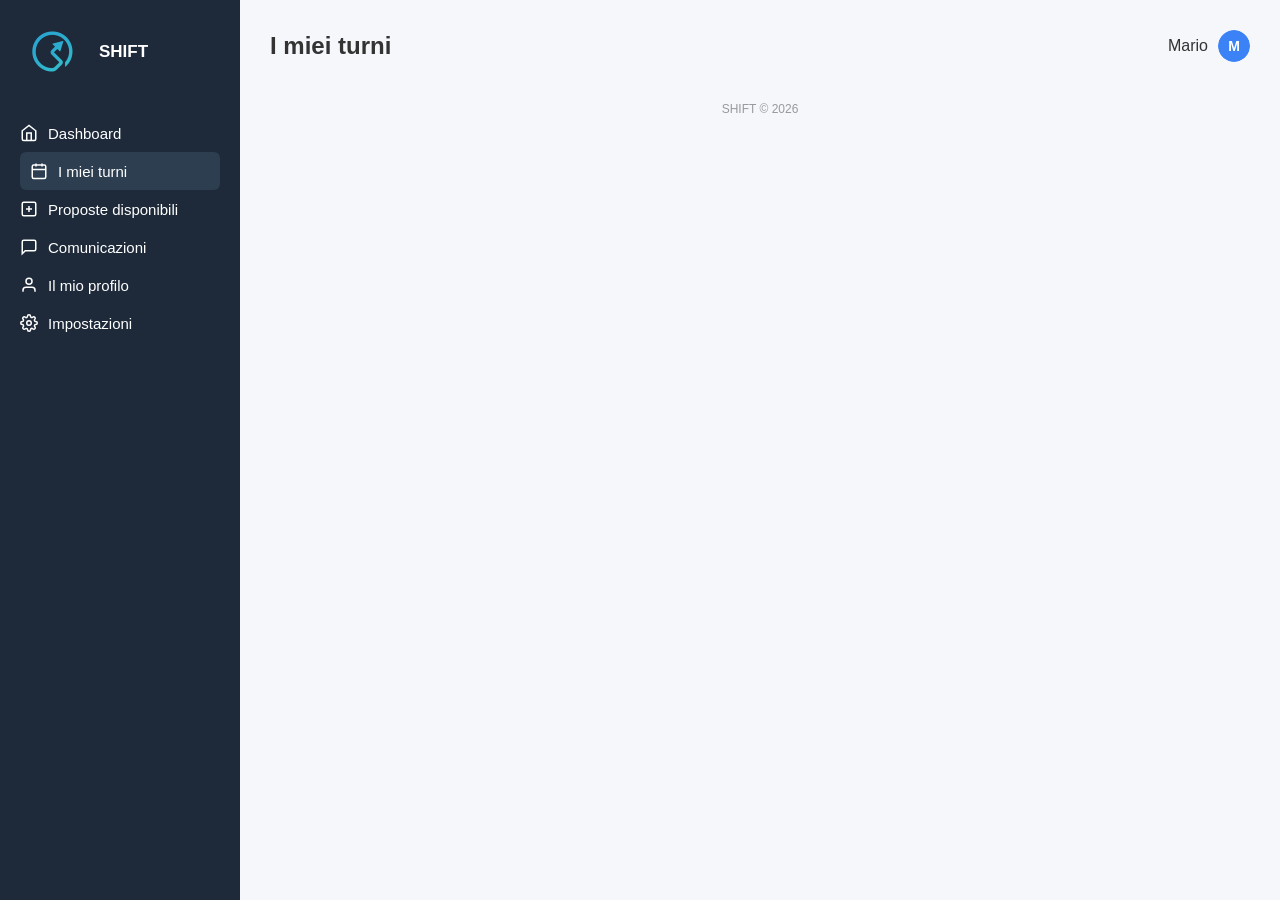
<file: users/i_miei_turni.html>
<!DOCTYPE html>
<html lang="it">
<head>
  <meta charset="UTF-8" />
  <meta name="viewport" content="width=device-width, initial-scale=1.0" />
  <title>I miei turni – SHIFT</title>
  <link rel="stylesheet" href="../style.css" />
</head>
<body>

  <aside class="sidebar">
    <div class="logo">
      <img src="../assets/logo.png" alt="SHIFT" width="48" height="48" style="border-radius: 12px;" />
      <h2>SHIFT</h2>
    </div>
    <nav class="nav">
      <a href="index.html">
        <svg width="18" height="18" viewBox="0 0 24 24" fill="none" stroke="currentColor" stroke-width="2">
          <path d="M3 9l9-7 9 7v11a2 2 0 0 1-2 2H5a2 2 0 0 1-2-2z"/>
          <polyline points="9 22 9 12 15 12 15 22"/>
        </svg>
        Dashboard
      </a>
      <a href="i_miei_turni.html" class="active">
        <svg width="18" height="18" viewBox="0 0 24 24" fill="none" stroke="currentColor" stroke-width="2">
          <rect x="3" y="4" width="18" height="18" rx="2" ry="2"/>
          <line x1="16" y1="2" x2="16" y2="6"/>
          <line x1="8" y1="2" x2="8" y2="6"/>
          <line x1="3" y1="10" x2="21" y2="10"/>
        </svg>
        I miei turni
      </a>
      <a href="proposte_disponibili.html">
        <svg width="18" height="18" viewBox="0 0 24 24" fill="none" stroke="currentColor" stroke-width="2">
          <rect x="3" y="3" width="18" height="18" rx="2" ry="2"/>
          <line x1="12" y1="8" x2="12" y2="16"/>
          <line x1="8" y1="12" x2="16" y2="12"/>
        </svg>
        Proposte disponibili
      </a>
      <a href="comunicazioni.html">
        <svg width="18" height="18" viewBox="0 0 24 24" fill="none" stroke="currentColor" stroke-width="2">
          <path d="M21 15a2 2 0 0 1-2 2H7l-4 4V5a2 2 0 0 1 2-2h14a2 2 0 0 1 2 2z"/>
        </svg>
        Comunicazioni
      </a>
      <a href="profilo.html">
        <svg width="18" height="18" viewBox="0 0 24 24" fill="none" stroke="currentColor" stroke-width="2">
          <path d="M20 21v-2a4 4 0 0 0-4-4H8a4 4 0 0 0-4 4v2"/>
          <circle cx="12" cy="7" r="4"/>
        </svg>
        Il mio profilo
      </a>
      <a href="impostazioni.html">
        <svg width="18" height="18" viewBox="0 0 24 24" fill="none" stroke="currentColor" stroke-width="2">
          <circle cx="12" cy="12" r="3"/>
          <path d="M19.4 15a1.65 1.65 0 0 0 .33 1.82l.06.06a2 2 0 0 1 0 2.83 2 2 0 0 1-2.83 0l-.06-.06a1.65 1.65 0 0 0-1.82-.33 1.65 1.65 0 0 0-1 1.51V21a2 2 0 0 1-2 2 2 2 0 0 1-2-2v-.09A1.65 1.65 0 0 0 9 19.4a1.65 1.65 0 0 0-1.82.33l-.06.06a2 2 0 0 1-2.83 0 2 2 0 0 1 0-2.83l.06-.06A1.65 1.65 0 0 0 4.6 15a1.65 1.65 0 0 0-1.51-1H3a2 2 0 0 1-2-2 2 2 0 0 1 2-2h.09A1.65 1.65 0 0 0 4.6 9a1.65 1.65 0 0 0-.33-1.82l-.06-.06a2 2 0 0 1 0-2.83 2 2 0 0 1 2.83 0l.06.06A1.65 1.65 0 0 0 9 4.6a1.65 1.65 0 0 0 1-1.51V3a2 2 0 0 1 2-2 2 2 0 0 1 2 2v.09a1.65 1.65 0 0 0 1 1.51 1.65 1.65 0 0 0 1.82-.33l.06-.06a2 2 0 0 1 2.83 0 2 2 0 0 1 0 2.83l-.06.06a1.65 1.65 0 0 0-.33 1.82V9a1.65 1.65 0 0 0 1.51 1H21a2 2 0 0 1 2 2 2 2 0 0 1-2 2h-.09a1.65 1.65 0 0 0-1.51 1z"/>
        </svg>
        Impostazioni
      </a>
    </nav>
  </aside>

  <div class="main">
    <header class="header">
      <h1>I miei turni</h1>
      <div class="user-menu">
        <span class="username">Mario</span>
        <svg width="32" height="32" viewBox="0 0 32 32" style="border-radius:50%">
          <circle cx="16" cy="16" r="16" fill="#3b82f6"/>
          <text x="16" y="21" text-anchor="middle" fill="white" font-size="14" font-weight="bold">M</text>
        </svg>
      </div>
    </header>

    <section class="content">
      <!-- CONTENUTO DA INSERIRE -->
    </section>

    <footer class="footer">SHIFT © 2026</footer>
  </div>

</body>
</html>
</file>
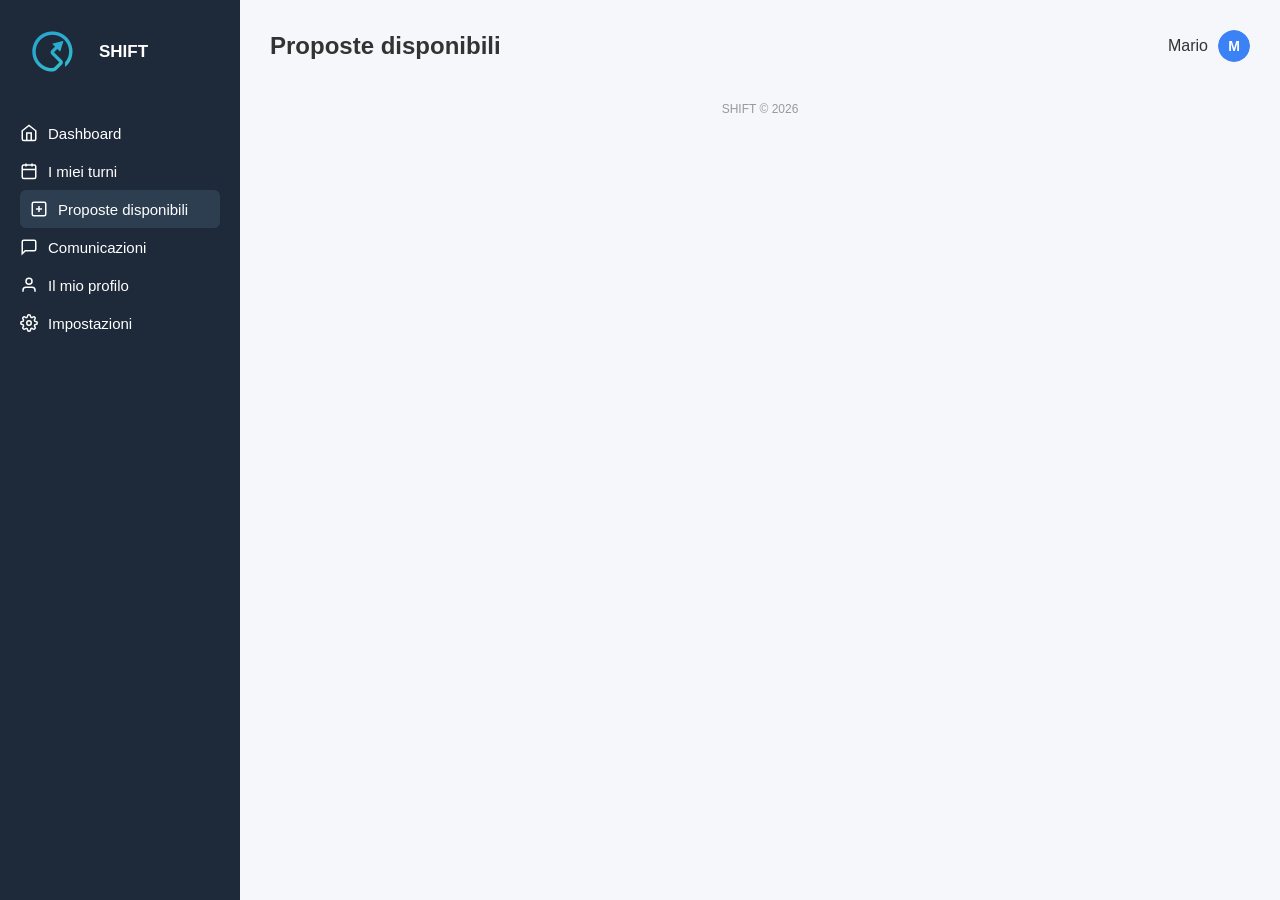
<file: users/proposte_disponibili.html>
<!DOCTYPE html>
<html lang="it">
<head>
  <meta charset="UTF-8" />
  <meta name="viewport" content="width=device-width, initial-scale=1.0" />
  <title>Proposte disponibili – SHIFT</title>
  <link rel="stylesheet" href="../style.css" />
</head>
<body>

  <aside class="sidebar">
    <div class="logo">
      <img src="../assets/logo.png" alt="SHIFT" width="48" height="48" style="border-radius: 12px;" />
      <h2>SHIFT</h2>
    </div>
    <nav class="nav">
      <a href="index.html">
        <svg width="18" height="18" viewBox="0 0 24 24" fill="none" stroke="currentColor" stroke-width="2">
          <path d="M3 9l9-7 9 7v11a2 2 0 0 1-2 2H5a2 2 0 0 1-2-2z"/>
          <polyline points="9 22 9 12 15 12 15 22"/>
        </svg>
        Dashboard
      </a>
      <a href="i_miei_turni.html">
        <svg width="18" height="18" viewBox="0 0 24 24" fill="none" stroke="currentColor" stroke-width="2">
          <rect x="3" y="4" width="18" height="18" rx="2" ry="2"/>
          <line x1="16" y1="2" x2="16" y2="6"/>
          <line x1="8" y1="2" x2="8" y2="6"/>
          <line x1="3" y1="10" x2="21" y2="10"/>
        </svg>
        I miei turni
      </a>
      <a href="proposte_disponibili.html" class="active">
        <svg width="18" height="18" viewBox="0 0 24 24" fill="none" stroke="currentColor" stroke-width="2">
          <rect x="3" y="3" width="18" height="18" rx="2" ry="2"/>
          <line x1="12" y1="8" x2="12" y2="16"/>
          <line x1="8" y1="12" x2="16" y2="12"/>
        </svg>
        Proposte disponibili
      </a>
      <a href="comunicazioni.html">
        <svg width="18" height="18" viewBox="0 0 24 24" fill="none" stroke="currentColor" stroke-width="2">
          <path d="M21 15a2 2 0 0 1-2 2H7l-4 4V5a2 2 0 0 1 2-2h14a2 2 0 0 1 2 2z"/>
        </svg>
        Comunicazioni
      </a>
      <a href="profilo.html">
        <svg width="18" height="18" viewBox="0 0 24 24" fill="none" stroke="currentColor" stroke-width="2">
          <path d="M20 21v-2a4 4 0 0 0-4-4H8a4 4 0 0 0-4 4v2"/>
          <circle cx="12" cy="7" r="4"/>
        </svg>
        Il mio profilo
      </a>
      <a href="impostazioni.html">
        <svg width="18" height="18" viewBox="0 0 24 24" fill="none" stroke="currentColor" stroke-width="2">
          <circle cx="12" cy="12" r="3"/>
          <path d="M19.4 15a1.65 1.65 0 0 0 .33 1.82l.06.06a2 2 0 0 1 0 2.83 2 2 0 0 1-2.83 0l-.06-.06a1.65 1.65 0 0 0-1.82-.33 1.65 1.65 0 0 0-1 1.51V21a2 2 0 0 1-2 2 2 2 0 0 1-2-2v-.09A1.65 1.65 0 0 0 9 19.4a1.65 1.65 0 0 0-1.82.33l-.06.06a2 2 0 0 1-2.83 0 2 2 0 0 1 0-2.83l.06-.06A1.65 1.65 0 0 0 4.6 15a1.65 1.65 0 0 0-1.51-1H3a2 2 0 0 1-2-2 2 2 0 0 1 2-2h.09A1.65 1.65 0 0 0 4.6 9a1.65 1.65 0 0 0-.33-1.82l-.06-.06a2 2 0 0 1 0-2.83 2 2 0 0 1 2.83 0l.06.06A1.65 1.65 0 0 0 9 4.6a1.65 1.65 0 0 0 1-1.51V3a2 2 0 0 1 2-2 2 2 0 0 1 2 2v.09a1.65 1.65 0 0 0 1 1.51 1.65 1.65 0 0 0 1.82-.33l.06-.06a2 2 0 0 1 2.83 0 2 2 0 0 1 0 2.83l-.06.06a1.65 1.65 0 0 0-.33 1.82V9a1.65 1.65 0 0 0 1.51 1H21a2 2 0 0 1 2 2 2 2 0 0 1-2 2h-.09a1.65 1.65 0 0 0-1.51 1z"/>
        </svg>
        Impostazioni
      </a>
    </nav>
  </aside>

  <div class="main">
    <header class="header">
      <h1>Proposte disponibili</h1>
      <div class="user-menu">
        <span class="username">Mario</span>
        <svg width="32" height="32" viewBox="0 0 32 32" style="border-radius:50%">
          <circle cx="16" cy="16" r="16" fill="#3b82f6"/>
          <text x="16" y="21" text-anchor="middle" fill="white" font-size="14" font-weight="bold">M</text>
        </svg>
      </div>
    </header>

    <section class="content">
      <!-- CONTENUTO DA INSERIRE -->
    </section>

    <footer class="footer">SHIFT © 2026</footer>
  </div>

</body>
</html>
</file>
<file: style.css>
/* --------------------------------------------------
   RESET BASE
-------------------------------------------------- */
* {
  margin: 0;
  padding: 0;
  box-sizing: border-box;
}

body {
  font-family: 'Segoe UI', sans-serif;
  background-color: #f5f7fa;
  color: #333;
  display: flex;
}

/* --------------------------------------------------
   SIDEBAR
-------------------------------------------------- */
.sidebar {
  width: 240px;
  background-color: #1e2a3a;
  color: white;
  padding: 20px;
  height: 100vh;
}

.logo {
  display: flex;
  align-items: center;
  gap: 15px;
  margin-bottom: 30px;
}

.logo img {
  width: 64px;
  height: 64px;
}

.logo h2 {
  font-size: 17px;
  font-weight: bold;
}

.nav a {
  display: flex;
  align-items: center;
  gap: 10px;
  color: white;
  text-decoration: none;
  padding: 10px 0;
  font-size: 15px;
}

.nav a.active {
  background-color: #2c3e50;
  border-radius: 6px;
  padding-left: 10px;
}

.nav img {
  width: 18px;
  height: 18px;
}

/* --------------------------------------------------
   MAIN CONTENT
-------------------------------------------------- */
.main {
  flex: 1;
  padding: 30px;
}

/* --------------------------------------------------
   HEADER
-------------------------------------------------- */
.header {
  display: flex;
  justify-content: space-between;
  align-items: center;
  margin-bottom: 30px;
}

.header h1 {
  font-size: 24px;
}

.user-menu {
  display: flex;
  align-items: center;
  gap: 10px;
}

.user-menu img {
  width: 32px;
  height: 32px;
  border-radius: 50%;
}

/* --------------------------------------------------
   GENERIC BUTTONS
-------------------------------------------------- */
.primary {
  background-color: #3b82f6;
  color: white;
  padding: 12px 20px;
  border: none;
  border-radius: 8px;
  font-size: 15px;
  cursor: pointer;
  display: inline-flex;
  align-items: center;
  gap: 8px;
  margin-bottom: 20px;
}

.primary span {
  font-size: 20px;
  font-weight: bold;
}

/* Pulsante compatto (per PrestO) */
.primary.small {
  font-size: 0.8rem;
  padding: 6px 12px;
  margin-left: auto;
  margin-right: 1rem;
  background-color: #3b82f6;
  color: white;
  border: none;
  border-radius: 6px;
  cursor: pointer;
}

/* --------------------------------------------------
   CARDS (Dashboard + Reparti)
-------------------------------------------------- */
.cards {
  display: flex;
  gap: 20px;
  margin-bottom: 30px;
}

.card {
  flex: 1;
  padding: 20px;
  border-radius: 10px;
  color: white;
  display: flex;
  flex-direction: column;
  align-items: flex-start;
  gap: 10px;
}

.card img {
  width: 24px;
  height: 24px;
}

.card h3 {
  font-size: 16px;
}

.card .value {
  font-size: 32px;
  font-weight: bold;
}

/* COLORI CARD */
.card.blue,
.proposal-card.blue {
  background: #3b82f6;
  color: #fff;
}

.card.green,
.proposal-card.green {
  background: #10b981;
  color: #fff;
}

.card.purple,
.proposal-card.purple {
  background: #8b5cf6;
  color: #fff;
}

/* --------------------------------------------------
   PANELS
-------------------------------------------------- */
.grid {
  display: flex;
  gap: 20px;
}

.panel {
  flex: 1;
  background-color: white;
  border: 1px solid #ddd;
  border-radius: 10px;
  padding: 20px;
}

.panel h2 {
  font-size: 18px;
  margin-bottom: 10px;
}

.panel-content {
  font-size: 14px;
  color: #555;
}

/* --------------------------------------------------
   TABELLA PERSONALE DISPONIBILE
-------------------------------------------------- */
.table.workers-table {
  width: 100%;
  border-collapse: collapse;
}

.table.workers-table th,
.table.workers-table td {
  padding: 0.75rem 1rem;
  text-align: left;
}

.table.workers-table thead {
  background: #f3f4f6;
}

.table.workers-table tbody tr:nth-child(even) {
  background: #f9fafb;
}

/* Badge disponibilità */
.badge {
  padding: 4px 10px;
  border-radius: 6px;
  font-size: 13px;
  color: white;
}

.badge.green {
  background: #10b981;
}

.badge.yellow {
  background: #facc15;
  color: #333;
}

/* --------------------------------------------------
   PROPOSTE DI LAVORO – CARD
-------------------------------------------------- */
.proposal-list {
  display: flex;
  flex-wrap: wrap;
  gap: 20px;
  margin-top: 20px;
}

.proposal-card {
  flex: 1 1 calc(33.333% - 20px);
  min-width: 260px;
  display: flex;
  align-items: center;
  background: white;
  border-radius: 10px;
  padding: 1rem;
  box-shadow: 0 2px 6px rgba(0,0,0,0.05);
  border-left: 6px solid transparent;
  height: 140px;
}

.proposal-card.blue { border-left-color: #3b82f6; }
.proposal-card.green { border-left-color: #10b981; }
.proposal-card.purple { border-left-color: #8b5cf6; }

.proposal-icon {
  font-size: 2rem;
  margin-right: 1rem;
}

.proposal-info {
  flex: 1;
}

.proposal-info h3 {
  margin: 0;
  font-size: 1.1rem;
}

.proposal-info p {
  margin: 0.2rem 0;
  color: #555;
}

.status {
  font-size: 0.9rem;
  color: #777;
}

.proposal-arrow {
  margin-left: auto;
  font-size: 1.5rem;
  color: #ccc;
}

/* --------------------------------------------------
   PROPOSTE – ANTEPRIMA CANDIDATI
-------------------------------------------------- */
.proposal-preview {
  margin-top: 10px;
  display: flex;
  gap: 12px;
  align-items: center;
}

.preview-person {
  display: flex;
  align-items: center;
  gap: 6px;
}

.preview-avatar {
  width: 28px;
  height: 28px;
  border-radius: 50%;
  object-fit: cover;
  border: 2px solid #fff;
  box-shadow: 0 1px 3px rgba(0,0,0,0.15);
}

.preview-name {
  font-size: 0.85rem;
  color: #444;
  font-weight: 500;
}

/* --------------------------------------------------
   COMUNICAZIONI – MESSAGGI
-------------------------------------------------- */
.message-list {
  display: flex;
  flex-direction: column;
  gap: 16px;
}

.message-card {
  display: flex;
  align-items: center;
  background: white;
  border-radius: 10px;
  padding: 1rem;
  box-shadow: 0 2px 6px rgba(0,0,0,0.05);
  border-left: 6px solid transparent;
}

.message-card.blue { border-left-color: #3b82f6; }
.message-card.gray { border-left-color: #ccc; }
.message-card.bell { border-left-color: #60a5fa; }

.message-avatar {
  width: 36px;
  height: 36px;
  border-radius: 50%;
  object-fit: cover;
  margin-right: 1rem;
}

.bell-icon {
  font-size: 1.8rem;
  margin-right: 1rem;
}

.message-info {
  flex: 1;
}

.message-info h3 {
  margin: 0;
  font-size: 1rem;
  font-weight: 600;
}

.message-info p {
  margin: 0.2rem 0;
  color: #555;
  font-size: 0.9rem;
}

.timestamp {
  font-size: 0.8rem;
  color: #777;
}

.message-arrow {
  font-size: 1.5rem;
  color: #ccc;
  margin-left: 1rem;
}

.badge.gray {
  background: #e5e7eb;
  color: #333;
  padding: 4px 8px;
  border-radius: 6px;
  font-size: 0.75rem;
  margin-left: 10px;
}

/* --------------------------------------------------
   FOOTER
-------------------------------------------------- */
.footer {
  margin-top: 40px;
  font-size: 12px;
  color: #999;
  text-align: center;
}

/* --------------------------------------------------
   LOGIN PAGE
-------------------------------------------------- */
.login-page {
  display: flex;
  justify-content: center;
  align-items: center;
  height: 100vh;
  background-color: #f5f7fa;
}

.login-container {
  background: white;
  padding: 40px;
  border-radius: 12px;
  width: 350px;
  text-align: center;
  box-shadow: 0 4px 20px rgba(0,0,0,0.1);
}

.logo-shift {
  width: 300px;
  margin-bottom: 20px;
}

.login-title {
  font-size: 18px;
  margin-bottom: 20px;
  color: #333;
}

.login-form {
  display: flex;
  flex-direction: column;
  gap: 15px;
}

.login-form label {
  text-align: left;
  font-size: 14px;
  color: #444;
}

.login-form input {
  padding: 10px;
  border: 1px solid #ccc;
  border-radius: 6px;
  font-size: 14px;
}

.login-button {
  margin-top: 10px;
  padding: 12px;
  background-color: #3498db;
  color: white;
  border: none;
  border-radius: 6px;
  font-size: 16px;
  cursor: pointer;
}

.login-button:hover {
  background-color: #2980b9;
}

.login-note {
  margin-top: 20px;
  font-size: 12px;
  color: #777;
}
</file>
